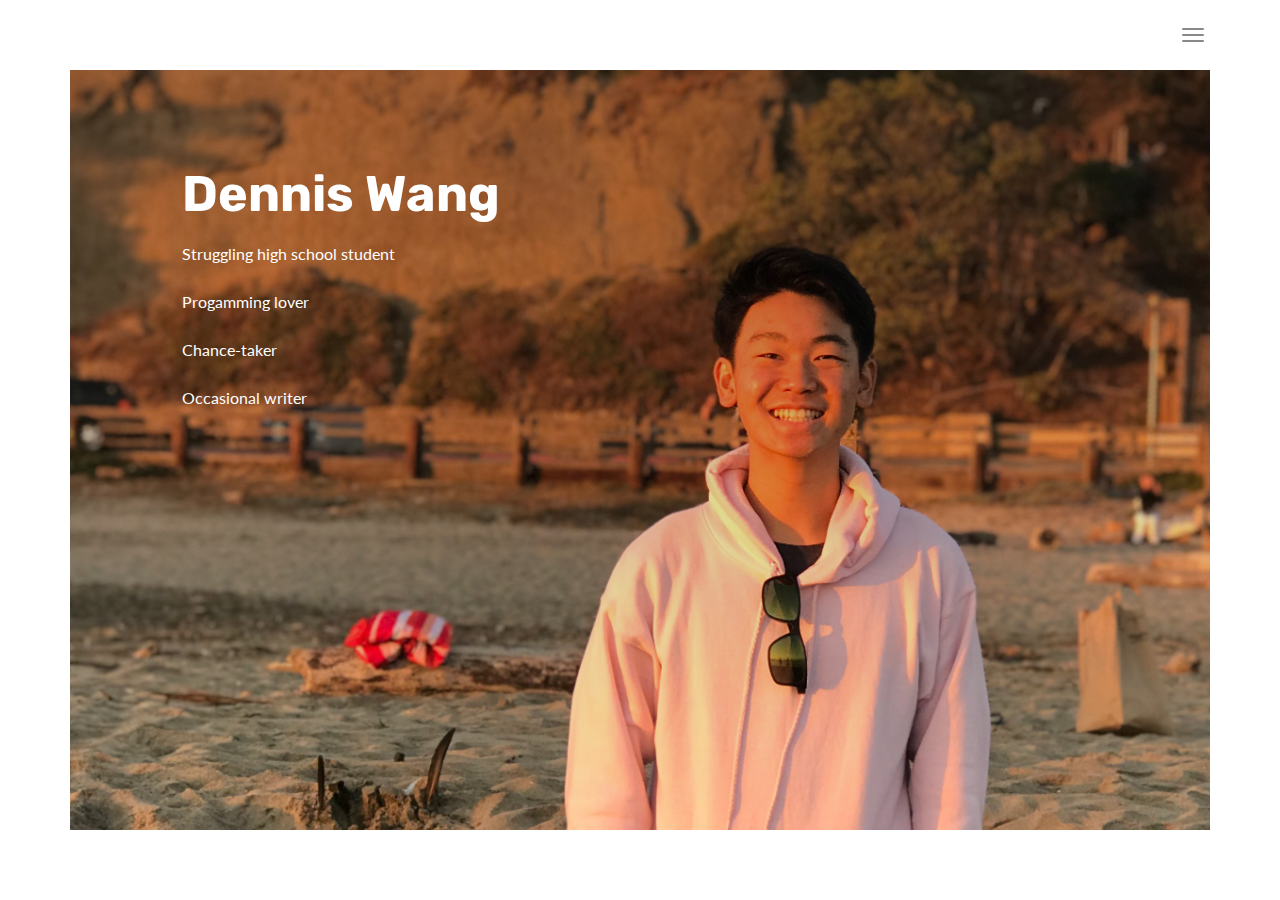
<file: index.html>
<!DOCTYPE html>
<html lang="en">

<head>
  <meta charset="UTF-8">
  <meta content="IE=edge" http-equiv="X-UA-Compatible">
  <meta content="width=device-width,initial-scale=1" name="viewport">
  <meta content="description" name="description">
  <meta name="google" content="notranslate" />

  <!-- Disable tap highlight on IE -->
  <meta name="msapplication-tap-highlight" content="no">
  
  <title>Home</title>  

<link href="./orig/main.3da94fde.css" rel="stylesheet"></head>

<body>

 <!-- Add your content of header -->
<header>
  <nav class="navbar navbar-fixed-top navbar-default">
    <div class="container">
        <button type="button" class="navbar-toggle">
          <span class="sr-only">Toggle navigation</span>
          <span class="icon-bar"></span>
          <span class="icon-bar"></span>
          <span class="icon-bar"></span>
        </button>
        
      <nav class="navbar-fullscreen" id="navbar-middle">
        <button type="button" class="close" aria-label="Close"><span aria-hidden="true">&times;</span></button>
        <ul class="navbar-fullscreen-links">
          <li><a href="./index.html" title="">Home</a></li>
          <li><a href="./about.html" title="">About me</a></li>
          <li><a href="./project.html" title="">Projects</a></li>
          <li><a href="./pictures.html" title="">Pictures</a></li>
          <!--
          <li><a href="./blog.html" title="">Blog</a></li>
        -->
        </ul>

        <div class="footer-container">
           
          <p><small>© Dennis Wang</small></p>
          <p class="footer-share-icons">
              <a href="https://www.facebook.com/dennis.wang.1293" class="fa-icon" title="">
                  <i class="fa fa-facebook" aria-hidden="true"></i>
              </a>
              <a href="https://www.instagram.com/dwangman/" class="fa-icon" title="">
                  <i class="fa fa-instagram" aria-hidden="true"></i>
              </a>
              
              
              <a href="https://www.linkedin.com/in/denniswang123" class = "fa-icon" title="">
                  <i class="fa fa-linkedin" aria-hidden="true"></i>
              </a>
          </p>
                       
        </div>


      </nav> 
    
    </div>
  </nav>
</header>

  
<div class="hero-full-container background-image-container white-text-container" style="background-image:url('./assets/main/Dennis-home.jpg'); background-position: 0% 25%; background-size: 125%">
  <div class="overlay-gradient"></div>
  <div class="container">
    <div class="row">
      <div class="col-xs-12 col-md-7 col-md-offset-1">
        <div class="hero-full-wrapper">
          <div class="text-content">
            <h1>Dennis Wang</h1>
            <p>Struggling high school student</p>
            <p>Progamming lover</p>
            <p>Chance-taker</p>
            <p>Occasional writer</p>
          </div>
        </div>
      </div>
    </div>
  </div>
</div>

<script>
  document.addEventListener("DOMContentLoaded", function (event) {
    navbarFixedTopAnimation();
    closeMenuBeforeGoingToPage();
  });
</script>

<script>
    document.addEventListener("DOMContentLoaded", function (event) {
      navbarToggleSidebar();
      closeMenuBeforeGoingToPage();
      navActivePage();
    });
</script>
 <script type="text/javascript" src="./orig/main.4c6e144e.js"></script></body>

</html>
</file>
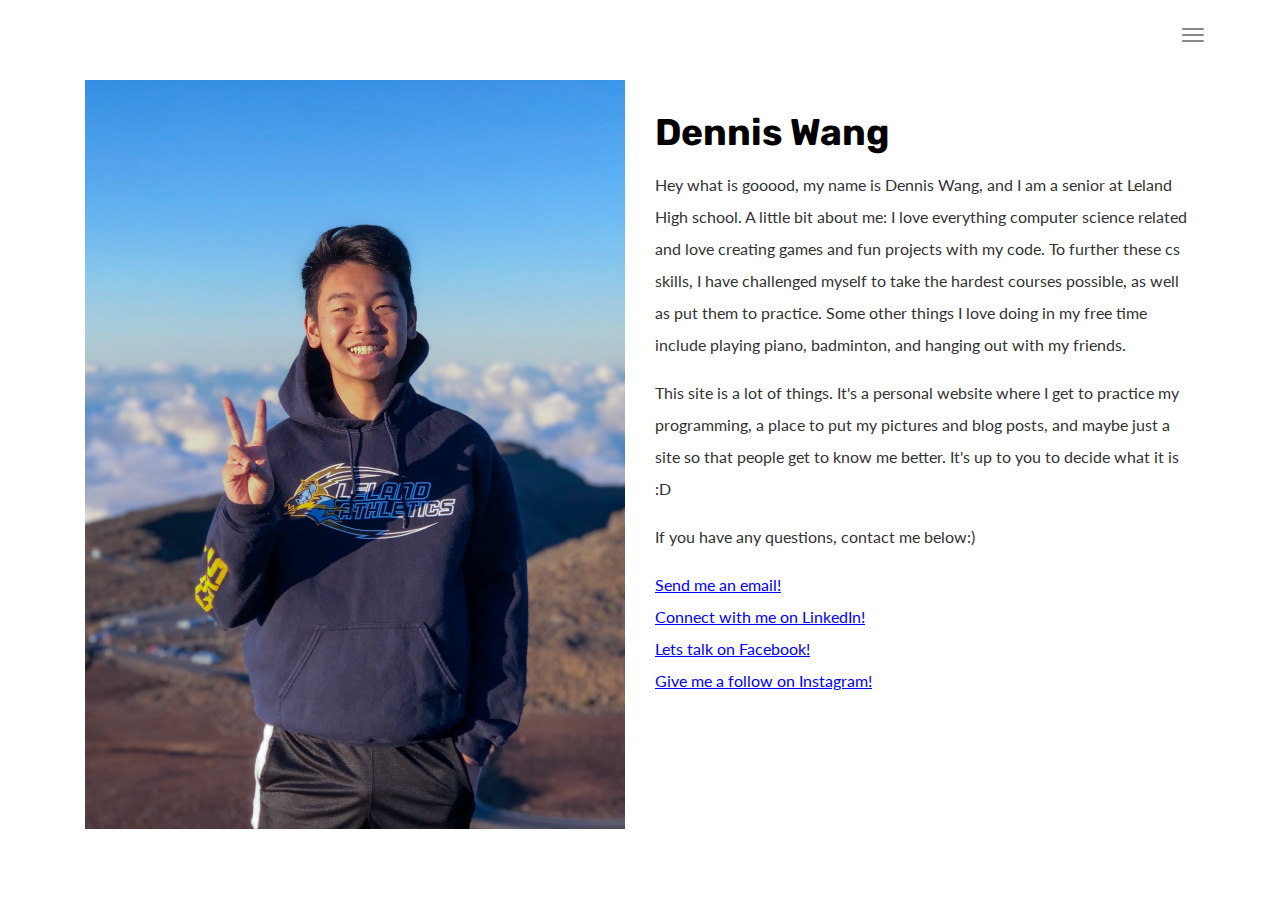
<file: about.html>
<!DOCTYPE html>
<html lang="en">

<head>
  <meta charset="UTF-8">
  <meta content="IE=edge" http-equiv="X-UA-Compatible">
  <meta content="width=device-width,initial-scale=1" name="viewport">
  <meta content="description" name="description">
  <meta name="google" content="notranslate" />

  <!-- Disable tap highlight on IE -->
  <meta name="msapplication-tap-highlight" content="no">
  

  
  <title>About me</title>  

<link href="./orig/main.3da94fde.css" rel="stylesheet"></head>

<body>

<!-- Add your content of header -->

<header>
  <nav class="navbar navbar-fixed-top navbar-default">
    <div class="container">
        <button type="button" class="navbar-toggle">
          <span class="sr-only">Toggle navigation</span>
          <span class="icon-bar"></span>
          <span class="icon-bar"></span>
          <span class="icon-bar"></span>
        </button>
        
      <nav class="navbar-fullscreen" id="navbar-middle">
        <button type="button" class="close" aria-label="Close"><span aria-hidden="true">&times;</span></button>
        <ul class="navbar-fullscreen-links">
          <li><a href="./index.html" title="">Home</a></li>
          <li><a href="./about.html" title="">About me</a></li>
          <li><a href="./project.html" title="">Projects</a></li>
          <li><a href="./pictures.html" title="">Pictures</a></li>
          <!--
          <li><a href="./blog.html" title="">Blog</a></li>
        -->
        </ul>

        <div class="footer-container">
           
          <p><small>© Dennis Wang</small></p>
          <p class="footer-share-icons">
              <a href="https://www.facebook.com/dennis.wang.1293" class="fa-icon" title="">
                  <i class="fa fa-facebook" aria-hidden="true"></i>
              </a>
              <a href="https://www.instagram.com/dwangman/" class="fa-icon" title="">
                  <i class="fa fa-instagram" aria-hidden="true"></i>
              </a>
              
              
              <a href="https://www.linkedin.com/in/denniswang123" class = "fa-icon" title="">
                  <i class="fa fa-linkedin" aria-hidden="true"></i>
              </a>
          </p>
          </p>
                       
        </div>


      </nav> 
    
    </div>
  </nav>
</header>
<div class="section-container content-container">
    <div class="container">
        <div class="row">
            <div class="col-xs-12">
                <div class="col-md-6">
                    <img src="./assets/main/DennisAbout2.jpg" class="img-responsive" alt=""> 
                </div>
                <div class="col-md-6">
                    <h1 class="h2">Dennis Wang</h1>
                    <p>Hey what is gooood, my name is Dennis Wang, and I am a senior at Leland High school. A little bit about me: I love everything computer science related and love creating games and fun projects with my code. To further these cs skills, I have challenged myself to take the hardest courses possible, as well as put them to practice. Some other things I love doing in my free time include playing piano, badminton, and hanging out with my friends.</p>
                     
                    <p>This site is a lot of things. It's a personal website where I get to practice my programming, a place to put my pictures and blog posts, and maybe just a site so that people get to know me better. It's up to you to decide what it is :D</p>
                    <p> If you have any questions, contact me below:)</p>
                    <ul class="list-unstyled">
                        <li>
                            <a href="mailto:dennis.wangdot@gmail.com" title="" class="link-like-text"><font color="blue"><u>Send me an email!</u></font></a>
                        </li>
                        <li>
                            <a href="https://www.linkedin.com/in/denniswang123"> <font color="blue"><u>Connect with me on LinkedIn!</u></font></a>
                        </li>
                        <li>
                            <a href="https://www.facebook.com/dennis.wang1293"><font color="blue"><u>Lets talk on Facebook!</u></font></a>
                        </li>
                        <li>
                            <a href="https://www.instagram.com/dwangman/"><font color="blue"><u>Give me a follow on Instagram!</u></font></a>
                        </li>
                    </ul>
                </div>
            </div>
        </div>
    </div>
</div>




<script>
    document.addEventListener("DOMContentLoaded", function (event) {
      navbarToggleSidebar();
      closeMenuBeforeGoingToPage();
      navActivePage();
    });
</script>
 <script type="text/javascript" src="./orig/main.4c6e144e.js"></script></body>

</html>
</file>
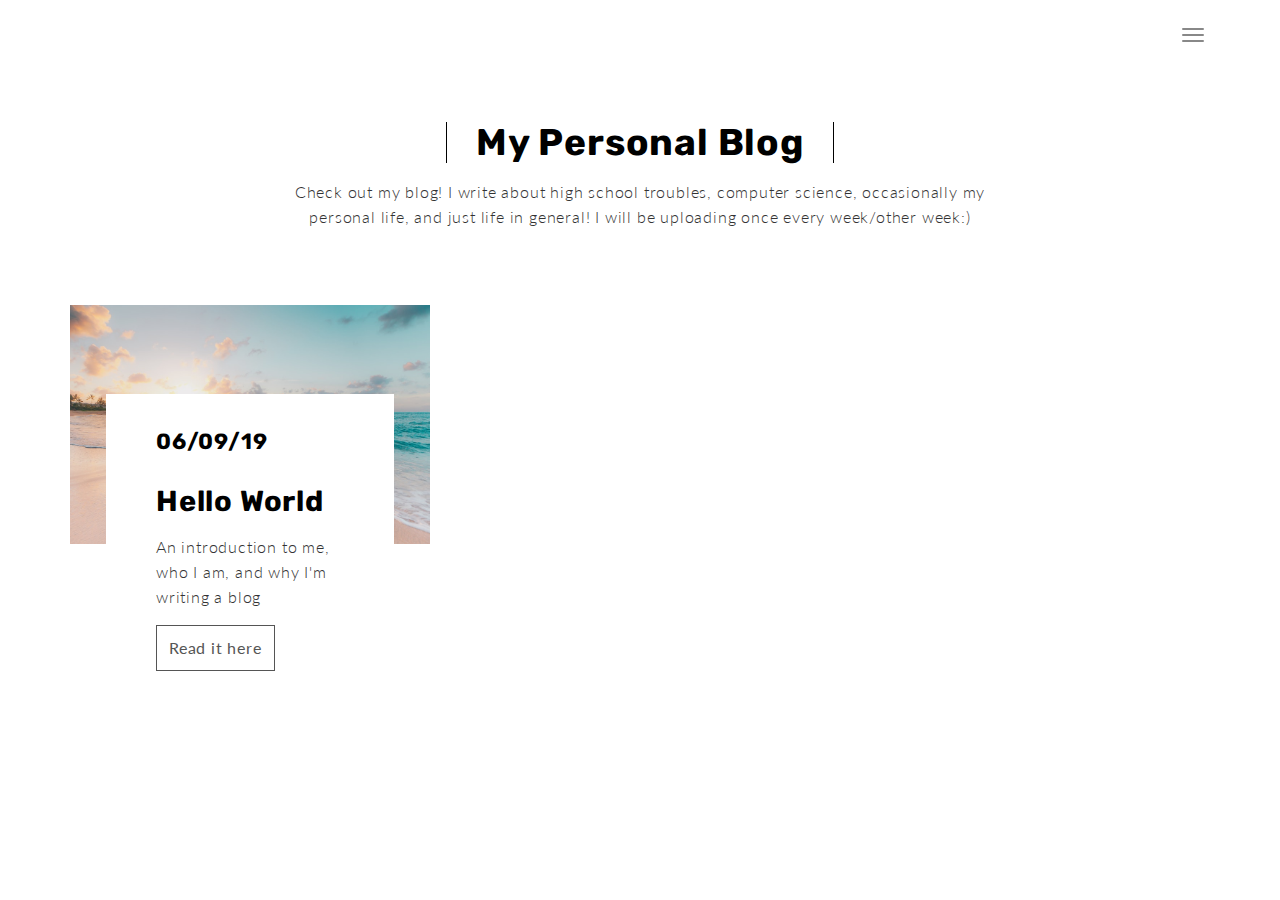
<file: blog.html>
<!DOCTYPE html>
<html lang="en">

<head>
  <meta charset="UTF-8">
  <meta content="IE=edge" http-equiv="X-UA-Compatible">
  <meta content="width=device-width,initial-scale=1" name="viewport">
  <meta content="description" name="description">
  <meta name="google" content="notranslate" />
  <meta content="Mashup templates have been developped by Orson.io team" name="author">

  <!-- Disable tap highlight on IE -->
  <meta name="msapplication-tap-highlight" content="no">
  <link rel="apple-touch-icon" sizes="180x180" href="./assets/apple-icon-180x180.png">
  <link href="./assets/favicon.ico" rel="icon">
  
  <title>Blog</title>  

<link href="./blogTemp/main.3f6952e4.css" rel="stylesheet">
<link href="./orig/main.3da94fde.css" rel="stylesheet"></head>

<body>

 <!-- Add your content of header -->
<header>
  <nav class="navbar navbar-fixed-top navbar-default">
    <div class="container">
        <button type="button" class="navbar-toggle">
          <span class="sr-only">Toggle navigation</span>
          <span class="icon-bar"></span>
          <span class="icon-bar"></span>
          <span class="icon-bar"></span>
        </button>
        
      <nav class="navbar-fullscreen" id="navbar-middle">
        <button type="button" class="close" aria-label="Close"><span aria-hidden="true">&times;</span></button>
        <ul class="navbar-fullscreen-links">
          <li><a href="./index.html" title="">Home</a></li>
          <li><a href="./about.html" title="">About me</a></li>
          <li><a href="./project.html" title="">Projects</a></li>
          <li><a href="./pictures.html" title="">Pictures</a></li>
          <li><a href="./blog.html" title="">Blog</a></li>
        </ul>

        <div class="footer-container">
           
          <p><small>© Dennis Wang</small></p>
          <p class="footer-share-icons">
              <a href="https://www.facebook.com/dennis.wang.1293" class="fa-icon" title="">
                  <i class="fa fa-facebook" aria-hidden="true"></i>
              </a>
              <a href="https://www.instagram.com/dwangman/" class="fa-icon" title="">
                  <i class="fa fa-instagram" aria-hidden="true"></i>
              </a>
              
             
              <a href="https://www.linkedin.com/in/denniswang123" class = "fa-icon" title="">
                  <i class="fa fa-linkedin" aria-hidden="true"></i>
              </a>
          </p>
                       
        </div>


      </nav> 
    
    </div>
  </nav>
</header>
  

<div class="section-container">
  <div class="container">
    <div class="row">
      
      <div class="col-sm-8 col-sm-offset-2 section-container-spacer">
        <div class="text-center">
          <h1 class="h2">My Personal Blog</h1>
          <p>Check out my blog! I write about high school troubles, computer science, occasionally my personal life, and just life in general! I will be uploading once every week/other week:)</p>
        </div>
      </div>

      <div class="col-md-12">
     
      <div id="myCarousel" class="carousel slide projects-carousel">
        <!-- Carousel items -->
        <div class="carousel-inner">
            <div class="item active">
                <div class="row">
              
                    <div class="col-sm-4">
                      <a href="https://medium.com/@dennis.wangdot/hello-world-9feaa4fb8f66" title="" >
                        <img src="./assets/blog/blog1.jpg" alt="" class="img-responsive">
                      </a>
                      <div class="card-container card-container-lg">
                        <h4>06/09/19</h4>
                        <h3>Hello World</h3>
                        <p>An introduction to me, who I am, and why I'm writing a blog</p>
                        <a href="https://medium.com/@dennis.wangdot/hello-world-9feaa4fb8f66" title="" class="btn btn-default">Read it here</a>
                      </div>
                    </div>
                    
                </div>
                <!--/row-->
            </div>
          </div>
            <!--/item-->
  



    <!--/myCarousel-->
    </div>



    </div>
  </div>
</div>



<script>
  document.addEventListener("DOMContentLoaded", function (event) {
     navActivePage();
  });
</script>
<script type="text/javascript" src="./blogTemp/main.70a66962.js"></script>

<script>
  document.addEventListener("DOMContentLoaded", function (event) {
    navbarFixedTopAnimation();
    closeMenuBeforeGoingToPage();
  });
</script>

<script>
    document.addEventListener("DOMContentLoaded", function (event) {
      navbarToggleSidebar();
      closeMenuBeforeGoingToPage();
      navActivePage();
    });
</script>
 <script type="text/javascript" src="./orig/main.4c6e144e.js"></script></body>

</html>
</file>
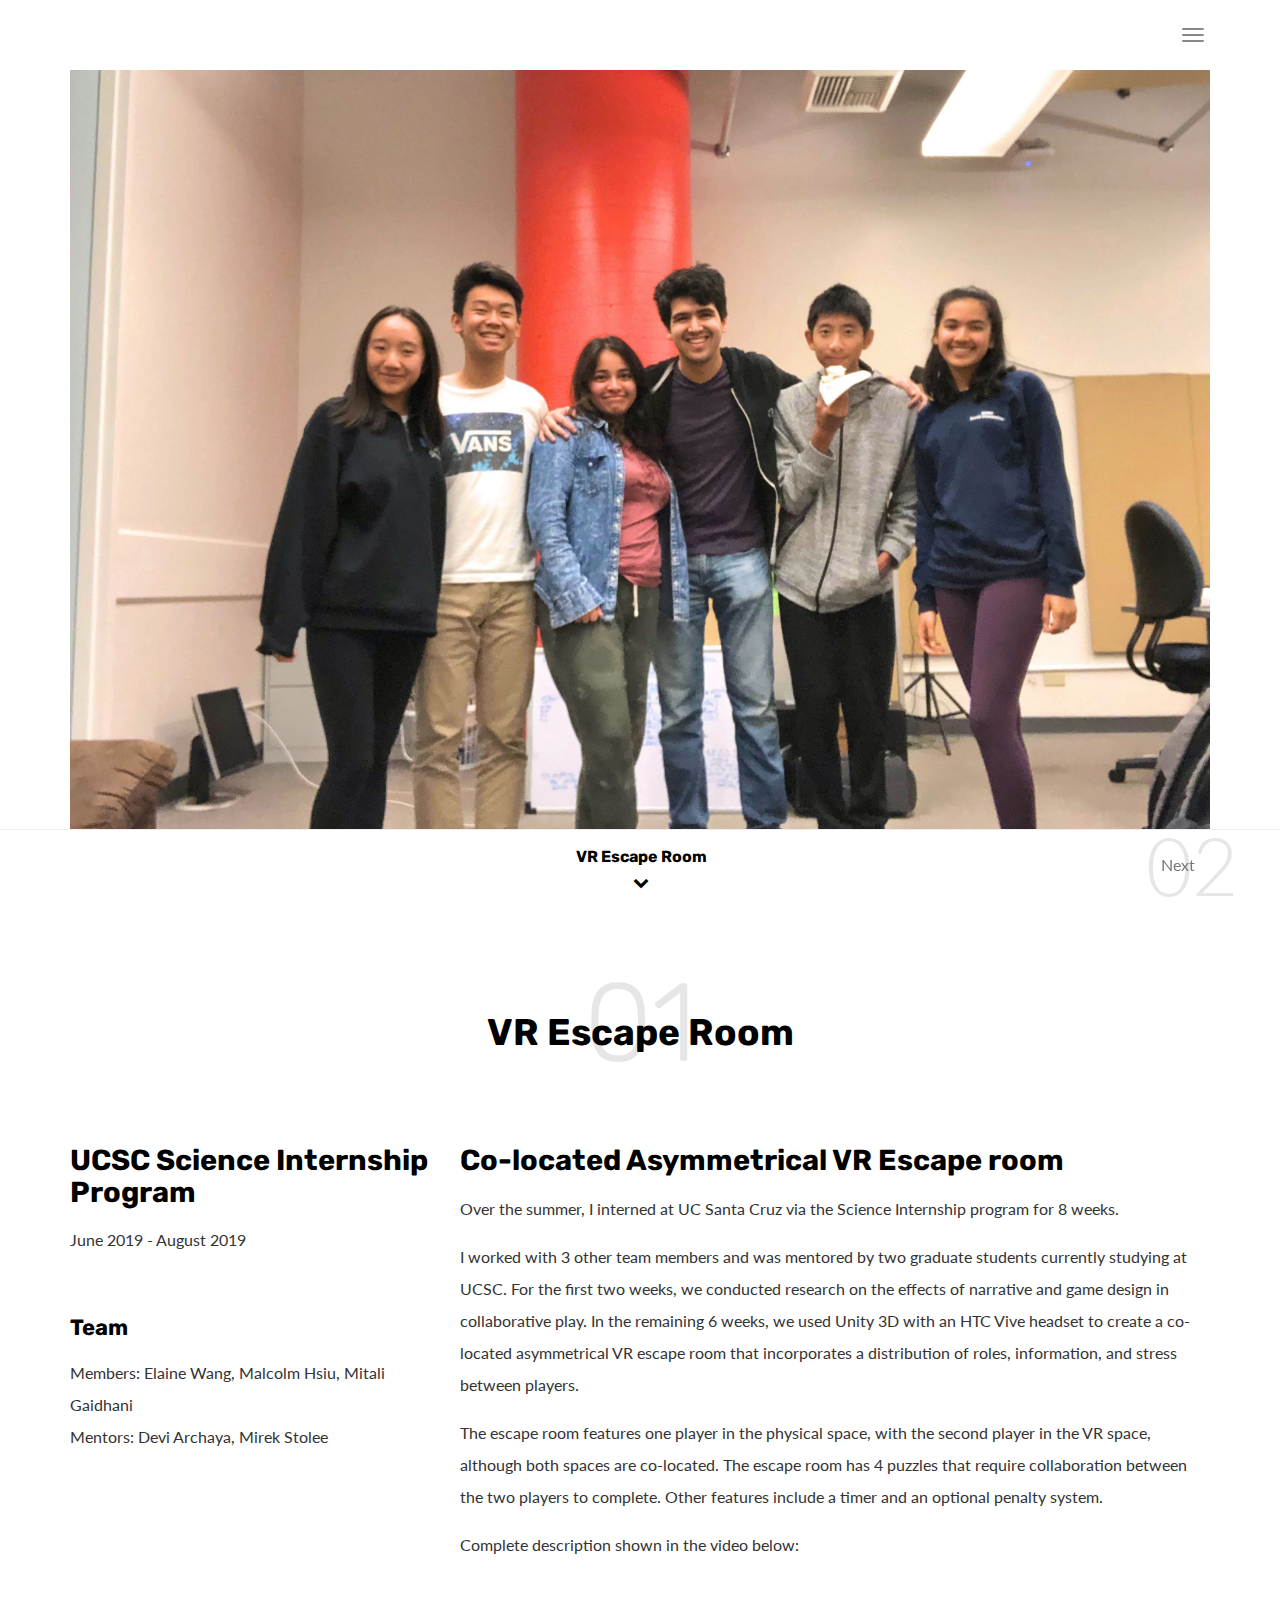
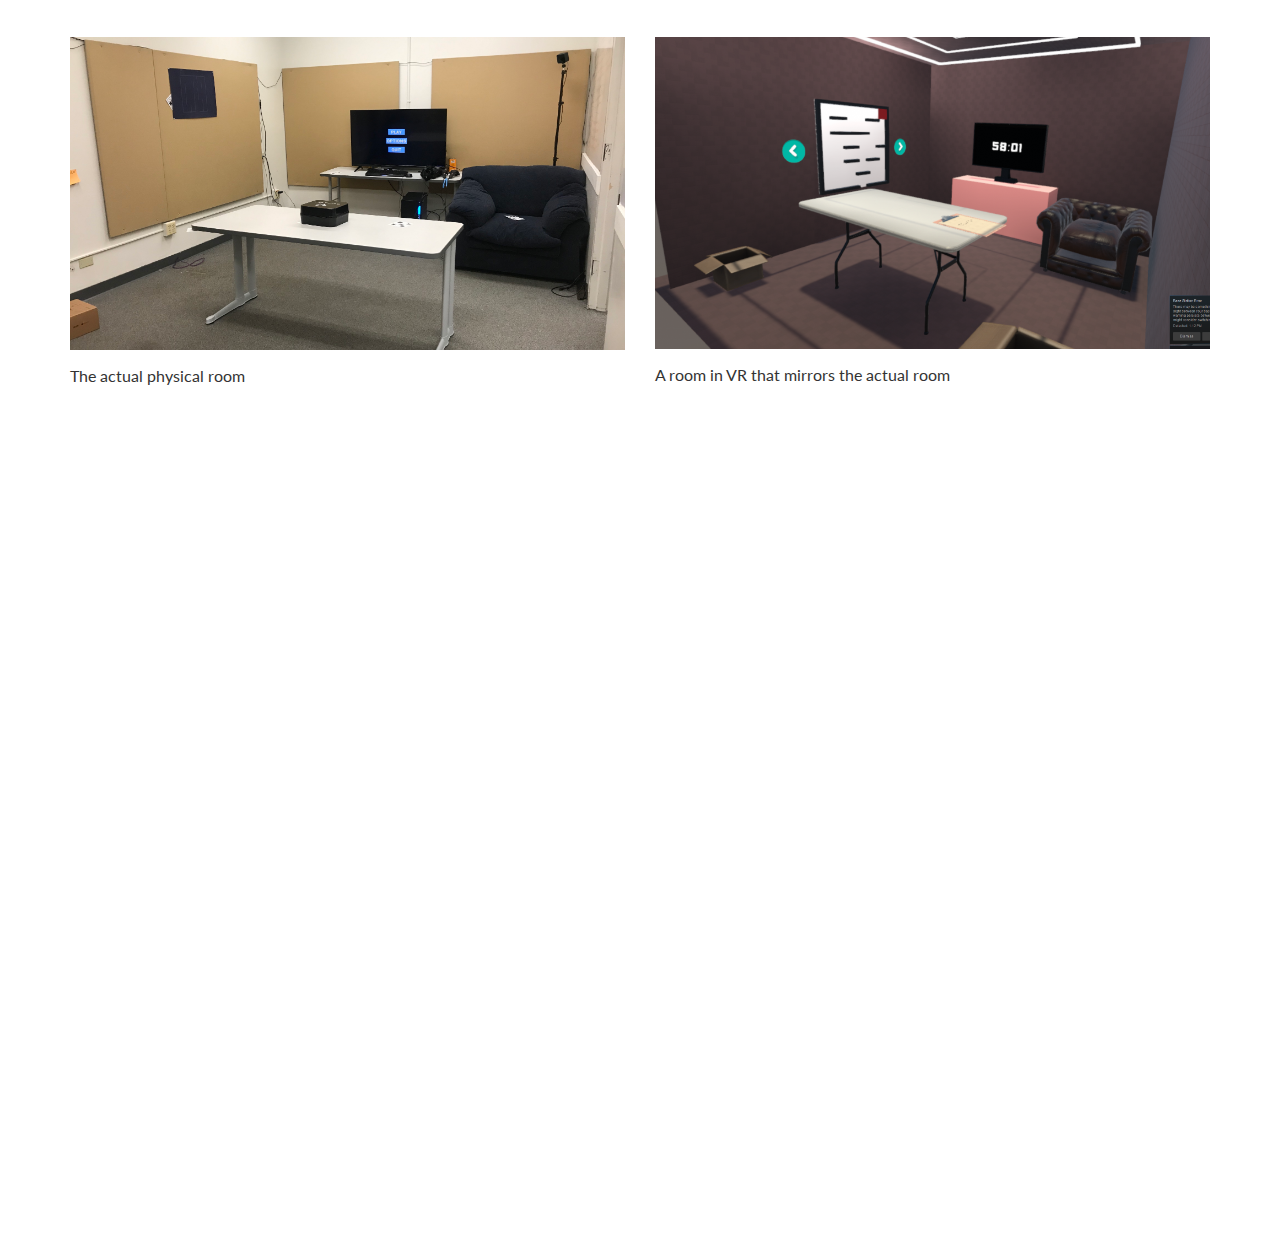
<file: project.html>
<!DOCTYPE html>
<html lang="en">

<head>
  <meta charset="UTF-8">
  <meta content="IE=edge" http-equiv="X-UA-Compatible">
  <meta content="width=device-width,initial-scale=1" name="viewport">
  <meta content="description" name="description">
  <meta name="google" content="notranslate" />
  <meta content="Mashup templates have been developped by Orson.io team" name="author">

  <!-- Disable tap highlight on IE -->
  <meta name="msapplication-tap-highlight" content="no">
  
  <link rel="apple-touch-icon" sizes="180x180" href="./assets/apple-icon-180x180.png">
  <link href="./assets/favicon.ico" rel="icon">
  
  <title>Projects</title>  

<link href="./orig/main.3da94fde.css" rel="stylesheet"></head>

<body>

 <!-- Add your content of header -->

<header>
  <nav class="navbar navbar-fixed-top navbar-default">
    <div class="container">
        <button type="button" class="navbar-toggle">
          <span class="sr-only">Toggle navigation</span>
          <span class="icon-bar"></span>
          <span class="icon-bar"></span>
          <span class="icon-bar"></span>
        </button>
        
      <nav class="navbar-fullscreen" id="navbar-middle">
        <button type="button" class="close" aria-label="Close"><span aria-hidden="true">&times;</span></button>
        <ul class="navbar-fullscreen-links">
          <li><a href="./index.html" title="">Home</a></li>
          <li><a href="./about.html" title="">About me</a></li>
          <li><a href="./project.html" title="">Projects</a></li>
          <li><a href="./pictures.html" title="">Pictures</a></li>
          <!--
          <li><a href="./blog.html" title="">Blog</a></li>
        -->
        </ul>

        <div class="footer-container">
           
          <p><small>© Dennis Wang</small></p>
          <p class="footer-share-icons">
              <a href="https://www.facebook.com/dennis.wang.1293" class="fa-icon" title="">
                  <i class="fa fa-facebook" aria-hidden="true"></i>
              </a>
              <a href="https://www.instagram.com/dwangman/" class="fa-icon" title="">
                  <i class="fa fa-instagram" aria-hidden="true"></i>
              </a>
              
              
              <a href="https://www.linkedin.com/in/denniswang123" class = "fa-icon" title="">
                  <i class="fa fa-linkedin" aria-hidden="true"></i>
              </a>
          </p>
                       
        </div>


      </nav> 
    
    </div>
  </nav>
</header>

<div class="hero-full-container background-image-container white-text-container" style="background-image:url('./assets/projects/team.jpg')">
  <div class="container">
    <div class="row">
      <div class="col-xs-12">
        <div class="hero-full-wrapper">
          <div class="text-content  text-center">
          </div>
        </div>
      </div>
    </div>
  </div></div>


<div class="section-container">
  <div class="container">
    <div class="row">
      <div class="col-xs-12">
        <div class="text-center section-container-spacer">
          <h2 class="with-project-number"><span class="project-number">01</span>VR Escape Room</h2>
        </div>
        <div class="row section-container-spacer">
          <div class="col-md-4">
              <div class="section-container-spacer">
                <h3>UCSC Science Internship Program</h3>
                <p>June 2019 - August 2019</p>
              </div>

              <h4>Team</h4>
              
              <ul class="list-unstyled">
                <li>Members: Elaine Wang, Malcolm Hsiu, Mitali Gaidhani</li>
                <li>Mentors: Devi Archaya, Mirek Stolee</li>
              </ul>
          </div>
          <div class="col-md-8">
            <h3>Co-located Asymmetrical VR Escape room</h3>
            <p>Over the summer, I interned at UC Santa Cruz via the Science Internship program for 8 weeks.</p>
            <p>I worked with 3 other team members and was mentored by two graduate students currently studying at UCSC. For the first two weeks, we conducted research on the effects of narrative and game design in collaborative play. In the remaining 6 weeks, we used Unity 3D with an HTC Vive headset to create a co-located asymmetrical VR escape room that incorporates a distribution of roles, information, and stress between players.</p>
            <p>
              The escape room features one player in the physical space, with the second player in the VR space, although both spaces are co-located. The escape room has 4 puzzles that require collaboration between the two players to complete. Other features include a timer and an optional penalty system. 
            </p>
              <p>
                Complete description shown in the video below:
            </p>
          </div>
        </div>


        
        <div class="row">
            <div class="col-md-6">
            <img src="./assets/projects/actualRoom.jpg" class="img-responsive" alt="" >
            <p>The actual physical room</p>
            </div>
            <div class="col-md-6">
            <img src="./assets/projects/vrRoom.jpg" class="img-responsive" alt="" >
            <p>A room in VR that mirrors the actual room</p>
            </div>
            
    </div>
    <blockquote class="text-center large-spacing">
            
<iframe width="1000" height="600" src="https://www.youtube.com/embed/KyJYw16atY4" frameborder="0" allow="accelerometer; autoplay; encrypted-media; gyroscope; picture-in-picture" allowfullscreen></iframe>

        </blockquote>
  </div>
</div>

<div class="navbar navbar-default navbar-fixed-bottom">
  <div class="container">
    <div class="row">
      <div class="col-xs-12 text-center">
        <ul class="navbar-nav nav">
          <li> 
            <a title="" class="project-nav left"><span class="project-number">&nbsp;&nbsp;</span>&emsp;&emsp;&emsp;</a>
          </li>
        </ul>
        <p class="h5 navbar-text">VR Escape Room<i class="fa fa-chevron-down arrow-down" aria-hidden="true"></i></p>

        <ul class="navbar-nav nav navbar-right">
          <li>
            <a href="./project2.html" title="" class="project-nav right"><span class="project-number">02</span>Next </a>
          </li>
        </ul>
      </div>
    </div>
  </div>
</div>





<script>
    document.addEventListener("DOMContentLoaded", function (event) {
      navbarToggleSidebar();
      closeMenuBeforeGoingToPage();
      navActivePage();
    });
</script>
 <script type="text/javascript" src="./orig/main.4c6e144e.js"></script></body>

</html>
</file>
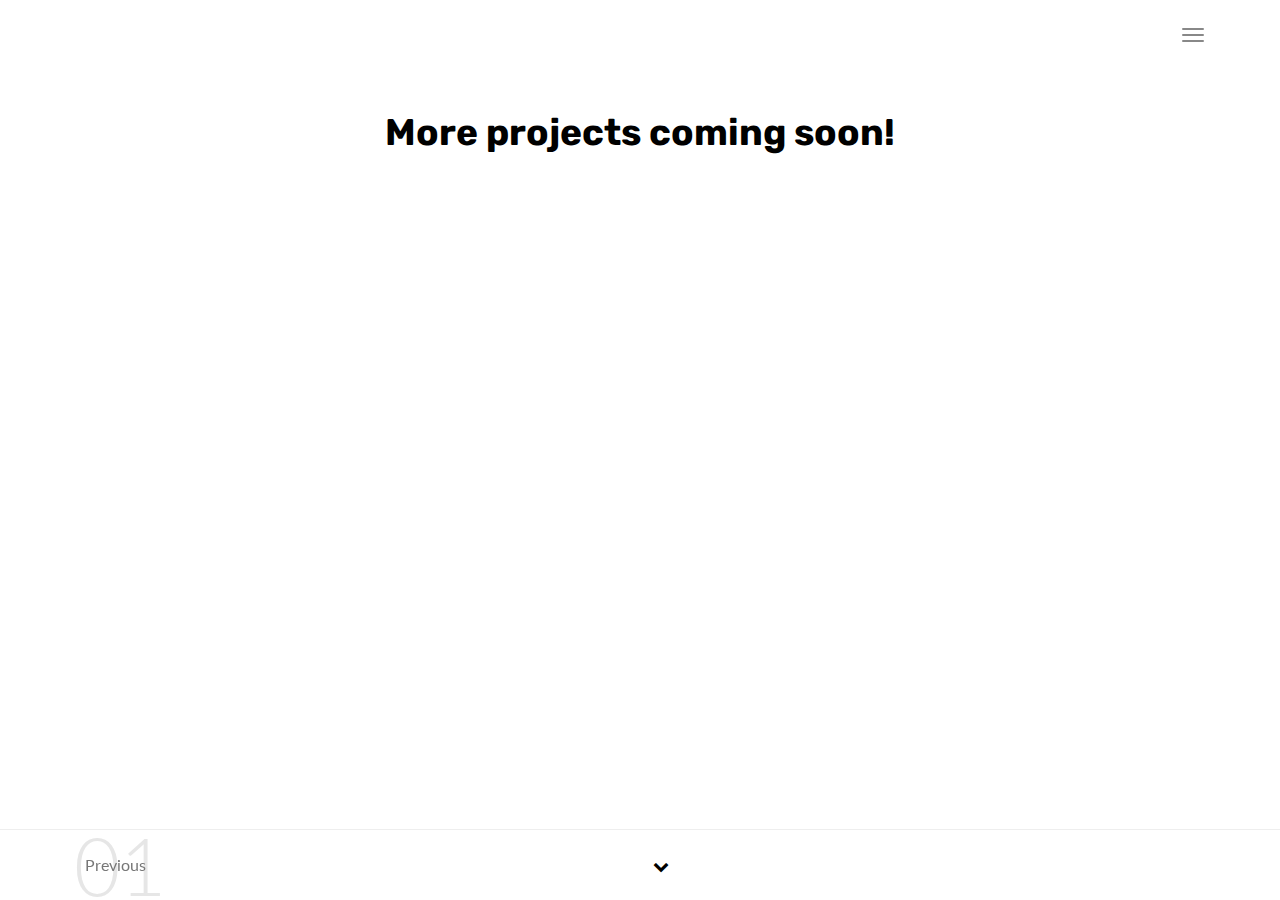
<file: project2.html>
<!DOCTYPE html>
<html lang="en">

<head>
  <meta charset="UTF-8">
  <meta content="IE=edge" http-equiv="X-UA-Compatible">
  <meta content="width=device-width,initial-scale=1" name="viewport">
  <meta content="description" name="description">
  <meta name="google" content="notranslate" />
  <meta content="Mashup templates have been developped by Orson.io team" name="author">

  <!-- Disable tap highlight on IE -->
  <meta name="msapplication-tap-highlight" content="no">
  
  <link rel="apple-touch-icon" sizes="180x180" href="./assets/apple-icon-180x180.png">
  <link href="./assets/favicon.ico" rel="icon">
  
  <title>Projects</title>  

<link href="./orig/main.3da94fde.css" rel="stylesheet"></head>

<body>

 <!-- Add your content of header -->

<header>
  <nav class="navbar navbar-fixed-top navbar-default">
    <div class="container">
        <button type="button" class="navbar-toggle">
          <span class="sr-only">Toggle navigation</span>
          <span class="icon-bar"></span>
          <span class="icon-bar"></span>
          <span class="icon-bar"></span>
        </button>
        
      <nav class="navbar-fullscreen" id="navbar-middle">
        <button type="button" class="close" aria-label="Close"><span aria-hidden="true">&times;</span></button>
        <ul class="navbar-fullscreen-links">
          <li><a href="./index.html" title="">Home</a></li>
          <li><a href="./project.html" title="">About me</a></li>
          <li><a href="./about.html" title="">Projects</a></li>
          <li><a href="./pictures.html" title="">Pictures</a></li>
          <!--
          <li><a href="./blog.html" title="">Blog</a></li>
        -->
        </ul>

        <div class="footer-container">
           
          <p><small>© Dennis Wang</small></p>
          <p class="footer-share-icons">
              <a href="https://www.facebook.com/dennis.wang.1293" class="fa-icon" title="">
                  <i class="fa fa-facebook" aria-hidden="true"></i>
              </a>
              <a href="https://www.instagram.com/dwangman/" class="fa-icon" title="">
                  <i class="fa fa-instagram" aria-hidden="true"></i>
              </a>
              
              
              <a href="https://www.linkedin.com/in/denniswang123" class = "fa-icon" title="">
                  <i class="fa fa-linkedin" aria-hidden="true"></i>
              </a>
          </p>
                       
        </div>


      </nav> 
    
    </div>
  </nav>

  
<!--
<div class="hero-full-container background-image-container white-text-container" style="background-image:url('./assets/images/img-08.jpg')">
  <div class="container">
    <div class="row">
      <div class="col-xs-12">
        <div class="hero-full-wrapper">
          <div class="text-content  text-center">

          </div>
        </div>
      </div>
    </div>
  </div>
</div>
</header>
-->
<div class="section-container">
  <div class="container">
    <div class="row">
      <div class="col-xs-12">
        <div class="text-center section-container-spacer">
          <h2 class="with-project-number"><span class="project-number"></span>More projects coming soon!</h2>
        </div>
        </div>
      </div>
    </div>

<div class="navbar navbar-default navbar-fixed-bottom">
  <div class="container">
    <div class="row">
      <div class="col-xs-12 text-center">
        <ul class="navbar-nav nav">
          <li>
            <a href="./project.html" title="" class="project-nav left"><span class="project-number">&nbsp;&nbsp;01</span>Previous</a>
          </li>
        </ul>
        <p class="h5 navbar-text"><i class="fa fa-chevron-down arrow-down" aria-hidden="true"></i></p>

        <ul class="navbar-nav nav navbar-right">
          <li>
            <a href="" title="" class="project-nav right"><span class="project-number">&nbsp;&nbsp;</span>&emsp;&emsp;&emsp;</a>
          </li>
        </ul>
      </div>
    </div>
  </div>
</div>

<!--
<div class="section-container">
  <div class="container">
    <div class="row">
      <div class="col-xs-12">
        <div class="text-center section-container-spacer">
          <h2 class="with-project-number"><span class="project-number">02</span>Night Photography 2</h2>
        </div>
        <div class="row section-container-spacer">
          <div class="col-md-4">
              <div class="section-container-spacer">
                <h3>Photographic Project 2</h3>
                <p>Menphis June, 2016</p>
              </div>

              <h4>Credits & Crew</h4>
              
              <ul class="list-unstyled">
                <li>Stanford</li> 
                <li>Pablo Malice</li>
                <li>Patricia Stano</li>
              </ul>
              

              <p>Cityzen circus Association</p>
              <p>Menphis City Hall</p>
          </div>
          <div class="col-md-8">
            <h3>How to exchange with the nocturnal light ?</h3>
            <p>Id eu nisl nunc mi ipsum faucibus vitae aliquet. Auctor urna nunc id cursus metus aliquam. A pellentesque sit amet
              porttitor eget dolor morbi. Interdum varius sit amet mattis. Tincidunt dui ut ornare lectus sit amet est placerat
              in. Diam volutpat commodo sed egestas. Praesent elementum facilisis leo vel fringilla est ullamcorper eget nulla.
              Non odio euismod lacinia at quis risus sed vulputate. Lacus sed turpis tincidunt id aliquet risus feugiat.</p>
              <p> Mieget mauris pharetra et ultrices neque ornare. Pellentesque elit ullamcorper dignissim cras tincidunt lobortis.
              Euismod in pellentesque massa placerat. Consectetur libero id faucibus nisl tincidunt eget. Pulvinar etiam non
              quam lacus suspendisse. Tincidunt nunc pulvinar sapien et ligula ullamcorper malesuada. Ante in nibh mauris cursus
              mattis molestie a iaculis. Gravida cum sociis natoque penatibus et magnis dis parturient montes. Ultrices gravida
              dictum fusce ut placerat orci. Id cursus metus aliquam eleifend mi in. Odio eu feugiat pretium nibh ipsum consequat.
            </p>
          </div>
        </div>


        <img src="./assets/images/img-03.jpg" alt="" class="img-responsive">
        <p>Menphis city center</p>

        <blockquote class="text-center large-spacing">
            <p>"Lorem ipsum dolor sit amet, consectetur adipiscing elit. Integer posuere erat a ante."</p>
            <small class="pull-right">Irina Martin</small>
        </blockquote>
        
        <div class="row">
            <div class="col-md-6">
            <img src="./assets/images/img-02.jpg" class="img-responsive" alt="">
            <p>Menphis skyline</p>
            </div>
            <div class="col-md-6">
            <img src="./assets/images/img-01.jpg" class="img-responsive" alt="">
            <p>Artefact Buildging</p>
            </div>
        </div>

        <img src="./assets/images/img-04.jpg" class="img-responsive" alt="">
        <p>Menphis skyline</p>

      </div>
    </div>
  </div>
</div>

<div class="navbar navbar-default navbar-fixed-bottom">
  <div class="container">
    <div class="row">
      <div class="col-xs-12 text-center">
        <ul class="navbar-nav nav">
          <li>
            <a href="./project.html" title="" class="project-nav left"><span class="project-number">&nbsp;&nbsp;01</span>Previous</a>
          </li>
        </ul>
        <p class="h5 navbar-text">Night Photography<i class="fa fa-chevron-down arrow-down" aria-hidden="true"></i></p>

        <ul class="navbar-nav nav navbar-right">
          <li>
            <a href="" title="" class="project-nav right"><span class="project-number">03</span>Next</a>
          </li>
        </ul>
      </div>
    </div>
  </div>
</div>
-->



<script>
    document.addEventListener("DOMContentLoaded", function (event) {
      navbarToggleSidebar();
      closeMenuBeforeGoingToPage();
      navActivePage();
    });
</script>
 <script type="text/javascript" src="./orig/main.4c6e144e.js"></script></body>

</html>
</file>
<file: orig/main.3da94fde.css>
@import url(https://fonts.googleapis.com/css?family=Lato:300,700|Rubik:400,700);@import url(https://maxcdn.bootstrapcdn.com/font-awesome/4.7.0/css/font-awesome.min.css);/*!
 * Bootstrap v3.3.7 (http://getbootstrap.com)
 * Copyright 2011-2016 Twitter, Inc.
 * Licensed under MIT (https://github.com/twbs/bootstrap/blob/master/LICENSE)
 */
/*! normalize.css v3.0.3 | MIT License | github.com/necolas/normalize.css */html{font-family:sans-serif;-ms-text-size-adjust:100%;-webkit-text-size-adjust:100%}body{margin:0}article,aside,details,figcaption,figure,footer,header,hgroup,main,menu,nav,section,summary{display:block}audio,canvas,progress,video{display:inline-block;vertical-align:baseline}audio:not([controls]){display:none;height:0}[hidden],template{display:none}a{background-color:transparent}a:active,a:hover{outline:0}abbr[title]{border-bottom:1px dotted}b,strong{font-weight:700}dfn{font-style:italic}h1{font-size:2em;margin:.67em 0}mark{background:#ff0;color:#000}small{font-size:80%}sub,sup{font-size:75%;line-height:0;position:relative;vertical-align:baseline}sup{top:-.5em}sub{bottom:-.25em}img{border:0}svg:not(:root){overflow:hidden}figure{margin:1em 40px}hr{box-sizing:content-box;height:0}pre{overflow:auto}code,kbd,pre,samp{font-family:monospace,monospace;font-size:1em}button,input,optgroup,select,textarea{color:inherit;font:inherit;margin:0}button{overflow:visible}button,select{text-transform:none}button,html input[type=button],input[type=reset],input[type=submit]{-webkit-appearance:button;cursor:pointer}button[disabled],html input[disabled]{cursor:default}button::-moz-focus-inner,input::-moz-focus-inner{border:0;padding:0}input{line-height:normal}input[type=checkbox],input[type=radio]{box-sizing:border-box;padding:0}input[type=number]::-webkit-inner-spin-button,input[type=number]::-webkit-outer-spin-button{height:auto}input[type=search]{-webkit-appearance:textfield;box-sizing:content-box}input[type=search]::-webkit-search-cancel-button,input[type=search]::-webkit-search-decoration{-webkit-appearance:none}fieldset{border:1px solid silver;margin:0 2px;padding:.35em .625em .75em}textarea{overflow:auto}optgroup{font-weight:700}table{border-collapse:collapse;border-spacing:0}td,th{padding:0}

/*! Source: https://github.com/h5bp/html5-boilerplate/blob/master/src/css/main.css */@media print{*,:after,:before{background:transparent!important;color:#000!important;box-shadow:none!important;text-shadow:none!important}a,a:visited{text-decoration:underline}a[href]:after{content:" (" attr(href) ")"}abbr[title]:after{content:" (" attr(title) ")"}a[href^="#"]:after,a[href^="javascript:"]:after{content:""}blockquote,pre{border:1px solid #999;page-break-inside:avoid}thead{display:table-header-group}img,tr{page-break-inside:avoid}img{max-width:100%!important}h2,h3,p{orphans:3;widows:3}h2,h3{page-break-after:avoid}.navbar{display:none}.btn>.caret,.dropup>.btn>.caret{border-top-color:#000!important}.label{border:1px solid #000}.table{border-collapse:collapse!important}.table td,.table th{background-color:#fff!important}.table-bordered td,.table-bordered th{border:1px solid #ddd!important}}*,:after,:before{-webkit-box-sizing:border-box;-moz-box-sizing:border-box;box-sizing:border-box}html{font-size:10px;-webkit-tap-highlight-color:transparent}body{font-family:Lato,Helvetica,Arial,sans-serif;font-size:16px;line-height:2;color:#333;background-color:#fff}button,input,select,textarea{font-family:inherit;font-size:inherit;line-height:inherit}a{color:#333;text-decoration:none}a:focus,a:hover{color:#0d0d0d;text-decoration:underline}a:focus{outline:5px auto -webkit-focus-ring-color;outline-offset:-2px}figure{margin:0}img{vertical-align:middle}.img-responsive{display:block;max-width:100%;height:auto}.img-rounded{border-radius:0}.img-thumbnail{padding:4px;line-height:2;background-color:#fff;border:1px solid #ddd;border-radius:0;-webkit-transition:all .2s ease-in-out;-o-transition:all .2s ease-in-out;transition:all .2s ease-in-out;display:inline-block;max-width:100%;height:auto}.img-circle{border-radius:50%}hr{margin-top:32px;margin-bottom:32px;border:0;border-top:1px solid #eee}.sr-only{position:absolute;width:1px;height:1px;margin:-1px;padding:0;overflow:hidden;clip:rect(0,0,0,0);border:0}.sr-only-focusable:active,.sr-only-focusable:focus{position:static;width:auto;height:auto;margin:0;overflow:visible;clip:auto}[role=button]{cursor:pointer}.h1,.h2,.h3,.h4,.h5,.h6,h1,h2,h3,h4,h5,h6{font-family:Rubik,Helvetica,Arial,sans-serif;font-weight:700;line-height:1.1;color:#000}.h1 .small,.h1 small,.h2 .small,.h2 small,.h3 .small,.h3 small,.h4 .small,.h4 small,.h5 .small,.h5 small,.h6 .small,.h6 small,h1 .small,h1 small,h2 .small,h2 small,h3 .small,h3 small,h4 .small,h4 small,h5 .small,h5 small,h6 .small,h6 small{font-weight:400;line-height:1;color:#777}.h1,.h2,.h3,h1,h2,h3{margin-top:32px;margin-bottom:16px}.h1 .small,.h1 small,.h2 .small,.h2 small,.h3 .small,.h3 small,h1 .small,h1 small,h2 .small,h2 small,h3 .small,h3 small{font-size:65%}.h4,.h5,.h6,h4,h5,h6{margin-top:16px;margin-bottom:16px}.h4 .small,.h4 small,.h5 .small,.h5 small,.h6 .small,.h6 small,h4 .small,h4 small,h5 .small,h5 small,h6 .small,h6 small{font-size:75%}.h1,h1{font-size:50px}.h2,h2{font-size:37px}.h3,h3{font-size:29px}.h4,h4{font-size:22px}.h5,h5{font-size:16px}.h6,h6{font-size:14px}p{margin:0 0 16px}.lead{margin-bottom:32px;font-size:18px;font-weight:300;line-height:1.4}@media (min-width:768px){.lead{font-size:24px}}.small,small{font-size:87%}.mark,mark{background-color:#fcf8e3;padding:.2em}.text-left{text-align:left}.text-right{text-align:right}.text-center{text-align:center}.text-justify{text-align:justify}.text-nowrap{white-space:nowrap}.text-lowercase{text-transform:lowercase}.initialism,.text-uppercase{text-transform:uppercase}.text-capitalize{text-transform:capitalize}.text-muted{color:#777}.text-primary{color:#333}a.text-primary:focus,a.text-primary:hover{color:#1a1a1a}.text-success{color:#fff}a.text-success:focus,a.text-success:hover{color:#e6e6e6}.text-info{color:#31708f}a.text-info:focus,a.text-info:hover{color:#245269}.text-warning{color:#8a6d3b}a.text-warning:focus,a.text-warning:hover{color:#66512c}.text-danger{color:#fff}a.text-danger:focus,a.text-danger:hover{color:#e6e6e6}.bg-primary{color:#fff;background-color:#333}a.bg-primary:focus,a.bg-primary:hover{background-color:#1a1a1a}.bg-success{background-color:#684ad7}a.bg-success:focus,a.bg-success:hover{background-color:#4b2bc3}.bg-info{background-color:#d9edf7}a.bg-info:focus,a.bg-info:hover{background-color:#afd9ee}.bg-warning{background-color:#fcf8e3}a.bg-warning:focus,a.bg-warning:hover{background-color:#f7ecb5}.bg-danger{background-color:#d9534f}a.bg-danger:focus,a.bg-danger:hover{background-color:#c9302c}.page-header{padding-bottom:15px;margin:64px 0 32px;border-bottom:1px solid #eee}ol,ul{margin-top:0;margin-bottom:16px}ol ol,ol ul,ul ol,ul ul{margin-bottom:0}.list-inline,.list-unstyled{padding-left:0;list-style:none}.list-inline{margin-left:-5px}.list-inline>li{display:inline-block;padding-left:5px;padding-right:5px}dl{margin-top:0;margin-bottom:32px}dd,dt{line-height:2}dt{font-weight:700}dd{margin-left:0}.dl-horizontal dd:after,.dl-horizontal dd:before{content:" ";display:table}.dl-horizontal dd:after{clear:both}@media (min-width:768px){.dl-horizontal dt{float:left;width:160px;clear:left;text-align:right;overflow:hidden;text-overflow:ellipsis;white-space:nowrap}.dl-horizontal dd{margin-left:180px}}abbr[data-original-title],abbr[title]{cursor:help;border-bottom:1px dotted #777}.initialism{font-size:90%}blockquote{padding:16px 32px;margin:0 0 32px;font-size:20px;border-left:5px solid #eee}blockquote ol:last-child,blockquote p:last-child,blockquote ul:last-child{margin-bottom:0}blockquote .small,blockquote footer,blockquote small{display:block;font-size:80%;line-height:2;color:#777}blockquote .small:before,blockquote footer:before,blockquote small:before{content:"\2014   \A0"}.blockquote-reverse,blockquote.pull-right{padding-right:15px;padding-left:0;border-right:5px solid #eee;border-left:0;text-align:right}.blockquote-reverse .small:before,.blockquote-reverse footer:before,.blockquote-reverse small:before,blockquote.pull-right .small:before,blockquote.pull-right footer:before,blockquote.pull-right small:before{content:""}.blockquote-reverse .small:after,.blockquote-reverse footer:after,.blockquote-reverse small:after,blockquote.pull-right .small:after,blockquote.pull-right footer:after,blockquote.pull-right small:after{content:"\A0   \2014"}address{margin-bottom:32px;font-style:normal;line-height:2}code,kbd,pre,samp{font-family:Menlo,Monaco,Consolas,Courier New,monospace}code{color:#c7254e;background-color:#f9f2f4}code,kbd{padding:2px 4px;font-size:90%;border-radius:0}kbd{color:#fff;background-color:#333;box-shadow:inset 0 -1px 0 rgba(0,0,0,.25)}kbd kbd{padding:0;font-size:100%;font-weight:700;box-shadow:none}pre{display:block;padding:15.5px;margin:0 0 16px;font-size:15px;line-height:2;word-break:break-all;word-wrap:break-word;color:#333;background-color:#f5f5f5;border:1px solid #ccc;border-radius:0}pre code{padding:0;font-size:inherit;color:inherit;white-space:pre-wrap;background-color:transparent;border-radius:0}.pre-scrollable{max-height:340px;overflow-y:scroll}.container{margin-right:auto;margin-left:auto;padding-left:15px;padding-right:15px}.container:after,.container:before{content:" ";display:table}.container:after{clear:both}@media (min-width:768px){.container{width:750px}}@media (min-width:992px){.container{width:970px}}@media (min-width:1200px){.container{width:1170px}}.container-fluid{margin-right:auto;margin-left:auto;padding-left:15px;padding-right:15px}.container-fluid:after,.container-fluid:before{content:" ";display:table}.container-fluid:after{clear:both}.row{margin-left:-15px;margin-right:-15px}.row:after,.row:before{content:" ";display:table}.row:after{clear:both}.col-lg-1,.col-lg-2,.col-lg-3,.col-lg-4,.col-lg-5,.col-lg-6,.col-lg-7,.col-lg-8,.col-lg-9,.col-lg-10,.col-lg-11,.col-lg-12,.col-md-1,.col-md-2,.col-md-3,.col-md-4,.col-md-5,.col-md-6,.col-md-7,.col-md-8,.col-md-9,.col-md-10,.col-md-11,.col-md-12,.col-sm-1,.col-sm-2,.col-sm-3,.col-sm-4,.col-sm-5,.col-sm-6,.col-sm-7,.col-sm-8,.col-sm-9,.col-sm-10,.col-sm-11,.col-sm-12,.col-xs-1,.col-xs-2,.col-xs-3,.col-xs-4,.col-xs-5,.col-xs-6,.col-xs-7,.col-xs-8,.col-xs-9,.col-xs-10,.col-xs-11,.col-xs-12{position:relative;min-height:1px;padding-left:15px;padding-right:15px}.col-xs-1,.col-xs-2,.col-xs-3,.col-xs-4,.col-xs-5,.col-xs-6,.col-xs-7,.col-xs-8,.col-xs-9,.col-xs-10,.col-xs-11,.col-xs-12{float:left}.col-xs-1{width:8.33333%}.col-xs-2{width:16.66667%}.col-xs-3{width:25%}.col-xs-4{width:33.33333%}.col-xs-5{width:41.66667%}.col-xs-6{width:50%}.col-xs-7{width:58.33333%}.col-xs-8{width:66.66667%}.col-xs-9{width:75%}.col-xs-10{width:83.33333%}.col-xs-11{width:91.66667%}.col-xs-12{width:100%}.col-xs-pull-0{right:auto}.col-xs-pull-1{right:8.33333%}.col-xs-pull-2{right:16.66667%}.col-xs-pull-3{right:25%}.col-xs-pull-4{right:33.33333%}.col-xs-pull-5{right:41.66667%}.col-xs-pull-6{right:50%}.col-xs-pull-7{right:58.33333%}.col-xs-pull-8{right:66.66667%}.col-xs-pull-9{right:75%}.col-xs-pull-10{right:83.33333%}.col-xs-pull-11{right:91.66667%}.col-xs-pull-12{right:100%}.col-xs-push-0{left:auto}.col-xs-push-1{left:8.33333%}.col-xs-push-2{left:16.66667%}.col-xs-push-3{left:25%}.col-xs-push-4{left:33.33333%}.col-xs-push-5{left:41.66667%}.col-xs-push-6{left:50%}.col-xs-push-7{left:58.33333%}.col-xs-push-8{left:66.66667%}.col-xs-push-9{left:75%}.col-xs-push-10{left:83.33333%}.col-xs-push-11{left:91.66667%}.col-xs-push-12{left:100%}.col-xs-offset-0{margin-left:0}.col-xs-offset-1{margin-left:8.33333%}.col-xs-offset-2{margin-left:16.66667%}.col-xs-offset-3{margin-left:25%}.col-xs-offset-4{margin-left:33.33333%}.col-xs-offset-5{margin-left:41.66667%}.col-xs-offset-6{margin-left:50%}.col-xs-offset-7{margin-left:58.33333%}.col-xs-offset-8{margin-left:66.66667%}.col-xs-offset-9{margin-left:75%}.col-xs-offset-10{margin-left:83.33333%}.col-xs-offset-11{margin-left:91.66667%}.col-xs-offset-12{margin-left:100%}@media (min-width:768px){.col-sm-1,.col-sm-2,.col-sm-3,.col-sm-4,.col-sm-5,.col-sm-6,.col-sm-7,.col-sm-8,.col-sm-9,.col-sm-10,.col-sm-11,.col-sm-12{float:left}.col-sm-1{width:8.33333%}.col-sm-2{width:16.66667%}.col-sm-3{width:25%}.col-sm-4{width:33.33333%}.col-sm-5{width:41.66667%}.col-sm-6{width:50%}.col-sm-7{width:58.33333%}.col-sm-8{width:66.66667%}.col-sm-9{width:75%}.col-sm-10{width:83.33333%}.col-sm-11{width:91.66667%}.col-sm-12{width:100%}.col-sm-pull-0{right:auto}.col-sm-pull-1{right:8.33333%}.col-sm-pull-2{right:16.66667%}.col-sm-pull-3{right:25%}.col-sm-pull-4{right:33.33333%}.col-sm-pull-5{right:41.66667%}.col-sm-pull-6{right:50%}.col-sm-pull-7{right:58.33333%}.col-sm-pull-8{right:66.66667%}.col-sm-pull-9{right:75%}.col-sm-pull-10{right:83.33333%}.col-sm-pull-11{right:91.66667%}.col-sm-pull-12{right:100%}.col-sm-push-0{left:auto}.col-sm-push-1{left:8.33333%}.col-sm-push-2{left:16.66667%}.col-sm-push-3{left:25%}.col-sm-push-4{left:33.33333%}.col-sm-push-5{left:41.66667%}.col-sm-push-6{left:50%}.col-sm-push-7{left:58.33333%}.col-sm-push-8{left:66.66667%}.col-sm-push-9{left:75%}.col-sm-push-10{left:83.33333%}.col-sm-push-11{left:91.66667%}.col-sm-push-12{left:100%}.col-sm-offset-0{margin-left:0}.col-sm-offset-1{margin-left:8.33333%}.col-sm-offset-2{margin-left:16.66667%}.col-sm-offset-3{margin-left:25%}.col-sm-offset-4{margin-left:33.33333%}.col-sm-offset-5{margin-left:41.66667%}.col-sm-offset-6{margin-left:50%}.col-sm-offset-7{margin-left:58.33333%}.col-sm-offset-8{margin-left:66.66667%}.col-sm-offset-9{margin-left:75%}.col-sm-offset-10{margin-left:83.33333%}.col-sm-offset-11{margin-left:91.66667%}.col-sm-offset-12{margin-left:100%}}@media (min-width:992px){.col-md-1,.col-md-2,.col-md-3,.col-md-4,.col-md-5,.col-md-6,.col-md-7,.col-md-8,.col-md-9,.col-md-10,.col-md-11,.col-md-12{float:left}.col-md-1{width:8.33333%}.col-md-2{width:16.66667%}.col-md-3{width:25%}.col-md-4{width:33.33333%}.col-md-5{width:41.66667%}.col-md-6{width:50%}.col-md-7{width:58.33333%}.col-md-8{width:66.66667%}.col-md-9{width:75%}.col-md-10{width:83.33333%}.col-md-11{width:91.66667%}.col-md-12{width:100%}.col-md-pull-0{right:auto}.col-md-pull-1{right:8.33333%}.col-md-pull-2{right:16.66667%}.col-md-pull-3{right:25%}.col-md-pull-4{right:33.33333%}.col-md-pull-5{right:41.66667%}.col-md-pull-6{right:50%}.col-md-pull-7{right:58.33333%}.col-md-pull-8{right:66.66667%}.col-md-pull-9{right:75%}.col-md-pull-10{right:83.33333%}.col-md-pull-11{right:91.66667%}.col-md-pull-12{right:100%}.col-md-push-0{left:auto}.col-md-push-1{left:8.33333%}.col-md-push-2{left:16.66667%}.col-md-push-3{left:25%}.col-md-push-4{left:33.33333%}.col-md-push-5{left:41.66667%}.col-md-push-6{left:50%}.col-md-push-7{left:58.33333%}.col-md-push-8{left:66.66667%}.col-md-push-9{left:75%}.col-md-push-10{left:83.33333%}.col-md-push-11{left:91.66667%}.col-md-push-12{left:100%}.col-md-offset-0{margin-left:0}.col-md-offset-1{margin-left:8.33333%}.col-md-offset-2{margin-left:16.66667%}.col-md-offset-3{margin-left:25%}.col-md-offset-4{margin-left:33.33333%}.col-md-offset-5{margin-left:41.66667%}.col-md-offset-6{margin-left:50%}.col-md-offset-7{margin-left:58.33333%}.col-md-offset-8{margin-left:66.66667%}.col-md-offset-9{margin-left:75%}.col-md-offset-10{margin-left:83.33333%}.col-md-offset-11{margin-left:91.66667%}.col-md-offset-12{margin-left:100%}}@media (min-width:1200px){.col-lg-1,.col-lg-2,.col-lg-3,.col-lg-4,.col-lg-5,.col-lg-6,.col-lg-7,.col-lg-8,.col-lg-9,.col-lg-10,.col-lg-11,.col-lg-12{float:left}.col-lg-1{width:8.33333%}.col-lg-2{width:16.66667%}.col-lg-3{width:25%}.col-lg-4{width:33.33333%}.col-lg-5{width:41.66667%}.col-lg-6{width:50%}.col-lg-7{width:58.33333%}.col-lg-8{width:66.66667%}.col-lg-9{width:75%}.col-lg-10{width:83.33333%}.col-lg-11{width:91.66667%}.col-lg-12{width:100%}.col-lg-pull-0{right:auto}.col-lg-pull-1{right:8.33333%}.col-lg-pull-2{right:16.66667%}.col-lg-pull-3{right:25%}.col-lg-pull-4{right:33.33333%}.col-lg-pull-5{right:41.66667%}.col-lg-pull-6{right:50%}.col-lg-pull-7{right:58.33333%}.col-lg-pull-8{right:66.66667%}.col-lg-pull-9{right:75%}.col-lg-pull-10{right:83.33333%}.col-lg-pull-11{right:91.66667%}.col-lg-pull-12{right:100%}.col-lg-push-0{left:auto}.col-lg-push-1{left:8.33333%}.col-lg-push-2{left:16.66667%}.col-lg-push-3{left:25%}.col-lg-push-4{left:33.33333%}.col-lg-push-5{left:41.66667%}.col-lg-push-6{left:50%}.col-lg-push-7{left:58.33333%}.col-lg-push-8{left:66.66667%}.col-lg-push-9{left:75%}.col-lg-push-10{left:83.33333%}.col-lg-push-11{left:91.66667%}.col-lg-push-12{left:100%}.col-lg-offset-0{margin-left:0}.col-lg-offset-1{margin-left:8.33333%}.col-lg-offset-2{margin-left:16.66667%}.col-lg-offset-3{margin-left:25%}.col-lg-offset-4{margin-left:33.33333%}.col-lg-offset-5{margin-left:41.66667%}.col-lg-offset-6{margin-left:50%}.col-lg-offset-7{margin-left:58.33333%}.col-lg-offset-8{margin-left:66.66667%}.col-lg-offset-9{margin-left:75%}.col-lg-offset-10{margin-left:83.33333%}.col-lg-offset-11{margin-left:91.66667%}.col-lg-offset-12{margin-left:100%}}table{background-color:transparent}caption{padding-top:8px;padding-bottom:8px;color:#777}caption,th{text-align:left}.table{width:100%;max-width:100%;margin-bottom:32px}.table>tbody>tr>td,.table>tbody>tr>th,.table>tfoot>tr>td,.table>tfoot>tr>th,.table>thead>tr>td,.table>thead>tr>th{padding:8px;line-height:2;vertical-align:top;border-top:1px solid #ddd}.table>thead>tr>th{vertical-align:bottom;border-bottom:2px solid #ddd}.table>caption+thead>tr:first-child>td,.table>caption+thead>tr:first-child>th,.table>colgroup+thead>tr:first-child>td,.table>colgroup+thead>tr:first-child>th,.table>thead:first-child>tr:first-child>td,.table>thead:first-child>tr:first-child>th{border-top:0}.table>tbody+tbody{border-top:2px solid #ddd}.table .table{background-color:#fff}.table-condensed>tbody>tr>td,.table-condensed>tbody>tr>th,.table-condensed>tfoot>tr>td,.table-condensed>tfoot>tr>th,.table-condensed>thead>tr>td,.table-condensed>thead>tr>th{padding:5px}.table-bordered,.table-bordered>tbody>tr>td,.table-bordered>tbody>tr>th,.table-bordered>tfoot>tr>td,.table-bordered>tfoot>tr>th,.table-bordered>thead>tr>td,.table-bordered>thead>tr>th{border:1px solid #ddd}.table-bordered>thead>tr>td,.table-bordered>thead>tr>th{border-bottom-width:2px}.table-striped>tbody>tr:nth-of-type(odd){background-color:#f9f9f9}.table-hover>tbody>tr:hover{background-color:#f5f5f5}table col[class*=col-]{position:static;float:none;display:table-column}table td[class*=col-],table th[class*=col-]{position:static;float:none;display:table-cell}.table>tbody>tr.active>td,.table>tbody>tr.active>th,.table>tbody>tr>td.active,.table>tbody>tr>th.active,.table>tfoot>tr.active>td,.table>tfoot>tr.active>th,.table>tfoot>tr>td.active,.table>tfoot>tr>th.active,.table>thead>tr.active>td,.table>thead>tr.active>th,.table>thead>tr>td.active,.table>thead>tr>th.active{background-color:#f5f5f5}.table-hover>tbody>tr.active:hover>td,.table-hover>tbody>tr.active:hover>th,.table-hover>tbody>tr:hover>.active,.table-hover>tbody>tr>td.active:hover,.table-hover>tbody>tr>th.active:hover{background-color:#e8e8e8}.table>tbody>tr.success>td,.table>tbody>tr.success>th,.table>tbody>tr>td.success,.table>tbody>tr>th.success,.table>tfoot>tr.success>td,.table>tfoot>tr.success>th,.table>tfoot>tr>td.success,.table>tfoot>tr>th.success,.table>thead>tr.success>td,.table>thead>tr.success>th,.table>thead>tr>td.success,.table>thead>tr>th.success{background-color:#684ad7}.table-hover>tbody>tr.success:hover>td,.table-hover>tbody>tr.success:hover>th,.table-hover>tbody>tr:hover>.success,.table-hover>tbody>tr>td.success:hover,.table-hover>tbody>tr>th.success:hover{background-color:#5735d2}.table>tbody>tr.info>td,.table>tbody>tr.info>th,.table>tbody>tr>td.info,.table>tbody>tr>th.info,.table>tfoot>tr.info>td,.table>tfoot>tr.info>th,.table>tfoot>tr>td.info,.table>tfoot>tr>th.info,.table>thead>tr.info>td,.table>thead>tr.info>th,.table>thead>tr>td.info,.table>thead>tr>th.info{background-color:#d9edf7}.table-hover>tbody>tr.info:hover>td,.table-hover>tbody>tr.info:hover>th,.table-hover>tbody>tr:hover>.info,.table-hover>tbody>tr>td.info:hover,.table-hover>tbody>tr>th.info:hover{background-color:#c4e3f3}.table>tbody>tr.warning>td,.table>tbody>tr.warning>th,.table>tbody>tr>td.warning,.table>tbody>tr>th.warning,.table>tfoot>tr.warning>td,.table>tfoot>tr.warning>th,.table>tfoot>tr>td.warning,.table>tfoot>tr>th.warning,.table>thead>tr.warning>td,.table>thead>tr.warning>th,.table>thead>tr>td.warning,.table>thead>tr>th.warning{background-color:#fcf8e3}.table-hover>tbody>tr.warning:hover>td,.table-hover>tbody>tr.warning:hover>th,.table-hover>tbody>tr:hover>.warning,.table-hover>tbody>tr>td.warning:hover,.table-hover>tbody>tr>th.warning:hover{background-color:#faf2cc}.table>tbody>tr.danger>td,.table>tbody>tr.danger>th,.table>tbody>tr>td.danger,.table>tbody>tr>th.danger,.table>tfoot>tr.danger>td,.table>tfoot>tr.danger>th,.table>tfoot>tr>td.danger,.table>tfoot>tr>th.danger,.table>thead>tr.danger>td,.table>thead>tr.danger>th,.table>thead>tr>td.danger,.table>thead>tr>th.danger{background-color:#d9534f}.table-hover>tbody>tr.danger:hover>td,.table-hover>tbody>tr.danger:hover>th,.table-hover>tbody>tr:hover>.danger,.table-hover>tbody>tr>td.danger:hover,.table-hover>tbody>tr>th.danger:hover{background-color:#d43f3a}.table-responsive{overflow-x:auto;min-height:.01%}@media screen and (max-width:767px){.table-responsive{width:100%;margin-bottom:24px;overflow-y:hidden;-ms-overflow-style:-ms-autohiding-scrollbar;border:1px solid #ddd}.table-responsive>.table{margin-bottom:0}.table-responsive>.table>tbody>tr>td,.table-responsive>.table>tbody>tr>th,.table-responsive>.table>tfoot>tr>td,.table-responsive>.table>tfoot>tr>th,.table-responsive>.table>thead>tr>td,.table-responsive>.table>thead>tr>th{white-space:nowrap}.table-responsive>.table-bordered{border:0}.table-responsive>.table-bordered>tbody>tr>td:first-child,.table-responsive>.table-bordered>tbody>tr>th:first-child,.table-responsive>.table-bordered>tfoot>tr>td:first-child,.table-responsive>.table-bordered>tfoot>tr>th:first-child,.table-responsive>.table-bordered>thead>tr>td:first-child,.table-responsive>.table-bordered>thead>tr>th:first-child{border-left:0}.table-responsive>.table-bordered>tbody>tr>td:last-child,.table-responsive>.table-bordered>tbody>tr>th:last-child,.table-responsive>.table-bordered>tfoot>tr>td:last-child,.table-responsive>.table-bordered>tfoot>tr>th:last-child,.table-responsive>.table-bordered>thead>tr>td:last-child,.table-responsive>.table-bordered>thead>tr>th:last-child{border-right:0}.table-responsive>.table-bordered>tbody>tr:last-child>td,.table-responsive>.table-bordered>tbody>tr:last-child>th,.table-responsive>.table-bordered>tfoot>tr:last-child>td,.table-responsive>.table-bordered>tfoot>tr:last-child>th{border-bottom:0}}fieldset{margin:0;min-width:0}fieldset,legend{padding:0;border:0}legend{display:block;width:100%;margin-bottom:32px;font-size:24px;line-height:inherit;color:#333;border-bottom:1px solid #e5e5e5}label{display:inline-block;max-width:100%;margin-bottom:5px;font-weight:700}input[type=search]{-webkit-box-sizing:border-box;-moz-box-sizing:border-box;box-sizing:border-box}input[type=checkbox],input[type=radio]{margin:4px 0 0;margin-top:1px\9;line-height:normal}input[type=file]{display:block}input[type=range]{display:block;width:100%}select[multiple],select[size]{height:auto}input[type=checkbox]:focus,input[type=file]:focus,input[type=radio]:focus{outline:5px auto -webkit-focus-ring-color;outline-offset:-2px}output{padding-top:7px}.form-control,output{display:block;font-size:16px;line-height:2;color:#555}.form-control{width:100%;height:46px;padding:6px 12px;background-color:#fff;background-image:none;border:1px solid #000;border-radius:0;-webkit-box-shadow:inset 0 1px 1px rgba(0,0,0,.075);box-shadow:inset 0 1px 1px rgba(0,0,0,.075);-webkit-transition:border-color .15s ease-in-out,box-shadow .15s ease-in-out;-o-transition:border-color ease-in-out .15s,box-shadow ease-in-out .15s;transition:border-color .15s ease-in-out,box-shadow .15s ease-in-out}.form-control:focus{border-color:#66afe9;outline:0;-webkit-box-shadow:inset 0 1px 1px rgba(0,0,0,.075),0 0 8px rgba(102,175,233,.6);box-shadow:inset 0 1px 1px rgba(0,0,0,.075),0 0 8px rgba(102,175,233,.6)}.form-control::-moz-placeholder{color:#999;opacity:1}.form-control:-ms-input-placeholder{color:#999}.form-control::-webkit-input-placeholder{color:#999}.form-control::-ms-expand{border:0;background-color:transparent}.form-control[disabled],.form-control[readonly],fieldset[disabled] .form-control{background-color:#eee;opacity:1}.form-control[disabled],fieldset[disabled] .form-control{cursor:not-allowed}textarea.form-control{height:auto}input[type=search]{-webkit-appearance:none}@media screen and (-webkit-min-device-pixel-ratio:0){input[type=date].form-control,input[type=datetime-local].form-control,input[type=month].form-control,input[type=time].form-control{line-height:46px}.input-group-sm>.input-group-btn>input[type=date].btn,.input-group-sm>.input-group-btn>input[type=datetime-local].btn,.input-group-sm>.input-group-btn>input[type=month].btn,.input-group-sm>.input-group-btn>input[type=time].btn,.input-group-sm>input[type=date].form-control,.input-group-sm>input[type=date].input-group-addon,.input-group-sm>input[type=datetime-local].form-control,.input-group-sm>input[type=datetime-local].input-group-addon,.input-group-sm>input[type=month].form-control,.input-group-sm>input[type=month].input-group-addon,.input-group-sm>input[type=time].form-control,.input-group-sm>input[type=time].input-group-addon,.input-group-sm input[type=date],.input-group-sm input[type=datetime-local],.input-group-sm input[type=month],.input-group-sm input[type=time],input[type=date].input-sm,input[type=datetime-local].input-sm,input[type=month].input-sm,input[type=time].input-sm{line-height:33px}.input-group-lg>.input-group-btn>input[type=date].btn,.input-group-lg>.input-group-btn>input[type=datetime-local].btn,.input-group-lg>.input-group-btn>input[type=month].btn,.input-group-lg>.input-group-btn>input[type=time].btn,.input-group-lg>input[type=date].form-control,.input-group-lg>input[type=date].input-group-addon,.input-group-lg>input[type=datetime-local].form-control,.input-group-lg>input[type=datetime-local].input-group-addon,.input-group-lg>input[type=month].form-control,.input-group-lg>input[type=month].input-group-addon,.input-group-lg>input[type=time].form-control,.input-group-lg>input[type=time].input-group-addon,.input-group-lg input[type=date],.input-group-lg input[type=datetime-local],.input-group-lg input[type=month],.input-group-lg input[type=time],input[type=date].input-lg,input[type=datetime-local].input-lg,input[type=month].input-lg,input[type=time].input-lg{line-height:49px}}.form-group{margin-bottom:15px}.checkbox,.radio{position:relative;display:block;margin-top:10px;margin-bottom:10px}.checkbox label,.radio label{min-height:32px;padding-left:20px;margin-bottom:0;font-weight:400;cursor:pointer}.checkbox-inline input[type=checkbox],.checkbox input[type=checkbox],.radio-inline input[type=radio],.radio input[type=radio]{position:absolute;margin-left:-20px;margin-top:4px\9}.checkbox+.checkbox,.radio+.radio{margin-top:-5px}.checkbox-inline,.radio-inline{position:relative;display:inline-block;padding-left:20px;margin-bottom:0;vertical-align:middle;font-weight:400;cursor:pointer}.checkbox-inline+.checkbox-inline,.radio-inline+.radio-inline{margin-top:0;margin-left:10px}.checkbox-inline.disabled,.checkbox.disabled label,.radio-inline.disabled,.radio.disabled label,fieldset[disabled] .checkbox-inline,fieldset[disabled] .checkbox label,fieldset[disabled] .radio-inline,fieldset[disabled] .radio label,fieldset[disabled] input[type=checkbox],fieldset[disabled] input[type=radio],input[type=checkbox].disabled,input[type=checkbox][disabled],input[type=radio].disabled,input[type=radio][disabled]{cursor:not-allowed}.form-control-static{padding-top:7px;padding-bottom:7px;margin-bottom:0;min-height:48px}.form-control-static.input-lg,.form-control-static.input-sm,.input-group-lg>.form-control-static.form-control,.input-group-lg>.form-control-static.input-group-addon,.input-group-lg>.input-group-btn>.form-control-static.btn,.input-group-sm>.form-control-static.form-control,.input-group-sm>.form-control-static.input-group-addon,.input-group-sm>.input-group-btn>.form-control-static.btn{padding-left:0;padding-right:0}.input-group-sm>.form-control,.input-group-sm>.input-group-addon,.input-group-sm>.input-group-btn>.btn,.input-sm{height:33px;padding:5px 10px;font-size:14px;line-height:1.5;border-radius:0}.input-group-sm>.input-group-btn>select.btn,.input-group-sm>select.form-control,.input-group-sm>select.input-group-addon,select.input-sm{height:33px;line-height:33px}.input-group-sm>.input-group-btn>select[multiple].btn,.input-group-sm>.input-group-btn>textarea.btn,.input-group-sm>select[multiple].form-control,.input-group-sm>select[multiple].input-group-addon,.input-group-sm>textarea.form-control,.input-group-sm>textarea.input-group-addon,select[multiple].input-sm,textarea.input-sm{height:auto}.form-group-sm .form-control{height:33px;padding:5px 10px;font-size:14px;line-height:1.5;border-radius:0}.form-group-sm select.form-control{height:33px;line-height:33px}.form-group-sm select[multiple].form-control,.form-group-sm textarea.form-control{height:auto}.form-group-sm .form-control-static{height:33px;min-height:46px;padding:6px 10px;font-size:14px;line-height:1.5}.input-group-lg>.form-control,.input-group-lg>.input-group-addon,.input-group-lg>.input-group-btn>.btn,.input-lg{height:49px;padding:10px 16px;font-size:20px;line-height:1.33333;border-radius:0}.input-group-lg>.input-group-btn>select.btn,.input-group-lg>select.form-control,.input-group-lg>select.input-group-addon,select.input-lg{height:49px;line-height:49px}.input-group-lg>.input-group-btn>select[multiple].btn,.input-group-lg>.input-group-btn>textarea.btn,.input-group-lg>select[multiple].form-control,.input-group-lg>select[multiple].input-group-addon,.input-group-lg>textarea.form-control,.input-group-lg>textarea.input-group-addon,select[multiple].input-lg,textarea.input-lg{height:auto}.form-group-lg .form-control{height:49px;padding:10px 16px;font-size:20px;line-height:1.33333;border-radius:0}.form-group-lg select.form-control{height:49px;line-height:49px}.form-group-lg select[multiple].form-control,.form-group-lg textarea.form-control{height:auto}.form-group-lg .form-control-static{height:49px;min-height:52px;padding:11px 16px;font-size:20px;line-height:1.33333}.has-feedback{position:relative}.has-feedback .form-control{padding-right:57.5px}.form-control-feedback{position:absolute;top:0;right:0;z-index:2;display:block;width:46px;height:46px;line-height:46px;text-align:center;pointer-events:none}.form-group-lg .form-control+.form-control-feedback,.input-group-lg+.form-control-feedback,.input-group-lg>.form-control+.form-control-feedback,.input-group-lg>.input-group-addon+.form-control-feedback,.input-group-lg>.input-group-btn>.btn+.form-control-feedback,.input-lg+.form-control-feedback{width:49px;height:49px;line-height:49px}.form-group-sm .form-control+.form-control-feedback,.input-group-sm+.form-control-feedback,.input-group-sm>.form-control+.form-control-feedback,.input-group-sm>.input-group-addon+.form-control-feedback,.input-group-sm>.input-group-btn>.btn+.form-control-feedback,.input-sm+.form-control-feedback{width:33px;height:33px;line-height:33px}.has-success .checkbox,.has-success .checkbox-inline,.has-success.checkbox-inline label,.has-success.checkbox label,.has-success .control-label,.has-success .help-block,.has-success .radio,.has-success .radio-inline,.has-success.radio-inline label,.has-success.radio label{color:#fff}.has-success .form-control{border-color:#fff;-webkit-box-shadow:inset 0 1px 1px rgba(0,0,0,.075);box-shadow:inset 0 1px 1px rgba(0,0,0,.075)}.has-success .form-control:focus{border-color:#e6e6e6;-webkit-box-shadow:inset 0 1px 1px rgba(0,0,0,.075),0 0 6px #fff;box-shadow:inset 0 1px 1px rgba(0,0,0,.075),0 0 6px #fff}.has-success .input-group-addon{color:#fff;border-color:#fff;background-color:#684ad7}.has-success .form-control-feedback{color:#fff}.has-warning .checkbox,.has-warning .checkbox-inline,.has-warning.checkbox-inline label,.has-warning.checkbox label,.has-warning .control-label,.has-warning .help-block,.has-warning .radio,.has-warning .radio-inline,.has-warning.radio-inline label,.has-warning.radio label{color:#8a6d3b}.has-warning .form-control{border-color:#8a6d3b;-webkit-box-shadow:inset 0 1px 1px rgba(0,0,0,.075);box-shadow:inset 0 1px 1px rgba(0,0,0,.075)}.has-warning .form-control:focus{border-color:#66512c;-webkit-box-shadow:inset 0 1px 1px rgba(0,0,0,.075),0 0 6px #c0a16b;box-shadow:inset 0 1px 1px rgba(0,0,0,.075),0 0 6px #c0a16b}.has-warning .input-group-addon{color:#8a6d3b;border-color:#8a6d3b;background-color:#fcf8e3}.has-warning .form-control-feedback{color:#8a6d3b}.has-error .checkbox,.has-error .checkbox-inline,.has-error.checkbox-inline label,.has-error.checkbox label,.has-error .control-label,.has-error .help-block,.has-error .radio,.has-error .radio-inline,.has-error.radio-inline label,.has-error.radio label{color:#fff}.has-error .form-control{border-color:#fff;-webkit-box-shadow:inset 0 1px 1px rgba(0,0,0,.075);box-shadow:inset 0 1px 1px rgba(0,0,0,.075)}.has-error .form-control:focus{border-color:#e6e6e6;-webkit-box-shadow:inset 0 1px 1px rgba(0,0,0,.075),0 0 6px #fff;box-shadow:inset 0 1px 1px rgba(0,0,0,.075),0 0 6px #fff}.has-error .input-group-addon{color:#fff;border-color:#fff;background-color:#d9534f}.has-error .form-control-feedback{color:#fff}.has-feedback label~.form-control-feedback{top:37px}.has-feedback label.sr-only~.form-control-feedback{top:0}.help-block{display:block;margin-top:5px;margin-bottom:10px;color:#737373}@media (min-width:768px){.form-inline .form-group{display:inline-block;margin-bottom:0;vertical-align:middle}.form-inline .form-control{display:inline-block;width:auto;vertical-align:middle}.form-inline .form-control-static{display:inline-block}.form-inline .input-group{display:inline-table;vertical-align:middle}.form-inline .input-group .form-control,.form-inline .input-group .input-group-addon,.form-inline .input-group .input-group-btn{width:auto}.form-inline .input-group>.form-control{width:100%}.form-inline .control-label{margin-bottom:0;vertical-align:middle}.form-inline .checkbox,.form-inline .radio{display:inline-block;margin-top:0;margin-bottom:0;vertical-align:middle}.form-inline .checkbox label,.form-inline .radio label{padding-left:0}.form-inline .checkbox input[type=checkbox],.form-inline .radio input[type=radio]{position:relative;margin-left:0}.form-inline .has-feedback .form-control-feedback{top:0}}.form-horizontal .checkbox,.form-horizontal .checkbox-inline,.form-horizontal .radio,.form-horizontal .radio-inline{margin-top:0;margin-bottom:0;padding-top:7px}.form-horizontal .checkbox,.form-horizontal .radio{min-height:39px}.form-horizontal .form-group{margin-left:-15px;margin-right:-15px}.form-horizontal .form-group:after,.form-horizontal .form-group:before{content:" ";display:table}.form-horizontal .form-group:after{clear:both}@media (min-width:768px){.form-horizontal .control-label{text-align:right;margin-bottom:0;padding-top:7px}}.form-horizontal .has-feedback .form-control-feedback{right:15px}@media (min-width:768px){.form-horizontal .form-group-lg .control-label{padding-top:11px;font-size:20px}}@media (min-width:768px){.form-horizontal .form-group-sm .control-label{padding-top:6px;font-size:14px}}.btn{display:inline-block;margin-bottom:0;font-weight:400;text-align:center;vertical-align:middle;touch-action:manipulation;cursor:pointer;background-image:none;border:1px solid transparent;white-space:nowrap;padding:6px 12px;font-size:16px;line-height:2;border-radius:0;-webkit-user-select:none;-moz-user-select:none;-ms-user-select:none;user-select:none}.btn.active.focus,.btn.active:focus,.btn.focus,.btn:active.focus,.btn:active:focus,.btn:focus{outline:5px auto -webkit-focus-ring-color;outline-offset:-2px}.btn.focus,.btn:focus,.btn:hover{color:#555;text-decoration:none}.btn.active,.btn:active{outline:0;background-image:none;-webkit-box-shadow:inset 0 3px 5px rgba(0,0,0,.125);box-shadow:inset 0 3px 5px rgba(0,0,0,.125)}.btn.disabled,.btn[disabled],fieldset[disabled] .btn{cursor:not-allowed;opacity:.65;filter:alpha(opacity=65);-webkit-box-shadow:none;box-shadow:none}a.btn.disabled,fieldset[disabled] a.btn{pointer-events:none}.btn-default{color:#555;background-color:transparent;border-color:#555}.btn-default.focus,.btn-default:focus{color:#555;background-color:transparent;border-color:#161616}.btn-default.active,.btn-default:active,.btn-default:hover,.open>.btn-default.dropdown-toggle{color:#555;background-color:transparent;border-color:#373737}.btn-default.active.focus,.btn-default.active:focus,.btn-default.active:hover,.btn-default:active.focus,.btn-default:active:focus,.btn-default:active:hover,.open>.btn-default.dropdown-toggle.focus,.open>.btn-default.dropdown-toggle:focus,.open>.btn-default.dropdown-toggle:hover{color:#555;background-color:transparent;border-color:#161616}.btn-default.active,.btn-default:active,.open>.btn-default.dropdown-toggle{background-image:none}.btn-default.disabled.focus,.btn-default.disabled:focus,.btn-default.disabled:hover,.btn-default[disabled].focus,.btn-default[disabled]:focus,.btn-default[disabled]:hover,fieldset[disabled] .btn-default.focus,fieldset[disabled] .btn-default:focus,fieldset[disabled] .btn-default:hover{background-color:transparent;border-color:#555}.btn-default .badge{color:transparent;background-color:#555}.btn-primary{color:#333;background-color:transparent;border-color:#333}.btn-primary.focus,.btn-primary:focus{color:#333;background-color:transparent;border-color:#000}.btn-primary.active,.btn-primary:active,.btn-primary:hover,.open>.btn-primary.dropdown-toggle{color:#333;background-color:transparent;border-color:#141414}.btn-primary.active.focus,.btn-primary.active:focus,.btn-primary.active:hover,.btn-primary:active.focus,.btn-primary:active:focus,.btn-primary:active:hover,.open>.btn-primary.dropdown-toggle.focus,.open>.btn-primary.dropdown-toggle:focus,.open>.btn-primary.dropdown-toggle:hover{color:#333;background-color:transparent;border-color:#000}.btn-primary.active,.btn-primary:active,.open>.btn-primary.dropdown-toggle{background-image:none}.btn-primary.disabled.focus,.btn-primary.disabled:focus,.btn-primary.disabled:hover,.btn-primary[disabled].focus,.btn-primary[disabled]:focus,.btn-primary[disabled]:hover,fieldset[disabled] .btn-primary.focus,fieldset[disabled] .btn-primary:focus,fieldset[disabled] .btn-primary:hover{background-color:transparent;border-color:#333}.btn-primary .badge{color:transparent;background-color:#333}.btn-success{color:#5cb85c;background-color:transparent;border-color:#5cb85c}.btn-success.focus,.btn-success:focus{color:#5cb85c;background-color:transparent;border-color:#2d672d}.btn-success.active,.btn-success:active,.btn-success:hover,.open>.btn-success.dropdown-toggle{color:#5cb85c;background-color:transparent;border-color:#419641}.btn-success.active.focus,.btn-success.active:focus,.btn-success.active:hover,.btn-success:active.focus,.btn-success:active:focus,.btn-success:active:hover,.open>.btn-success.dropdown-toggle.focus,.open>.btn-success.dropdown-toggle:focus,.open>.btn-success.dropdown-toggle:hover{color:#5cb85c;background-color:transparent;border-color:#2d672d}.btn-success.active,.btn-success:active,.open>.btn-success.dropdown-toggle{background-image:none}.btn-success.disabled.focus,.btn-success.disabled:focus,.btn-success.disabled:hover,.btn-success[disabled].focus,.btn-success[disabled]:focus,.btn-success[disabled]:hover,fieldset[disabled] .btn-success.focus,fieldset[disabled] .btn-success:focus,fieldset[disabled] .btn-success:hover{background-color:transparent;border-color:#5cb85c}.btn-success .badge{color:transparent;background-color:#5cb85c}.btn-info{border-color:#684ad7}.btn-info,.btn-info.focus,.btn-info:focus{color:#684ad7;background-color:transparent}.btn-info.focus,.btn-info:focus{border-color:#331d84}.btn-info.active,.btn-info:active,.btn-info:hover,.open>.btn-info.dropdown-toggle{color:#684ad7;background-color:transparent;border-color:#4829bb}.btn-info.active.focus,.btn-info.active:focus,.btn-info.active:hover,.btn-info:active.focus,.btn-info:active:focus,.btn-info:active:hover,.open>.btn-info.dropdown-toggle.focus,.open>.btn-info.dropdown-toggle:focus,.open>.btn-info.dropdown-toggle:hover{color:#684ad7;background-color:transparent;border-color:#331d84}.btn-info.active,.btn-info:active,.open>.btn-info.dropdown-toggle{background-image:none}.btn-info.disabled.focus,.btn-info.disabled:focus,.btn-info.disabled:hover,.btn-info[disabled].focus,.btn-info[disabled]:focus,.btn-info[disabled]:hover,fieldset[disabled] .btn-info.focus,fieldset[disabled] .btn-info:focus,fieldset[disabled] .btn-info:hover{background-color:transparent;border-color:#684ad7}.btn-info .badge{color:transparent;background-color:#684ad7}.btn-warning{color:#f0ad4e;background-color:transparent;border-color:#f0ad4e}.btn-warning.focus,.btn-warning:focus{color:#f0ad4e;background-color:transparent;border-color:#b06d0f}.btn-warning.active,.btn-warning:active,.btn-warning:hover,.open>.btn-warning.dropdown-toggle{color:#f0ad4e;background-color:transparent;border-color:#eb9316}.btn-warning.active.focus,.btn-warning.active:focus,.btn-warning.active:hover,.btn-warning:active.focus,.btn-warning:active:focus,.btn-warning:active:hover,.open>.btn-warning.dropdown-toggle.focus,.open>.btn-warning.dropdown-toggle:focus,.open>.btn-warning.dropdown-toggle:hover{color:#f0ad4e;background-color:transparent;border-color:#b06d0f}.btn-warning.active,.btn-warning:active,.open>.btn-warning.dropdown-toggle{background-image:none}.btn-warning.disabled.focus,.btn-warning.disabled:focus,.btn-warning.disabled:hover,.btn-warning[disabled].focus,.btn-warning[disabled]:focus,.btn-warning[disabled]:hover,fieldset[disabled] .btn-warning.focus,fieldset[disabled] .btn-warning:focus,fieldset[disabled] .btn-warning:hover{background-color:transparent;border-color:#f0ad4e}.btn-warning .badge{color:transparent;background-color:#f0ad4e}.btn-danger{color:#d9534f;background-color:transparent;border-color:#d9534f}.btn-danger.focus,.btn-danger:focus{color:#d9534f;background-color:transparent;border-color:#8b211e}.btn-danger.active,.btn-danger:active,.btn-danger:hover,.open>.btn-danger.dropdown-toggle{color:#d9534f;background-color:transparent;border-color:#c12e2a}.btn-danger.active.focus,.btn-danger.active:focus,.btn-danger.active:hover,.btn-danger:active.focus,.btn-danger:active:focus,.btn-danger:active:hover,.open>.btn-danger.dropdown-toggle.focus,.open>.btn-danger.dropdown-toggle:focus,.open>.btn-danger.dropdown-toggle:hover{color:#d9534f;background-color:transparent;border-color:#8b211e}.btn-danger.active,.btn-danger:active,.open>.btn-danger.dropdown-toggle{background-image:none}.btn-danger.disabled.focus,.btn-danger.disabled:focus,.btn-danger.disabled:hover,.btn-danger[disabled].focus,.btn-danger[disabled]:focus,.btn-danger[disabled]:hover,fieldset[disabled] .btn-danger.focus,fieldset[disabled] .btn-danger:focus,fieldset[disabled] .btn-danger:hover{background-color:transparent;border-color:#d9534f}.btn-danger .badge{color:transparent;background-color:#d9534f}.btn-link{color:#333;font-weight:400;border-radius:0}.btn-link,.btn-link.active,.btn-link:active,.btn-link[disabled],fieldset[disabled] .btn-link{background-color:transparent;-webkit-box-shadow:none;box-shadow:none}.btn-link,.btn-link:active,.btn-link:focus,.btn-link:hover{border-color:transparent}.btn-link:focus,.btn-link:hover{color:#0d0d0d;text-decoration:underline;background-color:transparent}.btn-link[disabled]:focus,.btn-link[disabled]:hover,fieldset[disabled] .btn-link:focus,fieldset[disabled] .btn-link:hover{color:#777;text-decoration:none}.btn-group-lg>.btn,.btn-lg{padding:10px 16px;font-size:20px;line-height:1.33333;border-radius:0}.btn-group-sm>.btn,.btn-sm{padding:5px 10px;font-size:14px;line-height:1.5;border-radius:0}.btn-group-xs>.btn,.btn-xs{padding:1px 5px;font-size:14px;line-height:1.5;border-radius:0}.btn-block{display:block;width:100%}.btn-block+.btn-block{margin-top:5px}input[type=button].btn-block,input[type=reset].btn-block,input[type=submit].btn-block{width:100%}.fade{opacity:0;-webkit-transition:opacity .15s linear;-o-transition:opacity .15s linear;transition:opacity .15s linear}.fade.in{opacity:1}.collapse{display:none}.collapse.in{display:block}tr.collapse.in{display:table-row}tbody.collapse.in{display:table-row-group}.collapsing{position:relative;height:0;overflow:hidden;-webkit-transition-property:height,visibility;transition-property:height,visibility;-webkit-transition-duration:.35s;transition-duration:.35s;-webkit-transition-timing-function:ease;transition-timing-function:ease}.caret{display:inline-block;width:0;height:0;margin-left:2px;vertical-align:middle;border-top:4px dashed;border-top:4px solid\9;border-right:4px solid transparent;border-left:4px solid transparent}.dropdown,.dropup{position:relative}.dropdown-toggle:focus{outline:0}.dropdown-menu{position:absolute;top:100%;left:0;z-index:1000;display:none;float:left;min-width:160px;padding:5px 0;margin:2px 0 0;list-style:none;font-size:16px;text-align:left;background-color:#fff;border:1px solid #ccc;border:1px solid rgba(0,0,0,.15);border-radius:0;-webkit-box-shadow:0 6px 12px rgba(0,0,0,.175);box-shadow:0 6px 12px rgba(0,0,0,.175);background-clip:padding-box}.dropdown-menu.pull-right{right:0;left:auto}.dropdown-menu .divider{height:1px;margin:15px 0;overflow:hidden;background-color:#e5e5e5}.dropdown-menu>li>a{display:block;padding:3px 20px;clear:both;font-weight:400;line-height:2;color:#333;white-space:nowrap}.dropdown-menu>li>a:focus,.dropdown-menu>li>a:hover{text-decoration:none;color:#262626;background-color:#f5f5f5}.dropdown-menu>.active>a,.dropdown-menu>.active>a:focus,.dropdown-menu>.active>a:hover{color:#fff;text-decoration:none;outline:0;background-color:#333}.dropdown-menu>.disabled>a,.dropdown-menu>.disabled>a:focus,.dropdown-menu>.disabled>a:hover{color:#777}.dropdown-menu>.disabled>a:focus,.dropdown-menu>.disabled>a:hover{text-decoration:none;background-color:transparent;background-image:none;filter:progid:DXImageTransform.Microsoft.gradient(enabled = false);cursor:not-allowed}.open>.dropdown-menu{display:block}.open>a{outline:0}.dropdown-menu-right{left:auto;right:0}.dropdown-menu-left{left:0;right:auto}.dropdown-header{display:block;padding:3px 20px;font-size:14px;line-height:2;color:#777;white-space:nowrap}.dropdown-backdrop{position:fixed;left:0;right:0;bottom:0;top:0;z-index:990}.pull-right>.dropdown-menu{right:0;left:auto}.dropup .caret,.navbar-fixed-bottom .dropdown .caret{border-top:0;border-bottom:4px dashed;border-bottom:4px solid\9;content:""}.dropup .dropdown-menu,.navbar-fixed-bottom .dropdown .dropdown-menu{top:auto;bottom:100%;margin-bottom:2px}@media (min-width:768px){.navbar-right .dropdown-menu{right:0;left:auto}.navbar-right .dropdown-menu-left{left:0;right:auto}}.btn-group,.btn-group-vertical{position:relative;display:inline-block;vertical-align:middle}.btn-group-vertical>.btn,.btn-group>.btn{position:relative;float:left}.btn-group-vertical>.btn.active,.btn-group-vertical>.btn:active,.btn-group-vertical>.btn:focus,.btn-group-vertical>.btn:hover,.btn-group>.btn.active,.btn-group>.btn:active,.btn-group>.btn:focus,.btn-group>.btn:hover{z-index:2}.btn-group .btn+.btn,.btn-group .btn+.btn-group,.btn-group .btn-group+.btn,.btn-group .btn-group+.btn-group{margin-left:-1px}.btn-toolbar{margin-left:-5px}.btn-toolbar:after,.btn-toolbar:before{content:" ";display:table}.btn-toolbar:after{clear:both}.btn-toolbar .btn,.btn-toolbar .btn-group,.btn-toolbar .input-group{float:left}.btn-toolbar>.btn,.btn-toolbar>.btn-group,.btn-toolbar>.input-group{margin-left:5px}.btn-group>.btn:not(:first-child):not(:last-child):not(.dropdown-toggle){border-radius:0}.btn-group>.btn:first-child{margin-left:0}.btn-group>.btn:first-child:not(:last-child):not(.dropdown-toggle){border-bottom-right-radius:0;border-top-right-radius:0}.btn-group>.btn:last-child:not(:first-child),.btn-group>.dropdown-toggle:not(:first-child){border-bottom-left-radius:0;border-top-left-radius:0}.btn-group>.btn-group{float:left}.btn-group>.btn-group:not(:first-child):not(:last-child)>.btn{border-radius:0}.btn-group>.btn-group:first-child:not(:last-child)>.btn:last-child,.btn-group>.btn-group:first-child:not(:last-child)>.dropdown-toggle{border-bottom-right-radius:0;border-top-right-radius:0}.btn-group>.btn-group:last-child:not(:first-child)>.btn:first-child{border-bottom-left-radius:0;border-top-left-radius:0}.btn-group .dropdown-toggle:active,.btn-group.open .dropdown-toggle{outline:0}.btn-group>.btn+.dropdown-toggle{padding-left:8px;padding-right:8px}.btn-group-lg.btn-group>.btn+.dropdown-toggle,.btn-group>.btn-lg+.dropdown-toggle{padding-left:12px;padding-right:12px}.btn-group.open .dropdown-toggle{-webkit-box-shadow:inset 0 3px 5px rgba(0,0,0,.125);box-shadow:inset 0 3px 5px rgba(0,0,0,.125)}.btn-group.open .dropdown-toggle.btn-link{-webkit-box-shadow:none;box-shadow:none}.btn .caret{margin-left:0}.btn-group-lg>.btn .caret,.btn-lg .caret{border-width:5px 5px 0;border-bottom-width:0}.dropup .btn-group-lg>.btn .caret,.dropup .btn-lg .caret{border-width:0 5px 5px}.btn-group-vertical>.btn,.btn-group-vertical>.btn-group,.btn-group-vertical>.btn-group>.btn{display:block;float:none;width:100%;max-width:100%}.btn-group-vertical>.btn-group:after,.btn-group-vertical>.btn-group:before{content:" ";display:table}.btn-group-vertical>.btn-group:after{clear:both}.btn-group-vertical>.btn-group>.btn{float:none}.btn-group-vertical>.btn+.btn,.btn-group-vertical>.btn+.btn-group,.btn-group-vertical>.btn-group+.btn,.btn-group-vertical>.btn-group+.btn-group{margin-top:-1px;margin-left:0}.btn-group-vertical>.btn:not(:first-child):not(:last-child){border-radius:0}.btn-group-vertical>.btn:first-child:not(:last-child),.btn-group-vertical>.btn:last-child:not(:first-child){border-top-right-radius:0;border-top-left-radius:0;border-bottom-right-radius:0;border-bottom-left-radius:0}.btn-group-vertical>.btn-group:not(:first-child):not(:last-child)>.btn{border-radius:0}.btn-group-vertical>.btn-group:first-child:not(:last-child)>.btn:last-child,.btn-group-vertical>.btn-group:first-child:not(:last-child)>.dropdown-toggle{border-bottom-right-radius:0;border-bottom-left-radius:0}.btn-group-vertical>.btn-group:last-child:not(:first-child)>.btn:first-child{border-top-right-radius:0;border-top-left-radius:0}.btn-group-justified{display:table;width:100%;table-layout:fixed;border-collapse:separate}.btn-group-justified>.btn,.btn-group-justified>.btn-group{float:none;display:table-cell;width:1%}.btn-group-justified>.btn-group .btn{width:100%}.btn-group-justified>.btn-group .dropdown-menu{left:auto}[data-toggle=buttons]>.btn-group>.btn input[type=checkbox],[data-toggle=buttons]>.btn-group>.btn input[type=radio],[data-toggle=buttons]>.btn input[type=checkbox],[data-toggle=buttons]>.btn input[type=radio]{position:absolute;clip:rect(0,0,0,0);pointer-events:none}.input-group{position:relative;display:table;border-collapse:separate}.input-group[class*=col-]{float:none;padding-left:0;padding-right:0}.input-group .form-control{position:relative;z-index:2;float:left;width:100%;margin-bottom:0}.input-group .form-control:focus{z-index:3}.input-group-addon,.input-group-btn,.input-group .form-control{display:table-cell}.input-group-addon:not(:first-child):not(:last-child),.input-group-btn:not(:first-child):not(:last-child),.input-group .form-control:not(:first-child):not(:last-child){border-radius:0}.input-group-addon,.input-group-btn{width:1%;white-space:nowrap;vertical-align:middle}.input-group-addon{padding:6px 12px;font-size:16px;font-weight:400;line-height:1;color:#555;text-align:center;background-color:#eee;border:1px solid #000;border-radius:0}.input-group-addon.input-sm,.input-group-sm>.input-group-addon,.input-group-sm>.input-group-btn>.input-group-addon.btn{padding:5px 10px;font-size:14px;border-radius:0}.input-group-addon.input-lg,.input-group-lg>.input-group-addon,.input-group-lg>.input-group-btn>.input-group-addon.btn{padding:10px 16px;font-size:20px;border-radius:0}.input-group-addon input[type=checkbox],.input-group-addon input[type=radio]{margin-top:0}.input-group-addon:first-child,.input-group-btn:first-child>.btn,.input-group-btn:first-child>.btn-group>.btn,.input-group-btn:first-child>.dropdown-toggle,.input-group-btn:last-child>.btn-group:not(:last-child)>.btn,.input-group-btn:last-child>.btn:not(:last-child):not(.dropdown-toggle),.input-group .form-control:first-child{border-bottom-right-radius:0;border-top-right-radius:0}.input-group-addon:first-child{border-right:0}.input-group-addon:last-child,.input-group-btn:first-child>.btn-group:not(:first-child)>.btn,.input-group-btn:first-child>.btn:not(:first-child),.input-group-btn:last-child>.btn,.input-group-btn:last-child>.btn-group>.btn,.input-group-btn:last-child>.dropdown-toggle,.input-group .form-control:last-child{border-bottom-left-radius:0;border-top-left-radius:0}.input-group-addon:last-child{border-left:0}.input-group-btn{font-size:0;white-space:nowrap}.input-group-btn,.input-group-btn>.btn{position:relative}.input-group-btn>.btn+.btn{margin-left:-1px}.input-group-btn>.btn:active,.input-group-btn>.btn:focus,.input-group-btn>.btn:hover{z-index:2}.input-group-btn:first-child>.btn,.input-group-btn:first-child>.btn-group{margin-right:-1px}.input-group-btn:last-child>.btn,.input-group-btn:last-child>.btn-group{z-index:2;margin-left:-1px}.nav{margin-bottom:0;padding-left:0;list-style:none}.nav:after,.nav:before{content:" ";display:table}.nav:after{clear:both}.nav>li,.nav>li>a{position:relative;display:block}.nav>li>a{padding:10px 15px}.nav>li>a:focus,.nav>li>a:hover{text-decoration:none;background-color:#eee}.nav>li.disabled>a{color:#777}.nav>li.disabled>a:focus,.nav>li.disabled>a:hover{color:#777;text-decoration:none;background-color:transparent;cursor:not-allowed}.nav .open>a,.nav .open>a:focus,.nav .open>a:hover{background-color:#eee;border-color:#333}.nav .nav-divider{height:1px;margin:15px 0;overflow:hidden;background-color:#e5e5e5}.nav>li>a>img{max-width:none}.nav-tabs{border-bottom:1px solid #ddd}.nav-tabs>li{float:left;margin-bottom:-1px}.nav-tabs>li>a{margin-right:2px;line-height:2;border:1px solid transparent;border-radius:0 0 0 0}.nav-tabs>li>a:hover{border-color:#eee #eee #ddd}.nav-tabs>li.active>a,.nav-tabs>li.active>a:focus,.nav-tabs>li.active>a:hover{color:#555;background-color:#fff;border:1px solid #ddd;border-bottom-color:transparent;cursor:default}.nav-pills>li{float:left}.nav-pills>li>a{border-radius:0}.nav-pills>li+li{margin-left:2px}.nav-pills>li.active>a,.nav-pills>li.active>a:focus,.nav-pills>li.active>a:hover{color:#fff;background-color:#333}.nav-stacked>li{float:none}.nav-stacked>li+li{margin-top:2px;margin-left:0}.nav-justified,.nav-tabs.nav-justified{width:100%}.nav-justified>li,.nav-tabs.nav-justified>li{float:none}.nav-justified>li>a,.nav-tabs.nav-justified>li>a{text-align:center;margin-bottom:5px}.nav-justified>.dropdown .dropdown-menu{top:auto;left:auto}@media (min-width:768px){.nav-justified>li,.nav-tabs.nav-justified>li{display:table-cell;width:1%}.nav-justified>li>a,.nav-tabs.nav-justified>li>a{margin-bottom:0}}.nav-tabs-justified,.nav-tabs.nav-justified{border-bottom:0}.nav-tabs-justified>li>a,.nav-tabs.nav-justified>li>a{margin-right:0;border-radius:0}.nav-tabs-justified>.active>a,.nav-tabs-justified>.active>a:focus,.nav-tabs-justified>.active>a:hover,.nav-tabs.nav-justified>.active>a,.nav-tabs.nav-justified>.active>a:focus,.nav-tabs.nav-justified>.active>a:hover{border:1px solid #ddd}@media (min-width:768px){.nav-tabs-justified>li>a,.nav-tabs.nav-justified>li>a{border-bottom:1px solid #ddd;border-radius:0 0 0 0}.nav-tabs-justified>.active>a,.nav-tabs-justified>.active>a:focus,.nav-tabs-justified>.active>a:hover,.nav-tabs.nav-justified>.active>a,.nav-tabs.nav-justified>.active>a:focus,.nav-tabs.nav-justified>.active>a:hover{border-bottom-color:#fff}}.tab-content>.tab-pane{display:none}.tab-content>.active{display:block}.nav-tabs .dropdown-menu{margin-top:-1px;border-top-right-radius:0;border-top-left-radius:0}.navbar{position:relative;min-height:70px;margin-bottom:32px;border:1px solid transparent}.navbar:after,.navbar:before{content:" ";display:table}.navbar:after{clear:both}@media (min-width:768px){.navbar{border-radius:0}}.navbar-header:after,.navbar-header:before{content:" ";display:table}.navbar-header:after{clear:both}@media (min-width:768px){.navbar-header{float:left}}.navbar-collapse{overflow-x:visible;padding-right:15px;padding-left:15px;border-top:1px solid transparent;box-shadow:inset 0 1px 0 hsla(0,0%,100%,.1);-webkit-overflow-scrolling:touch}.navbar-collapse:after,.navbar-collapse:before{content:" ";display:table}.navbar-collapse:after{clear:both}.navbar-collapse.in{overflow-y:auto}@media (min-width:768px){.navbar-collapse{width:auto;border-top:0;box-shadow:none}.navbar-collapse.collapse{display:block!important;height:auto!important;padding-bottom:0;overflow:visible!important}.navbar-collapse.in{overflow-y:visible}.navbar-fixed-bottom .navbar-collapse,.navbar-fixed-top .navbar-collapse,.navbar-static-top .navbar-collapse{padding-left:0;padding-right:0}}.navbar-fixed-bottom .navbar-collapse,.navbar-fixed-top .navbar-collapse{max-height:340px}@media (max-device-width:480px) and (orientation:landscape){.navbar-fixed-bottom .navbar-collapse,.navbar-fixed-top .navbar-collapse{max-height:200px}}.container-fluid>.navbar-collapse,.container-fluid>.navbar-header,.container>.navbar-collapse,.container>.navbar-header{margin-right:-15px;margin-left:-15px}@media (min-width:768px){.container-fluid>.navbar-collapse,.container-fluid>.navbar-header,.container>.navbar-collapse,.container>.navbar-header{margin-right:0;margin-left:0}}.navbar-static-top{z-index:1000;border-width:0 0 1px}@media (min-width:768px){.navbar-static-top{border-radius:0}}.navbar-fixed-bottom,.navbar-fixed-top{position:fixed;right:0;left:0;z-index:1030}@media (min-width:768px){.navbar-fixed-bottom,.navbar-fixed-top{border-radius:0}}.navbar-fixed-top{top:0;border-width:0 0 1px}.navbar-fixed-bottom{bottom:0;margin-bottom:0;border-width:1px 0 0}.navbar-brand{float:left;padding:19px 15px;font-size:20px;line-height:32px;height:70px}.navbar-brand:focus,.navbar-brand:hover{text-decoration:none}.navbar-brand>img{display:block}@media (min-width:768px){.navbar>.container-fluid .navbar-brand,.navbar>.container .navbar-brand{margin-left:-15px}}.navbar-toggle{position:relative;float:right;margin-right:15px;padding:9px 10px;margin-top:18px;margin-bottom:18px;background-color:transparent;background-image:none;border:1px solid transparent;border-radius:0}.navbar-toggle:focus{outline:0}.navbar-toggle .icon-bar{display:block;width:22px;height:2px;border-radius:1px}.navbar-toggle .icon-bar+.icon-bar{margin-top:4px}@media (min-width:768px){.navbar-toggle{display:none}}.navbar-nav{margin:9.5px -15px}.navbar-nav>li>a{padding-top:10px;padding-bottom:10px;line-height:32px}@media (max-width:767px){.navbar-nav .open .dropdown-menu{position:static;float:none;width:auto;margin-top:0;background-color:transparent;border:0;box-shadow:none}.navbar-nav .open .dropdown-menu .dropdown-header,.navbar-nav .open .dropdown-menu>li>a{padding:5px 15px 5px 25px}.navbar-nav .open .dropdown-menu>li>a{line-height:32px}.navbar-nav .open .dropdown-menu>li>a:focus,.navbar-nav .open .dropdown-menu>li>a:hover{background-image:none}}@media (min-width:768px){.navbar-nav{float:left;margin:0}.navbar-nav>li{float:left}.navbar-nav>li>a{padding-top:19px;padding-bottom:19px}}.navbar-form{margin:12px -15px;padding:10px 15px;border-top:1px solid transparent;border-bottom:1px solid transparent;-webkit-box-shadow:inset 0 1px 0 hsla(0,0%,100%,.1),0 1px 0 hsla(0,0%,100%,.1);box-shadow:inset 0 1px 0 hsla(0,0%,100%,.1),0 1px 0 hsla(0,0%,100%,.1)}@media (min-width:768px){.navbar-form .form-group{display:inline-block;margin-bottom:0;vertical-align:middle}.navbar-form .form-control{display:inline-block;width:auto;vertical-align:middle}.navbar-form .form-control-static{display:inline-block}.navbar-form .input-group{display:inline-table;vertical-align:middle}.navbar-form .input-group .form-control,.navbar-form .input-group .input-group-addon,.navbar-form .input-group .input-group-btn{width:auto}.navbar-form .input-group>.form-control{width:100%}.navbar-form .control-label{margin-bottom:0;vertical-align:middle}.navbar-form .checkbox,.navbar-form .radio{display:inline-block;margin-top:0;margin-bottom:0;vertical-align:middle}.navbar-form .checkbox label,.navbar-form .radio label{padding-left:0}.navbar-form .checkbox input[type=checkbox],.navbar-form .radio input[type=radio]{position:relative;margin-left:0}.navbar-form .has-feedback .form-control-feedback{top:0}}@media (max-width:767px){.navbar-form .form-group{margin-bottom:5px}.navbar-form .form-group:last-child{margin-bottom:0}}@media (min-width:768px){.navbar-form{width:auto;border:0;margin-left:0;margin-right:0;padding-top:0;padding-bottom:0;-webkit-box-shadow:none;box-shadow:none}}.navbar-nav>li>.dropdown-menu{margin-top:0;border-top-right-radius:0;border-top-left-radius:0}.navbar-fixed-bottom .navbar-nav>li>.dropdown-menu{margin-bottom:0;border-top-right-radius:0;border-top-left-radius:0;border-bottom-right-radius:0;border-bottom-left-radius:0}.navbar-btn{margin-top:12px;margin-bottom:12px}.btn-group-sm>.navbar-btn.btn,.navbar-btn.btn-sm{margin-top:18.5px;margin-bottom:18.5px}.btn-group-xs>.navbar-btn.btn,.navbar-btn.btn-xs{margin-top:24px;margin-bottom:24px}.navbar-text{margin-top:19px;margin-bottom:19px}@media (min-width:768px){.navbar-text{float:left;margin-left:15px;margin-right:15px}}@media (min-width:768px){.navbar-left{float:left!important}.navbar-right{float:right!important;margin-right:-15px}.navbar-right~.navbar-right{margin-right:0}}.navbar-default{background-color:#fff;border-color:#eee}.navbar-default .navbar-brand{color:#777}.navbar-default .navbar-brand:focus,.navbar-default .navbar-brand:hover{color:#5e5e5e;background-color:transparent}.navbar-default .navbar-nav>li>a,.navbar-default .navbar-text{color:#777}.navbar-default .navbar-nav>li>a:focus,.navbar-default .navbar-nav>li>a:hover{color:#333;background-color:transparent}.navbar-default .navbar-nav>.active>a,.navbar-default .navbar-nav>.active>a:focus,.navbar-default .navbar-nav>.active>a:hover{color:#555;background-color:#eee}.navbar-default .navbar-nav>.disabled>a,.navbar-default .navbar-nav>.disabled>a:focus,.navbar-default .navbar-nav>.disabled>a:hover{color:#ccc;background-color:transparent}.navbar-default .navbar-toggle{border-color:transparent}.navbar-default .navbar-toggle:focus,.navbar-default .navbar-toggle:hover{background-color:transparent}.navbar-default .navbar-toggle .icon-bar{background-color:#888}.navbar-default .navbar-collapse,.navbar-default .navbar-form{border-color:#eee}.navbar-default .navbar-nav>.open>a,.navbar-default .navbar-nav>.open>a:focus,.navbar-default .navbar-nav>.open>a:hover{background-color:#eee;color:#555}@media (max-width:767px){.navbar-default .navbar-nav .open .dropdown-menu>li>a{color:#777}.navbar-default .navbar-nav .open .dropdown-menu>li>a:focus,.navbar-default .navbar-nav .open .dropdown-menu>li>a:hover{color:#333;background-color:transparent}.navbar-default .navbar-nav .open .dropdown-menu>.active>a,.navbar-default .navbar-nav .open .dropdown-menu>.active>a:focus,.navbar-default .navbar-nav .open .dropdown-menu>.active>a:hover{color:#555;background-color:#eee}.navbar-default .navbar-nav .open .dropdown-menu>.disabled>a,.navbar-default .navbar-nav .open .dropdown-menu>.disabled>a:focus,.navbar-default .navbar-nav .open .dropdown-menu>.disabled>a:hover{color:#ccc;background-color:transparent}}.navbar-default .navbar-link{color:#777}.navbar-default .navbar-link:hover{color:#333}.navbar-default .btn-link{color:#777}.navbar-default .btn-link:focus,.navbar-default .btn-link:hover{color:#333}.navbar-default .btn-link[disabled]:focus,.navbar-default .btn-link[disabled]:hover,fieldset[disabled] .navbar-default .btn-link:focus,fieldset[disabled] .navbar-default .btn-link:hover{color:#ccc}.navbar-inverse{background-color:#222;border-color:#090909}.navbar-inverse .navbar-brand{color:#9d9d9d}.navbar-inverse .navbar-brand:focus,.navbar-inverse .navbar-brand:hover{color:#fff;background-color:transparent}.navbar-inverse .navbar-nav>li>a,.navbar-inverse .navbar-text{color:#9d9d9d}.navbar-inverse .navbar-nav>li>a:focus,.navbar-inverse .navbar-nav>li>a:hover{color:#fff;background-color:transparent}.navbar-inverse .navbar-nav>.active>a,.navbar-inverse .navbar-nav>.active>a:focus,.navbar-inverse .navbar-nav>.active>a:hover{color:#fff;background-color:#090909}.navbar-inverse .navbar-nav>.disabled>a,.navbar-inverse .navbar-nav>.disabled>a:focus,.navbar-inverse .navbar-nav>.disabled>a:hover{color:#444;background-color:transparent}.navbar-inverse .navbar-toggle{border-color:#333}.navbar-inverse .navbar-toggle:focus,.navbar-inverse .navbar-toggle:hover{background-color:#333}.navbar-inverse .navbar-toggle .icon-bar{background-color:#fff}.navbar-inverse .navbar-collapse,.navbar-inverse .navbar-form{border-color:#101010}.navbar-inverse .navbar-nav>.open>a,.navbar-inverse .navbar-nav>.open>a:focus,.navbar-inverse .navbar-nav>.open>a:hover{background-color:#090909;color:#fff}@media (max-width:767px){.navbar-inverse .navbar-nav .open .dropdown-menu>.dropdown-header{border-color:#090909}.navbar-inverse .navbar-nav .open .dropdown-menu .divider{background-color:#090909}.navbar-inverse .navbar-nav .open .dropdown-menu>li>a{color:#9d9d9d}.navbar-inverse .navbar-nav .open .dropdown-menu>li>a:focus,.navbar-inverse .navbar-nav .open .dropdown-menu>li>a:hover{color:#fff;background-color:transparent}.navbar-inverse .navbar-nav .open .dropdown-menu>.active>a,.navbar-inverse .navbar-nav .open .dropdown-menu>.active>a:focus,.navbar-inverse .navbar-nav .open .dropdown-menu>.active>a:hover{color:#fff;background-color:#090909}.navbar-inverse .navbar-nav .open .dropdown-menu>.disabled>a,.navbar-inverse .navbar-nav .open .dropdown-menu>.disabled>a:focus,.navbar-inverse .navbar-nav .open .dropdown-menu>.disabled>a:hover{color:#444;background-color:transparent}}.navbar-inverse .navbar-link{color:#9d9d9d}.navbar-inverse .navbar-link:hover{color:#fff}.navbar-inverse .btn-link{color:#9d9d9d}.navbar-inverse .btn-link:focus,.navbar-inverse .btn-link:hover{color:#fff}.navbar-inverse .btn-link[disabled]:focus,.navbar-inverse .btn-link[disabled]:hover,fieldset[disabled] .navbar-inverse .btn-link:focus,fieldset[disabled] .navbar-inverse .btn-link:hover{color:#444}.label{display:inline;padding:.2em .6em .3em;font-size:75%;font-weight:700;line-height:1;color:#fff;text-align:center;white-space:nowrap;vertical-align:baseline;border-radius:.25em}.label:empty{display:none}.btn .label{position:relative;top:-1px}a.label:focus,a.label:hover{color:#fff;text-decoration:none;cursor:pointer}.label-default{background-color:#777}.label-default[href]:focus,.label-default[href]:hover{background-color:#5e5e5e}.label-primary{background-color:#333}.label-primary[href]:focus,.label-primary[href]:hover{background-color:#1a1a1a}.label-success{background-color:#5cb85c}.label-success[href]:focus,.label-success[href]:hover{background-color:#449d44}.label-info{background-color:#684ad7}.label-info[href]:focus,.label-info[href]:hover{background-color:#4b2bc3}.label-warning{background-color:#f0ad4e}.label-warning[href]:focus,.label-warning[href]:hover{background-color:#ec971f}.label-danger{background-color:#d9534f}.label-danger[href]:focus,.label-danger[href]:hover{background-color:#c9302c}.badge{display:inline-block;min-width:10px;padding:3px 7px;font-size:14px;font-weight:700;color:#fff;line-height:1;vertical-align:middle;white-space:nowrap;text-align:center;background-color:#777;border-radius:10px}.badge:empty{display:none}.btn .badge{position:relative;top:-1px}.btn-group-xs>.btn .badge,.btn-xs .badge{top:0;padding:1px 5px}.list-group-item.active>.badge,.nav-pills>.active>a>.badge{color:#333;background-color:#fff}.list-group-item>.badge{float:right}.list-group-item>.badge+.badge{margin-right:5px}.nav-pills>li>a>.badge{margin-left:3px}a.badge:focus,a.badge:hover{color:#fff;text-decoration:none;cursor:pointer}.alert{padding:15px;margin-bottom:32px;border:1px solid transparent;border-radius:0}.alert h4{margin-top:0;color:inherit}.alert .alert-link{font-weight:700}.alert>p,.alert>ul{margin-bottom:0}.alert>p+p{margin-top:5px}.alert-dismissable,.alert-dismissible{padding-right:35px}.alert-dismissable .close,.alert-dismissible .close{position:relative;top:-2px;right:-21px;color:inherit}.alert-success{background-color:#684ad7;border-color:#684ad7;color:#fff}.alert-success hr{border-top-color:#5735d2}.alert-success .alert-link{color:#e6e6e6}.alert-info{background-color:#d9edf7;border-color:#bce8f1;color:#31708f}.alert-info hr{border-top-color:#a6e1ec}.alert-info .alert-link{color:#245269}.alert-warning{background-color:#fcf8e3;border-color:#faebcc;color:#8a6d3b}.alert-warning hr{border-top-color:#f7e1b5}.alert-warning .alert-link{color:#66512c}.alert-danger{background-color:#d9534f;border-color:#d9534f;color:#fff}.alert-danger hr{border-top-color:#d43f3a}.alert-danger .alert-link{color:#e6e6e6}.embed-responsive{position:relative;display:block;height:0;padding:0;overflow:hidden}.embed-responsive .embed-responsive-item,.embed-responsive embed,.embed-responsive iframe,.embed-responsive object,.embed-responsive video{position:absolute;top:0;left:0;bottom:0;height:100%;width:100%;border:0}.embed-responsive-16by9{padding-bottom:56.25%}.embed-responsive-4by3{padding-bottom:75%}.close{float:right;font-size:24px;font-weight:700;line-height:1;color:#000;text-shadow:0 1px 0 #fff;opacity:.2;filter:alpha(opacity=20)}.close:focus,.close:hover{color:#000;text-decoration:none;cursor:pointer;opacity:.5;filter:alpha(opacity=50)}button.close{padding:0;cursor:pointer;background:transparent;border:0;-webkit-appearance:none}
.clearfix:after,.clearfix:before{content:" ";display:table}.clearfix:after{clear:both}.center-block{display:block;margin-left:auto;margin-right:auto}.pull-right{float:right!important}.pull-left{float:left!important}.hide{display:none!important}.show{display:block!important}.invisible{visibility:hidden}.text-hide{font:0/0 a;color:transparent;text-shadow:none;background-color:transparent;border:0}.hidden{display:none!important}.affix{position:fixed}@-ms-viewport{width:device-width}.visible-lg,.visible-lg-block,.visible-lg-inline,.visible-lg-inline-block,.visible-md,.visible-md-block,.visible-md-inline,.visible-md-inline-block,.visible-sm,.visible-sm-block,.visible-sm-inline,.visible-sm-inline-block,.visible-xs,.visible-xs-block,.visible-xs-inline,.visible-xs-inline-block{display:none!important}@media (max-width:767px){.visible-xs{display:block!important}table.visible-xs{display:table!important}tr.visible-xs{display:table-row!important}td.visible-xs,th.visible-xs{display:table-cell!important}}@media (max-width:767px){.visible-xs-block{display:block!important}}@media (max-width:767px){.visible-xs-inline{display:inline!important}}@media (max-width:767px){.visible-xs-inline-block{display:inline-block!important}}@media (min-width:768px) and (max-width:991px){.visible-sm{display:block!important}table.visible-sm{display:table!important}tr.visible-sm{display:table-row!important}td.visible-sm,th.visible-sm{display:table-cell!important}}@media (min-width:768px) and (max-width:991px){.visible-sm-block{display:block!important}}@media (min-width:768px) and (max-width:991px){.visible-sm-inline{display:inline!important}}@media (min-width:768px) and (max-width:991px){.visible-sm-inline-block{display:inline-block!important}}@media (min-width:992px) and (max-width:1199px){.visible-md{display:block!important}table.visible-md{display:table!important}tr.visible-md{display:table-row!important}td.visible-md,th.visible-md{display:table-cell!important}}@media (min-width:992px) and (max-width:1199px){.visible-md-block{display:block!important}}@media (min-width:992px) and (max-width:1199px){.visible-md-inline{display:inline!important}}@media (min-width:992px) and (max-width:1199px){.visible-md-inline-block{display:inline-block!important}}@media (min-width:1200px){.visible-lg{display:block!important}table.visible-lg{display:table!important}tr.visible-lg{display:table-row!important}td.visible-lg,th.visible-lg{display:table-cell!important}}@media (min-width:1200px){.visible-lg-block{display:block!important}}@media (min-width:1200px){.visible-lg-inline{display:inline!important}}@media (min-width:1200px){.visible-lg-inline-block{display:inline-block!important}}@media (max-width:767px){.hidden-xs{display:none!important}}@media (min-width:768px) and (max-width:991px){.hidden-sm{display:none!important}}@media (min-width:992px) and (max-width:1199px){.hidden-md{display:none!important}}@media (min-width:1200px){.hidden-lg{display:none!important}}.visible-print{display:none!important}@media print{.visible-print{display:block!important}table.visible-print{display:table!important}tr.visible-print{display:table-row!important}td.visible-print,th.visible-print{display:table-cell!important}}.visible-print-block{display:none!important}@media print{.visible-print-block{display:block!important}}.visible-print-inline{display:none!important}@media print{.visible-print-inline{display:inline!important}}.visible-print-inline-block{display:none!important}@media print{.visible-print-inline-block{display:inline-block!important}}@media print{.hidden-print{display:none!important}}.navbar{margin-bottom:0}.navbar-toggle{display:block;position:absolute;right:0}@media (min-width:992px){.navbar-toggle{right:50px}}.navbar-fixed-top{z-index:1040;border-bottom:none}.navbar-text{display:inline-block;float:none}.navbar-fixed-bottom .navbar-nav{float:left}.navbar-fixed-bottom .navbar-right{float:right;margin-right:15px}@media (min-width:768px){.navbar-fixed-bottom .navbar-right{margin-right:0}}.navbar-fullscreen{background:#1a1a1a;position:fixed;top:-100%;height:100%;left:0;right:0;display:flex;align-items:center;transition:all 1s cubic-bezier(.55,.085,0,.99);-webkit-transition-timing-function:cubic-bezier(.55,.085,0,.99);-moz-transition-timing-function:cubic-bezier(.55,.085,0,.99);-o-transition-timing-function:cubic-bezier(.55,.085,0,.99);transition-timing-function:cubic-bezier(.55,.085,0,.99)}.navbar-fullscreen .footer-container{text-align:center;padding:10px 0;position:absolute;left:0;right:0;bottom:0;color:#555}.navbar-fullscreen .footer-container a{color:#555}.navbar-fullscreen .footer-container a:hover{color:#fff}.navbar-fullscreen .footer-container .fa-icon{border-color:#555}.navbar-fullscreen .footer-container .fa-icon:hover{background-color:#555}.navbar-fullscreen .footer-container .email-container{padding:30px 0}.navbar-fullscreen .footer-container .footer-icon{margin-bottom:7px}.navbar-fullscreen .close{color:#fff;text-shadow:none;opacity:1;position:absolute;top:25px;right:25px;font-size:30px;font-weight:400}@media (min-width:992px){.navbar-fullscreen .close{right:75px}}.navbar-fullscreen.active{top:0}.navbar-fullscreen .navbar-fullscreen-links{padding:0;margin:0;text-align:center;font-size:30px;width:100%;list-style:none}.navbar-fullscreen .navbar-fullscreen-links li{padding:5px 0 6px}.navbar-fullscreen .navbar-fullscreen-links a{color:#555}.navbar-fullscreen .navbar-fullscreen-links a.active,.navbar-fullscreen .navbar-fullscreen-links a:focus,.navbar-fullscreen .navbar-fullscreen-links a:hover{color:#fff;text-decoration:none;-webkit-transition:all .2s linear;-o-transition:all .2s linear;transition:all .2s linear}.navbar-default .navbar-text{color:#000;line-height:1;position:relative}.navbar-default .navbar-text .arrow-down{position:absolute;text-align:center;width:100%;left:0;bottom:-25px;animation:MoveUpDown 1.5s linear infinite}.navbar-default .navbar-text.bottom .arrow-down{display:none}@keyframes MoveUpDown{0%{bottom:-25px}50%{bottom:-15px}to{bottom:-25px}}.white-text-container h1,.white-text-container h2,.white-text-container h3,.white-text-container h4,.white-text-container h5,.white-text-container p{color:#fff}.section-container{padding:80px 0}.section-container-spacer{margin-bottom:60px}.background-image-container{background-size:cover;background-repeat:no-repeat;background-position:50%}.img-responsive{margin-bottom:10px}.hero-full-container{height:100vh;position:relative}@media (min-width:992px){.hero-full-container{border:70px solid #fff}}.hero-full-container .hero-full-wrapper .text-content{padding-top:30%}@media (min-width:992px){.hero-full-container .hero-full-wrapper .text-content{padding-top:10%}}.overlay-gradient{position:absolute;top:0;left:0;right:0;bottom:0;background-image:-webkit-linear-gradient(top,rgba(0,0,0,.3),transparent);background-image:-o-linear-gradient(top,rgba(0,0,0,.3) 0,transparent 100%);background-image:linear-gradient(180deg,rgba(0,0,0,.3) 0,transparent);background-repeat:repeat-x;filter:progid:DXImageTransform.Microsoft.gradient(startColorstr="#4D000000",endColorstr="#00000000",GradientType=0)}blockquote{font-weight:700;border-left:none}blockquote small{font-weight:300}blockquote.large-spacing{padding:60px 0}.fa-icon{color:#000;width:32px;height:32px;line-height:29px;font-size:15px;text-align:center;display:inline-block;border-radius:60px;border:1px solid #000}.fa-icon:hover{background-color:#000;color:#fff}.fa-icon .fa{border:none}.footer-share-icons .fa-icon{margin-right:8px}.footer-share-icons .fa-icon:last-of-type{margin-right:0}.project-number{color:#e6e6e6;font-size:3em;position:absolute;width:100%;text-align:center;left:0;z-index:-1;font-weight:300}.h2.with-project-number,h2.with-project-number{position:relative;z-index:1}.h2.with-project-number .project-number,h2.with-project-number .project-number{top:-5rem}.project-nav{position:relative;z-index:1}.project-nav,.project-nav .project-number{-webkit-transition:all .2s linear;-o-transition:all .2s linear;transition:all .2s linear}.project-nav .project-number{font-size:5em}.project-nav:hover .project-number{color:#ccc}@media (min-width:768px){.project-nav.left .project-number{margin-left:-4rem}}.link-like-text,.link-like-text:hover{color:#333}.btn{-webkit-transition:all .2s linear;-o-transition:all .2s linear;transition:all .2s linear}.btn-default:focus,.btn-default:hover{color:#fff;background-color:#555;border-color:#555}.btn-primary:focus,.btn-primary:hover{color:#fff;border-color:#333;background-color:#333}.btn-info:focus,.btn-info:hover{color:#fff;border-color:#684ad7;background-color:#684ad7}.btn-success:focus,.btn-success:hover{color:#fff;border-color:#5cb85c;background-color:#5cb85c}.btn-danger:focus,.btn-danger:hover{color:#fff;border-color:#d9534f;background-color:#d9534f}.btn-warning:focus,.btn-warning:hover{color:#fff;border-color:#f0ad4e;background-color:#f0ad4e}.template-example{margin-bottom:30px}.template-example .template-title-example{font-weight:400;color:#34495e}.template-example .template-title-example:after{display:none}.template-example h2{font-size:32px}.template-example h3{font-size:20px}.template-example .table>tbody>tr>td,.template-example .table>tbody>tr>th,.template-example .table>tfoot>tr>td,.template-example .table>tfoot>tr>th,.template-example .table>thead>tr>td,.template-example .table>thead>tr>th{padding:0 15px}.list-icons{list-style:none;margin:0;padding:0;overflow:hidden}.list-icons li{float:left;margin-right:5px}
/*# sourceMappingURL=main.4c6e144e.map*/
</file>
<file: blogTemp/main.3f6952e4.css>
@import url(https://fonts.googleapis.com/css?family=Roboto:900|Roboto+Mono:300,400,700);@import url(https://maxcdn.bootstrapcdn.com/font-awesome/4.7.0/css/font-awesome.min.css);/*!
 * Bootstrap v3.3.7 (http://getbootstrap.com)
 * Copyright 2011-2016 Twitter, Inc.
 * Licensed under MIT (https://github.com/twbs/bootstrap/blob/master/LICENSE)
 */
/*! normalize.css v3.0.3 | MIT License | github.com/necolas/normalize.css */html{font-family:sans-serif;-ms-text-size-adjust:100%;-webkit-text-size-adjust:100%}body{margin:0}article,aside,details,figcaption,figure,footer,header,hgroup,main,menu,nav,section,summary{display:block}audio,canvas,progress,video{display:inline-block;vertical-align:baseline}audio:not([controls]){display:none;height:0}[hidden],template{display:none}a{background-color:transparent}a:active,a:hover{outline:0}abbr[title]{border-bottom:1px dotted}b,strong{font-weight:700}dfn{font-style:italic}h1{font-size:2em;margin:.67em 0}mark{background:#ff0;color:#000}small{font-size:80%}sub,sup{font-size:75%;line-height:0;position:relative;vertical-align:baseline}sup{top:-.5em}sub{bottom:-.25em}img{border:0}svg:not(:root){overflow:hidden}figure{margin:1em 40px}hr{box-sizing:content-box;height:0}pre{overflow:auto}code,kbd,pre,samp{font-family:monospace,monospace;font-size:1em}button,input,optgroup,select,textarea{color:inherit;font:inherit;margin:0}button{overflow:visible}button,select{text-transform:none}button,html input[type=button],input[type=reset],input[type=submit]{-webkit-appearance:button;cursor:pointer}button[disabled],html input[disabled]{cursor:default}button::-moz-focus-inner,input::-moz-focus-inner{border:0;padding:0}input{line-height:normal}input[type=checkbox],input[type=radio]{box-sizing:border-box;padding:0}input[type=number]::-webkit-inner-spin-button,input[type=number]::-webkit-outer-spin-button{height:auto}input[type=search]{-webkit-appearance:textfield;box-sizing:content-box}input[type=search]::-webkit-search-cancel-button,input[type=search]::-webkit-search-decoration{-webkit-appearance:none}fieldset{border:1px solid silver;margin:0 2px;padding:.35em .625em .75em}textarea{overflow:auto}optgroup{font-weight:700}table{border-collapse:collapse;border-spacing:0}td,th{padding:0}

/*! Source: https://github.com/h5bp/html5-boilerplate/blob/master/src/css/main.css */@media print{*,:after,:before{background:transparent!important;color:#000!important;box-shadow:none!important;text-shadow:none!important}a,a:visited{text-decoration:underline}a[href]:after{content:" (" attr(href) ")"}abbr[title]:after{content:" (" attr(title) ")"}a[href^="#"]:after,a[href^="javascript:"]:after{content:""}blockquote,pre{border:1px solid #999;page-break-inside:avoid}thead{display:table-header-group}img,tr{page-break-inside:avoid}img{max-width:100%!important}h2,h3,p{orphans:3;widows:3}h2,h3{page-break-after:avoid}.{display:none}.btn>.caret,.dropup>.btn>.caret{border-top-color:#000!important}.label{border:1px solid #000}.table{border-collapse:collapse!important}.table td,.table th{background-color:#fff!important}.table-bordered td,.table-bordered th{border:1px solid #ddd!important}}*,:after,:before{-webkit-box-sizing:border-box;-moz-box-sizing:border-box;box-sizing:border-box}html{font-size:10px;-webkit-tap-highlight-color:transparent}body{font-family:Roboto Mono,Helvetica,Arial,sans-serif;font-size:11px;line-height:1.78;color:#000;background-color:#fff}button,input,select,textarea{font-family:inherit;font-size:inherit;line-height:inherit}a{color:#001aff;text-decoration:none}a:focus,a:hover{color:#0012b3;text-decoration:underline}a:focus{outline:5px auto -webkit-focus-ring-color;outline-offset:-2px}figure{margin:0}img{vertical-align:middle}.img-responsive{display:block;max-width:100%;height:auto}.img-rounded{border-radius:0}.img-thumbnail{padding:4px;line-height:1.78;background-color:#fff;border:1px solid #ddd;border-radius:0;-webkit-transition:all .2s ease-in-out;-o-transition:all .2s ease-in-out;transition:all .2s ease-in-out;display:inline-block;max-width:100%;height:auto}.img-circle{border-radius:50%}hr{margin-top:19px;margin-bottom:19px;border:0;border-top:1px solid #eee}.sr-only{position:absolute;width:1px;height:1px;margin:-1px;padding:0;overflow:hidden;clip:rect(0,0,0,0);border:0}.sr-only-focusable:active,.sr-only-focusable:focus{position:static;width:auto;height:auto;margin:0;overflow:visible;clip:auto}[role=button]{cursor:pointer}.h1,.h2,.h3,.h4,.h5,.h6,h1,h2,h3,h4,h5,h6{font-family:Roboto Mono,Helvetica,Arial,sans-serif;font-weight:700;line-height:1.1;color:#000}.h1 .small,.h1 small,.h2 .small,.h2 small,.h3 .small,.h3 small,.h4 .small,.h4 small,.h5 .small,.h5 small,.h6 .small,.h6 small,h1 .small,h1 small,h2 .small,h2 small,h3 .small,h3 small,h4 .small,h4 small,h5 .small,h5 small,h6 .small,h6 small{font-weight:400;line-height:1;color:#777}.h1,.h2,.h3,h1,h2,h3{margin-top:19px;margin-bottom:9.5px}.h1 .small,.h1 small,.h2 .small,.h2 small,.h3 .small,.h3 small,h1 .small,h1 small,h2 .small,h2 small,h3 .small,h3 small{font-size:65%}.h4,.h5,.h6,h4,h5,h6{margin-top:9.5px;margin-bottom:9.5px}.h4 .small,.h4 small,.h5 .small,.h5 small,.h6 .small,.h6 small,h4 .small,h4 small,h5 .small,h5 small,h6 .small,h6 small{font-size:75%}.h1,h1{font-size:70px}.h2,h2{font-size:30px}.h3,h3{font-size:20px}.h4,.h5,h4,h5{font-size:11px}.h6,h6{font-size:10px}p{margin:0 0 9.5px}.lead{margin-bottom:19px;font-size:12px;font-weight:300;line-height:1.4}@media (min-width:768px){.lead{font-size:16.5px}}.small,small{font-size:90%}.mark,mark{background-color:#fcf8e3;padding:.2em}.text-left{text-align:left}.text-right{text-align:right}.text-center{text-align:center}.text-justify{text-align:justify}.text-nowrap{white-space:nowrap}.text-lowercase{text-transform:lowercase}.initialism,.text-uppercase{text-transform:uppercase}.text-capitalize{text-transform:capitalize}.text-muted{color:#777}.text-primary{color:#001aff}a.text-primary:focus,a.text-primary:hover{color:#0015cc}.text-success{color:#fff}a.text-success:focus,a.text-success:hover{color:#e6e6e6}.text-info{color:#31708f}a.text-info:focus,a.text-info:hover{color:#245269}.text-warning{color:#8a6d3b}a.text-warning:focus,a.text-warning:hover{color:#66512c}.text-danger{color:#fff}a.text-danger:focus,a.text-danger:hover{color:#e6e6e6}.bg-primary{color:#fff;background-color:#001aff}a.bg-primary:focus,a.bg-primary:hover{background-color:#0015cc}.bg-success,a.bg-success:focus,a.bg-success:hover{background-color:#000}.bg-info{background-color:#d9edf7}a.bg-info:focus,a.bg-info:hover{background-color:#afd9ee}.bg-warning{background-color:#fcf8e3}a.bg-warning:focus,a.bg-warning:hover{background-color:#f7ecb5}.bg-danger{background-color:red}a.bg-danger:focus,a.bg-danger:hover{background-color:#c00}.page-header{padding-bottom:8.5px;margin:38px 0 19px;border-bottom:1px solid #eee}ol,ul{margin-top:0;margin-bottom:9.5px}ol ol,ol ul,ul ol,ul ul{margin-bottom:0}.list-inline,.list-unstyled{padding-left:0;list-style:none}.list-inline{margin-left:-5px}.list-inline>li{display:inline-block;padding-left:5px;padding-right:5px}dl{margin-top:0;margin-bottom:19px}dd,dt{line-height:1.78}dt{font-weight:700}dd{margin-left:0}.dl-horizontal dd:after,.dl-horizontal dd:before{content:" ";display:table}.dl-horizontal dd:after{clear:both}@media (min-width:768px){.dl-horizontal dt{float:left;width:160px;clear:left;text-align:right;overflow:hidden;text-overflow:ellipsis;white-space:nowrap}.dl-horizontal dd{margin-left:180px}}abbr[data-original-title],abbr[title]{cursor:help;border-bottom:1px dotted #777}.initialism{font-size:90%}blockquote{padding:9.5px 19px;margin:0 0 19px;font-size:13.75px;border-left:5px solid #eee}blockquote ol:last-child,blockquote p:last-child,blockquote ul:last-child{margin-bottom:0}blockquote .small,blockquote footer,blockquote small{display:block;font-size:80%;line-height:1.78;color:#777}blockquote .small:before,blockquote footer:before,blockquote small:before{content:"\2014   \A0"}.blockquote-reverse,blockquote.pull-right{padding-right:15px;padding-left:0;border-right:5px solid #eee;border-left:0;text-align:right}.blockquote-reverse .small:before,.blockquote-reverse footer:before,.blockquote-reverse small:before,blockquote.pull-right .small:before,blockquote.pull-right footer:before,blockquote.pull-right small:before{content:""}.blockquote-reverse .small:after,.blockquote-reverse footer:after,.blockquote-reverse small:after,blockquote.pull-right .small:after,blockquote.pull-right footer:after,blockquote.pull-right small:after{content:"\A0   \2014"}address{margin-bottom:19px;font-style:normal;line-height:1.78}code,kbd,pre,samp{font-family:Menlo,Monaco,Consolas,Courier New,monospace}code{color:#c7254e;background-color:#f9f2f4}code,kbd{padding:2px 4px;font-size:90%;border-radius:0}kbd{color:#fff;background-color:#333;box-shadow:inset 0 -1px 0 rgba(0,0,0,.25)}kbd kbd{padding:0;font-size:100%;font-weight:700;box-shadow:none}pre{display:block;padding:9px;margin:0 0 9.5px;font-size:10px;line-height:1.78;word-break:break-all;word-wrap:break-word;color:#333;background-color:#f5f5f5;border:1px solid #ccc;border-radius:0}pre code{padding:0;font-size:inherit;color:inherit;white-space:pre-wrap;background-color:transparent;border-radius:0}.pre-scrollable{max-height:340px;overflow-y:scroll}.container{margin-right:auto;margin-left:auto;padding-left:15px;padding-right:15px}.container:after,.container:before{content:" ";display:table}.container:after{clear:both}@media (min-width:768px){.container{width:750px}}@media (min-width:992px){.container{width:970px}}@media (min-width:1200px){.container{width:1170px}}.container-fluid{margin-right:auto;margin-left:auto;padding-left:15px;padding-right:15px}.container-fluid:after,.container-fluid:before{content:" ";display:table}.container-fluid:after{clear:both}.row{margin-left:-15px;margin-right:-15px}.row:after,.row:before{content:" ";display:table}.row:after{clear:both}.col-lg-1,.col-lg-2,.col-lg-3,.col-lg-4,.col-lg-5,.col-lg-6,.col-lg-7,.col-lg-8,.col-lg-9,.col-lg-10,.col-lg-11,.col-lg-12,.col-md-1,.col-md-2,.col-md-3,.col-md-4,.col-md-5,.col-md-6,.col-md-7,.col-md-8,.col-md-9,.col-md-10,.col-md-11,.col-md-12,.col-sm-1,.col-sm-2,.col-sm-3,.col-sm-4,.col-sm-5,.col-sm-6,.col-sm-7,.col-sm-8,.col-sm-9,.col-sm-10,.col-sm-11,.col-sm-12,.col-xs-1,.col-xs-2,.col-xs-3,.col-xs-4,.col-xs-5,.col-xs-6,.col-xs-7,.col-xs-8,.col-xs-9,.col-xs-10,.col-xs-11,.col-xs-12{position:relative;min-height:1px;padding-left:15px;padding-right:15px}.col-xs-1,.col-xs-2,.col-xs-3,.col-xs-4,.col-xs-5,.col-xs-6,.col-xs-7,.col-xs-8,.col-xs-9,.col-xs-10,.col-xs-11,.col-xs-12{float:left}.col-xs-1{width:8.33333%}.col-xs-2{width:16.66667%}.col-xs-3{width:25%}.col-xs-4{width:33.33333%}.col-xs-5{width:41.66667%}.col-xs-6{width:50%}.col-xs-7{width:58.33333%}.col-xs-8{width:66.66667%}.col-xs-9{width:75%}.col-xs-10{width:83.33333%}.col-xs-11{width:91.66667%}.col-xs-12{width:100%}.col-xs-pull-0{right:auto}.col-xs-pull-1{right:8.33333%}.col-xs-pull-2{right:16.66667%}.col-xs-pull-3{right:25%}.col-xs-pull-4{right:33.33333%}.col-xs-pull-5{right:41.66667%}.col-xs-pull-6{right:50%}.col-xs-pull-7{right:58.33333%}.col-xs-pull-8{right:66.66667%}.col-xs-pull-9{right:75%}.col-xs-pull-10{right:83.33333%}.col-xs-pull-11{right:91.66667%}.col-xs-pull-12{right:100%}.col-xs-push-0{left:auto}.col-xs-push-1{left:8.33333%}.col-xs-push-2{left:16.66667%}.col-xs-push-3{left:25%}.col-xs-push-4{left:33.33333%}.col-xs-push-5{left:41.66667%}.col-xs-push-6{left:50%}.col-xs-push-7{left:58.33333%}.col-xs-push-8{left:66.66667%}.col-xs-push-9{left:75%}.col-xs-push-10{left:83.33333%}.col-xs-push-11{left:91.66667%}.col-xs-push-12{left:100%}.col-xs-offset-0{margin-left:0}.col-xs-offset-1{margin-left:8.33333%}.col-xs-offset-2{margin-left:16.66667%}.col-xs-offset-3{margin-left:25%}.col-xs-offset-4{margin-left:33.33333%}.col-xs-offset-5{margin-left:41.66667%}.col-xs-offset-6{margin-left:50%}.col-xs-offset-7{margin-left:58.33333%}.col-xs-offset-8{margin-left:66.66667%}.col-xs-offset-9{margin-left:75%}.col-xs-offset-10{margin-left:83.33333%}.col-xs-offset-11{margin-left:91.66667%}.col-xs-offset-12{margin-left:100%}@media (min-width:768px){.col-sm-1,.col-sm-2,.col-sm-3,.col-sm-4,.col-sm-5,.col-sm-6,.col-sm-7,.col-sm-8,.col-sm-9,.col-sm-10,.col-sm-11,.col-sm-12{float:left}.col-sm-1{width:8.33333%}.col-sm-2{width:16.66667%}.col-sm-3{width:25%}.col-sm-4{width:33.33333%}.col-sm-5{width:41.66667%}.col-sm-6{width:50%}.col-sm-7{width:58.33333%}.col-sm-8{width:66.66667%}.col-sm-9{width:75%}.col-sm-10{width:83.33333%}.col-sm-11{width:91.66667%}.col-sm-12{width:100%}.col-sm-pull-0{right:auto}.col-sm-pull-1{right:8.33333%}.col-sm-pull-2{right:16.66667%}.col-sm-pull-3{right:25%}.col-sm-pull-4{right:33.33333%}.col-sm-pull-5{right:41.66667%}.col-sm-pull-6{right:50%}.col-sm-pull-7{right:58.33333%}.col-sm-pull-8{right:66.66667%}.col-sm-pull-9{right:75%}.col-sm-pull-10{right:83.33333%}.col-sm-pull-11{right:91.66667%}.col-sm-pull-12{right:100%}.col-sm-push-0{left:auto}.col-sm-push-1{left:8.33333%}.col-sm-push-2{left:16.66667%}.col-sm-push-3{left:25%}.col-sm-push-4{left:33.33333%}.col-sm-push-5{left:41.66667%}.col-sm-push-6{left:50%}.col-sm-push-7{left:58.33333%}.col-sm-push-8{left:66.66667%}.col-sm-push-9{left:75%}.col-sm-push-10{left:83.33333%}.col-sm-push-11{left:91.66667%}.col-sm-push-12{left:100%}.col-sm-offset-0{margin-left:0}.col-sm-offset-1{margin-left:8.33333%}.col-sm-offset-2{margin-left:16.66667%}.col-sm-offset-3{margin-left:25%}.col-sm-offset-4{margin-left:33.33333%}.col-sm-offset-5{margin-left:41.66667%}.col-sm-offset-6{margin-left:50%}.col-sm-offset-7{margin-left:58.33333%}.col-sm-offset-8{margin-left:66.66667%}.col-sm-offset-9{margin-left:75%}.col-sm-offset-10{margin-left:83.33333%}.col-sm-offset-11{margin-left:91.66667%}.col-sm-offset-12{margin-left:100%}}@media (min-width:992px){.col-md-1,.col-md-2,.col-md-3,.col-md-4,.col-md-5,.col-md-6,.col-md-7,.col-md-8,.col-md-9,.col-md-10,.col-md-11,.col-md-12{float:left}.col-md-1{width:8.33333%}.col-md-2{width:16.66667%}.col-md-3{width:25%}.col-md-4{width:33.33333%}.col-md-5{width:41.66667%}.col-md-6{width:50%}.col-md-7{width:58.33333%}.col-md-8{width:66.66667%}.col-md-9{width:75%}.col-md-10{width:83.33333%}.col-md-11{width:91.66667%}.col-md-12{width:100%}.col-md-pull-0{right:auto}.col-md-pull-1{right:8.33333%}.col-md-pull-2{right:16.66667%}.col-md-pull-3{right:25%}.col-md-pull-4{right:33.33333%}.col-md-pull-5{right:41.66667%}.col-md-pull-6{right:50%}.col-md-pull-7{right:58.33333%}.col-md-pull-8{right:66.66667%}.col-md-pull-9{right:75%}.col-md-pull-10{right:83.33333%}.col-md-pull-11{right:91.66667%}.col-md-pull-12{right:100%}.col-md-push-0{left:auto}.col-md-push-1{left:8.33333%}.col-md-push-2{left:16.66667%}.col-md-push-3{left:25%}.col-md-push-4{left:33.33333%}.col-md-push-5{left:41.66667%}.col-md-push-6{left:50%}.col-md-push-7{left:58.33333%}.col-md-push-8{left:66.66667%}.col-md-push-9{left:75%}.col-md-push-10{left:83.33333%}.col-md-push-11{left:91.66667%}.col-md-push-12{left:100%}.col-md-offset-0{margin-left:0}.col-md-offset-1{margin-left:8.33333%}.col-md-offset-2{margin-left:16.66667%}.col-md-offset-3{margin-left:25%}.col-md-offset-4{margin-left:33.33333%}.col-md-offset-5{margin-left:41.66667%}.col-md-offset-6{margin-left:50%}.col-md-offset-7{margin-left:58.33333%}.col-md-offset-8{margin-left:66.66667%}.col-md-offset-9{margin-left:75%}.col-md-offset-10{margin-left:83.33333%}.col-md-offset-11{margin-left:91.66667%}.col-md-offset-12{margin-left:100%}}@media (min-width:1200px){.col-lg-1,.col-lg-2,.col-lg-3,.col-lg-4,.col-lg-5,.col-lg-6,.col-lg-7,.col-lg-8,.col-lg-9,.col-lg-10,.col-lg-11,.col-lg-12{float:left}.col-lg-1{width:8.33333%}.col-lg-2{width:16.66667%}.col-lg-3{width:25%}.col-lg-4{width:33.33333%}.col-lg-5{width:41.66667%}.col-lg-6{width:50%}.col-lg-7{width:58.33333%}.col-lg-8{width:66.66667%}.col-lg-9{width:75%}.col-lg-10{width:83.33333%}.col-lg-11{width:91.66667%}.col-lg-12{width:100%}.col-lg-pull-0{right:auto}.col-lg-pull-1{right:8.33333%}.col-lg-pull-2{right:16.66667%}.col-lg-pull-3{right:25%}.col-lg-pull-4{right:33.33333%}.col-lg-pull-5{right:41.66667%}.col-lg-pull-6{right:50%}.col-lg-pull-7{right:58.33333%}.col-lg-pull-8{right:66.66667%}.col-lg-pull-9{right:75%}.col-lg-pull-10{right:83.33333%}.col-lg-pull-11{right:91.66667%}.col-lg-pull-12{right:100%}.col-lg-push-0{left:auto}.col-lg-push-1{left:8.33333%}.col-lg-push-2{left:16.66667%}.col-lg-push-3{left:25%}.col-lg-push-4{left:33.33333%}.col-lg-push-5{left:41.66667%}.col-lg-push-6{left:50%}.col-lg-push-7{left:58.33333%}.col-lg-push-8{left:66.66667%}.col-lg-push-9{left:75%}.col-lg-push-10{left:83.33333%}.col-lg-push-11{left:91.66667%}.col-lg-push-12{left:100%}.col-lg-offset-0{margin-left:0}.col-lg-offset-1{margin-left:8.33333%}.col-lg-offset-2{margin-left:16.66667%}.col-lg-offset-3{margin-left:25%}.col-lg-offset-4{margin-left:33.33333%}.col-lg-offset-5{margin-left:41.66667%}.col-lg-offset-6{margin-left:50%}.col-lg-offset-7{margin-left:58.33333%}.col-lg-offset-8{margin-left:66.66667%}.col-lg-offset-9{margin-left:75%}.col-lg-offset-10{margin-left:83.33333%}.col-lg-offset-11{margin-left:91.66667%}.col-lg-offset-12{margin-left:100%}}table{background-color:transparent}caption{padding-top:8px;padding-bottom:8px;color:#777}caption,th{text-align:left}.table{width:100%;max-width:100%;margin-bottom:19px}.table>tbody>tr>td,.table>tbody>tr>th,.table>tfoot>tr>td,.table>tfoot>tr>th,.table>thead>tr>td,.table>thead>tr>th{padding:8px;line-height:1.78;vertical-align:top;border-top:1px solid #ddd}.table>thead>tr>th{vertical-align:bottom;border-bottom:2px solid #ddd}.table>caption+thead>tr:first-child>td,.table>caption+thead>tr:first-child>th,.table>colgroup+thead>tr:first-child>td,.table>colgroup+thead>tr:first-child>th,.table>thead:first-child>tr:first-child>td,.table>thead:first-child>tr:first-child>th{border-top:0}.table>tbody+tbody{border-top:2px solid #ddd}.table .table{background-color:#fff}.table-condensed>tbody>tr>td,.table-condensed>tbody>tr>th,.table-condensed>tfoot>tr>td,.table-condensed>tfoot>tr>th,.table-condensed>thead>tr>td,.table-condensed>thead>tr>th{padding:5px}.table-bordered,.table-bordered>tbody>tr>td,.table-bordered>tbody>tr>th,.table-bordered>tfoot>tr>td,.table-bordered>tfoot>tr>th,.table-bordered>thead>tr>td,.table-bordered>thead>tr>th{border:1px solid #ddd}.table-bordered>thead>tr>td,.table-bordered>thead>tr>th{border-bottom-width:2px}.table-striped>tbody>tr:nth-of-type(odd){background-color:#f9f9f9}.table-hover>tbody>tr:hover{background-color:#f5f5f5}table col[class*=col-]{position:static;float:none;display:table-column}table td[class*=col-],table th[class*=col-]{position:static;float:none;display:table-cell}.table>tbody>tr.active>td,.table>tbody>tr.active>th,.table>tbody>tr>td.active,.table>tbody>tr>th.active,.table>tfoot>tr.active>td,.table>tfoot>tr.active>th,.table>tfoot>tr>td.active,.table>tfoot>tr>th.active,.table>thead>tr.active>td,.table>thead>tr.active>th,.table>thead>tr>td.active,.table>thead>tr>th.active{background-color:#f5f5f5}.table-hover>tbody>tr.active:hover>td,.table-hover>tbody>tr.active:hover>th,.table-hover>tbody>tr:hover>.active,.table-hover>tbody>tr>td.active:hover,.table-hover>tbody>tr>th.active:hover{background-color:#e8e8e8}.table-hover>tbody>tr.success:hover>td,.table-hover>tbody>tr.success:hover>th,.table-hover>tbody>tr:hover>.success,.table-hover>tbody>tr>td.success:hover,.table-hover>tbody>tr>th.success:hover,.table>tbody>tr.success>td,.table>tbody>tr.success>th,.table>tbody>tr>td.success,.table>tbody>tr>th.success,.table>tfoot>tr.success>td,.table>tfoot>tr.success>th,.table>tfoot>tr>td.success,.table>tfoot>tr>th.success,.table>thead>tr.success>td,.table>thead>tr.success>th,.table>thead>tr>td.success,.table>thead>tr>th.success{background-color:#000}.table>tbody>tr.info>td,.table>tbody>tr.info>th,.table>tbody>tr>td.info,.table>tbody>tr>th.info,.table>tfoot>tr.info>td,.table>tfoot>tr.info>th,.table>tfoot>tr>td.info,.table>tfoot>tr>th.info,.table>thead>tr.info>td,.table>thead>tr.info>th,.table>thead>tr>td.info,.table>thead>tr>th.info{background-color:#d9edf7}.table-hover>tbody>tr.info:hover>td,.table-hover>tbody>tr.info:hover>th,.table-hover>tbody>tr:hover>.info,.table-hover>tbody>tr>td.info:hover,.table-hover>tbody>tr>th.info:hover{background-color:#c4e3f3}.table>tbody>tr.warning>td,.table>tbody>tr.warning>th,.table>tbody>tr>td.warning,.table>tbody>tr>th.warning,.table>tfoot>tr.warning>td,.table>tfoot>tr.warning>th,.table>tfoot>tr>td.warning,.table>tfoot>tr>th.warning,.table>thead>tr.warning>td,.table>thead>tr.warning>th,.table>thead>tr>td.warning,.table>thead>tr>th.warning{background-color:#fcf8e3}.table-hover>tbody>tr.warning:hover>td,.table-hover>tbody>tr.warning:hover>th,.table-hover>tbody>tr:hover>.warning,.table-hover>tbody>tr>td.warning:hover,.table-hover>tbody>tr>th.warning:hover{background-color:#faf2cc}.table>tbody>tr.danger>td,.table>tbody>tr.danger>th,.table>tbody>tr>td.danger,.table>tbody>tr>th.danger,.table>tfoot>tr.danger>td,.table>tfoot>tr.danger>th,.table>tfoot>tr>td.danger,.table>tfoot>tr>th.danger,.table>thead>tr.danger>td,.table>thead>tr.danger>th,.table>thead>tr>td.danger,.table>thead>tr>th.danger{background-color:red}.table-hover>tbody>tr.danger:hover>td,.table-hover>tbody>tr.danger:hover>th,.table-hover>tbody>tr:hover>.danger,.table-hover>tbody>tr>td.danger:hover,.table-hover>tbody>tr>th.danger:hover{background-color:#e60000}.table-responsive{overflow-x:auto;min-height:.01%}@media screen and (max-width:767px){.table-responsive{width:100%;margin-bottom:14.25px;overflow-y:hidden;-ms-overflow-style:-ms-autohiding-scrollbar;border:1px solid #ddd}.table-responsive>.table{margin-bottom:0}.table-responsive>.table>tbody>tr>td,.table-responsive>.table>tbody>tr>th,.table-responsive>.table>tfoot>tr>td,.table-responsive>.table>tfoot>tr>th,.table-responsive>.table>thead>tr>td,.table-responsive>.table>thead>tr>th{white-space:nowrap}.table-responsive>.table-bordered{border:0}.table-responsive>.table-bordered>tbody>tr>td:first-child,.table-responsive>.table-bordered>tbody>tr>th:first-child,.table-responsive>.table-bordered>tfoot>tr>td:first-child,.table-responsive>.table-bordered>tfoot>tr>th:first-child,.table-responsive>.table-bordered>thead>tr>td:first-child,.table-responsive>.table-bordered>thead>tr>th:first-child{border-left:0}.table-responsive>.table-bordered>tbody>tr>td:last-child,.table-responsive>.table-bordered>tbody>tr>th:last-child,.table-responsive>.table-bordered>tfoot>tr>td:last-child,.table-responsive>.table-bordered>tfoot>tr>th:last-child,.table-responsive>.table-bordered>thead>tr>td:last-child,.table-responsive>.table-bordered>thead>tr>th:last-child{border-right:0}.table-responsive>.table-bordered>tbody>tr:last-child>td,.table-responsive>.table-bordered>tbody>tr:last-child>th,.table-responsive>.table-bordered>tfoot>tr:last-child>td,.table-responsive>.table-bordered>tfoot>tr:last-child>th{border-bottom:0}}fieldset{margin:0;min-width:0}fieldset,legend{padding:0;border:0}legend{display:block;width:100%;margin-bottom:19px;font-size:16.5px;line-height:inherit;color:#333;border-bottom:1px solid #e5e5e5}label{display:inline-block;max-width:100%;margin-bottom:5px;font-weight:700}input[type=search]{-webkit-box-sizing:border-box;-moz-box-sizing:border-box;box-sizing:border-box}input[type=checkbox],input[type=radio]{margin:4px 0 0;margin-top:1px\9;line-height:normal}input[type=file]{display:block}input[type=range]{display:block;width:100%}select[multiple],select[size]{height:auto}input[type=checkbox]:focus,input[type=file]:focus,input[type=radio]:focus{outline:5px auto -webkit-focus-ring-color;outline-offset:-2px}output{padding-top:9px}.form-control,output{display:block;font-size:11px;line-height:1.78;color:#555}.form-control{width:100%;height:40px;padding:8px 14px;background-color:#fff;background-image:none;border:1px solid #000;border-radius:0;-webkit-box-shadow:inset 0 1px 1px rgba(0,0,0,.075);box-shadow:inset 0 1px 1px rgba(0,0,0,.075);-webkit-transition:border-color .15s ease-in-out,box-shadow .15s ease-in-out;-o-transition:border-color ease-in-out .15s,box-shadow ease-in-out .15s;transition:border-color .15s ease-in-out,box-shadow .15s ease-in-out}.form-control:focus{border-color:#66afe9;-webkit-box-shadow:inset 0 1px 1px rgba(0,0,0,.075),0 0 8px rgba(102,175,233,.6);box-shadow:inset 0 1px 1px rgba(0,0,0,.075),0 0 8px rgba(102,175,233,.6)}.form-control::-moz-placeholder{color:#999;opacity:1}.form-control:-ms-input-placeholder{color:#999}.form-control::-webkit-input-placeholder{color:#999}.form-control::-ms-expand{border:0;background-color:transparent}.form-control[disabled],.form-control[readonly],fieldset[disabled] .form-control{background-color:#eee;opacity:1}.form-control[disabled],fieldset[disabled] .form-control{cursor:not-allowed}textarea.form-control{height:auto}input[type=search]{-webkit-appearance:none}@media screen and (-webkit-min-device-pixel-ratio:0){input[type=date].form-control,input[type=datetime-local].form-control,input[type=month].form-control,input[type=time].form-control{line-height:40px}.input-group-sm>.input-group-btn>input[type=date].btn,.input-group-sm>.input-group-btn>input[type=datetime-local].btn,.input-group-sm>.input-group-btn>input[type=month].btn,.input-group-sm>.input-group-btn>input[type=time].btn,.input-group-sm>input[type=date].form-control,.input-group-sm>input[type=date].input-group-addon,.input-group-sm>input[type=datetime-local].form-control,.input-group-sm>input[type=datetime-local].input-group-addon,.input-group-sm>input[type=month].form-control,.input-group-sm>input[type=month].input-group-addon,.input-group-sm>input[type=time].form-control,.input-group-sm>input[type=time].input-group-addon,.input-group-sm input[type=date],.input-group-sm input[type=datetime-local],.input-group-sm input[type=month],.input-group-sm input[type=time],input[type=date].input-sm,input[type=datetime-local].input-sm,input[type=month].input-sm,input[type=time].input-sm{line-height:27px}.input-group-lg>.input-group-btn>input[type=date].btn,.input-group-lg>.input-group-btn>input[type=datetime-local].btn,.input-group-lg>.input-group-btn>input[type=month].btn,.input-group-lg>.input-group-btn>input[type=time].btn,.input-group-lg>input[type=date].form-control,.input-group-lg>input[type=date].input-group-addon,.input-group-lg>input[type=datetime-local].form-control,.input-group-lg>input[type=datetime-local].input-group-addon,.input-group-lg>input[type=month].form-control,.input-group-lg>input[type=month].input-group-addon,.input-group-lg>input[type=time].form-control,.input-group-lg>input[type=time].input-group-addon,.input-group-lg input[type=date],.input-group-lg input[type=datetime-local],.input-group-lg input[type=month],.input-group-lg input[type=time],input[type=date].input-lg,input[type=datetime-local].input-lg,input[type=month].input-lg,input[type=time].input-lg{line-height:41px}}.form-group{margin-bottom:15px}.checkbox,.radio{position:relative;display:block;margin-top:10px;margin-bottom:10px}.checkbox label,.radio label{min-height:19px;padding-left:20px;margin-bottom:0;font-weight:400;cursor:pointer}.checkbox-inline input[type=checkbox],.checkbox input[type=checkbox],.radio-inline input[type=radio],.radio input[type=radio]{position:absolute;margin-left:-20px;margin-top:4px\9}.checkbox+.checkbox,.radio+.radio{margin-top:-5px}.checkbox-inline,.radio-inline{position:relative;display:inline-block;padding-left:20px;margin-bottom:0;vertical-align:middle;font-weight:400;cursor:pointer}.checkbox-inline+.checkbox-inline,.radio-inline+.radio-inline{margin-top:0;margin-left:10px}.checkbox-inline.disabled,.checkbox.disabled label,.radio-inline.disabled,.radio.disabled label,fieldset[disabled] .checkbox-inline,fieldset[disabled] .checkbox label,fieldset[disabled] .radio-inline,fieldset[disabled] .radio label,fieldset[disabled] input[type=checkbox],fieldset[disabled] input[type=radio],input[type=checkbox].disabled,input[type=checkbox][disabled],input[type=radio].disabled,input[type=radio][disabled]{cursor:not-allowed}.form-control-static{padding-top:9px;padding-bottom:9px;margin-bottom:0;min-height:30px}.form-control-static.input-lg,.form-control-static.input-sm,.input-group-lg>.form-control-static.form-control,.input-group-lg>.form-control-static.input-group-addon,.input-group-lg>.input-group-btn>.form-control-static.btn,.input-group-sm>.form-control-static.form-control,.input-group-sm>.form-control-static.input-group-addon,.input-group-sm>.input-group-btn>.form-control-static.btn{padding-left:0;padding-right:0}.input-group-sm>.form-control,.input-group-sm>.input-group-addon,.input-group-sm>.input-group-btn>.btn,.input-sm{height:27px;padding:5px 10px;font-size:10px;line-height:1.5;border-radius:0}.input-group-sm>.input-group-btn>select.btn,.input-group-sm>select.form-control,.input-group-sm>select.input-group-addon,select.input-sm{height:27px;line-height:27px}.input-group-sm>.input-group-btn>select[multiple].btn,.input-group-sm>.input-group-btn>textarea.btn,.input-group-sm>select[multiple].form-control,.input-group-sm>select[multiple].input-group-addon,.input-group-sm>textarea.form-control,.input-group-sm>textarea.input-group-addon,select[multiple].input-sm,textarea.input-sm{height:auto}.form-group-sm .form-control{height:27px;padding:5px 10px;font-size:10px;line-height:1.5;border-radius:0}.form-group-sm select.form-control{height:27px;line-height:27px}.form-group-sm select[multiple].form-control,.form-group-sm textarea.form-control{height:auto}.form-group-sm .form-control-static{height:27px;min-height:29px;padding:6px 10px;font-size:10px;line-height:1.5}.input-group-lg>.form-control,.input-group-lg>.input-group-addon,.input-group-lg>.input-group-btn>.btn,.input-lg{height:41px;padding:10px 16px;font-size:14px;line-height:1.33333;border-radius:0}.input-group-lg>.input-group-btn>select.btn,.input-group-lg>select.form-control,.input-group-lg>select.input-group-addon,select.input-lg{height:41px;line-height:41px}.input-group-lg>.input-group-btn>select[multiple].btn,.input-group-lg>.input-group-btn>textarea.btn,.input-group-lg>select[multiple].form-control,.input-group-lg>select[multiple].input-group-addon,.input-group-lg>textarea.form-control,.input-group-lg>textarea.input-group-addon,select[multiple].input-lg,textarea.input-lg{height:auto}.form-group-lg .form-control{height:41px;padding:10px 16px;font-size:14px;line-height:1.33333;border-radius:0}.form-group-lg select.form-control{height:41px;line-height:41px}.form-group-lg select[multiple].form-control,.form-group-lg textarea.form-control{height:auto}.form-group-lg .form-control-static{height:41px;min-height:33px;padding:11px 16px;font-size:14px;line-height:1.33333}.has-feedback{position:relative}.has-feedback .form-control{padding-right:50px}.form-control-feedback{position:absolute;top:0;right:0;z-index:2;display:block;width:40px;height:40px;line-height:40px;text-align:center;pointer-events:none}.form-group-lg .form-control+.form-control-feedback,.input-group-lg+.form-control-feedback,.input-group-lg>.form-control+.form-control-feedback,.input-group-lg>.input-group-addon+.form-control-feedback,.input-group-lg>.input-group-btn>.btn+.form-control-feedback,.input-lg+.form-control-feedback{width:41px;height:41px;line-height:41px}.form-group-sm .form-control+.form-control-feedback,.input-group-sm+.form-control-feedback,.input-group-sm>.form-control+.form-control-feedback,.input-group-sm>.input-group-addon+.form-control-feedback,.input-group-sm>.input-group-btn>.btn+.form-control-feedback,.input-sm+.form-control-feedback{width:27px;height:27px;line-height:27px}.has-success .checkbox,.has-success .checkbox-inline,.has-success.checkbox-inline label,.has-success.checkbox label,.has-success .control-label,.has-success .help-block,.has-success .radio,.has-success .radio-inline,.has-success.radio-inline label,.has-success.radio label{color:#fff}.has-success .form-control{border-color:#fff;-webkit-box-shadow:inset 0 1px 1px rgba(0,0,0,.075);box-shadow:inset 0 1px 1px rgba(0,0,0,.075)}.has-success .form-control:focus{border-color:#e6e6e6;-webkit-box-shadow:inset 0 1px 1px rgba(0,0,0,.075),0 0 6px #fff;box-shadow:inset 0 1px 1px rgba(0,0,0,.075),0 0 6px #fff}.has-success .input-group-addon{color:#fff;border-color:#fff;background-color:#000}.has-success .form-control-feedback{color:#fff}.has-warning .checkbox,.has-warning .checkbox-inline,.has-warning.checkbox-inline label,.has-warning.checkbox label,.has-warning .control-label,.has-warning .help-block,.has-warning .radio,.has-warning .radio-inline,.has-warning.radio-inline label,.has-warning.radio label{color:#8a6d3b}.has-warning .form-control{border-color:#8a6d3b;-webkit-box-shadow:inset 0 1px 1px rgba(0,0,0,.075);box-shadow:inset 0 1px 1px rgba(0,0,0,.075)}.has-warning .form-control:focus{border-color:#66512c;-webkit-box-shadow:inset 0 1px 1px rgba(0,0,0,.075),0 0 6px #c0a16b;box-shadow:inset 0 1px 1px rgba(0,0,0,.075),0 0 6px #c0a16b}.has-warning .input-group-addon{color:#8a6d3b;border-color:#8a6d3b;background-color:#fcf8e3}.has-warning .form-control-feedback{color:#8a6d3b}.has-error .checkbox,.has-error .checkbox-inline,.has-error.checkbox-inline label,.has-error.checkbox label,.has-error .control-label,.has-error .help-block,.has-error .radio,.has-error .radio-inline,.has-error.radio-inline label,.has-error.radio label{color:#fff}.has-error .form-control{border-color:#fff;-webkit-box-shadow:inset 0 1px 1px rgba(0,0,0,.075);box-shadow:inset 0 1px 1px rgba(0,0,0,.075)}.has-error .form-control:focus{border-color:#e6e6e6;-webkit-box-shadow:inset 0 1px 1px rgba(0,0,0,.075),0 0 6px #fff;box-shadow:inset 0 1px 1px rgba(0,0,0,.075),0 0 6px #fff}.has-error .input-group-addon{color:#fff;border-color:#fff;background-color:red}.has-error .form-control-feedback{color:#fff}.has-feedback label~.form-control-feedback{top:24px}.has-feedback label.sr-only~.form-control-feedback{top:0}.help-block{display:block;margin-top:5px;margin-bottom:10px;color:#404040}@media (min-width:768px){.form-inline .form-group{display:inline-block;margin-bottom:0;vertical-align:middle}.form-inline .form-control{display:inline-block;width:auto;vertical-align:middle}.form-inline .form-control-static{display:inline-block}.form-inline .input-group{display:inline-table;vertical-align:middle}.form-inline .input-group .form-control,.form-inline .input-group .input-group-addon,.form-inline .input-group .input-group-btn{width:auto}.form-inline .input-group>.form-control{width:100%}.form-inline .control-label{margin-bottom:0;vertical-align:middle}.form-inline .checkbox,.form-inline .radio{display:inline-block;margin-top:0;margin-bottom:0;vertical-align:middle}.form-inline .checkbox label,.form-inline .radio label{padding-left:0}.form-inline .checkbox input[type=checkbox],.form-inline .radio input[type=radio]{position:relative;margin-left:0}.form-inline .has-feedback .form-control-feedback{top:0}}.form-horizontal .checkbox,.form-horizontal .checkbox-inline,.form-horizontal .radio,.form-horizontal .radio-inline{margin-top:0;margin-bottom:0;padding-top:9px}.form-horizontal .checkbox,.form-horizontal .radio{min-height:28px}.form-horizontal .form-group{margin-left:-15px;margin-right:-15px}.form-horizontal .form-group:after,.form-horizontal .form-group:before{content:" ";display:table}.form-horizontal .form-group:after{clear:both}@media (min-width:768px){.form-horizontal .control-label{text-align:right;margin-bottom:0;padding-top:9px}}.form-horizontal .has-feedback .form-control-feedback{right:15px}@media (min-width:768px){.form-horizontal .form-group-lg .control-label{padding-top:11px;font-size:14px}}@media (min-width:768px){.form-horizontal .form-group-sm .control-label{padding-top:6px;font-size:10px}}.btn{display:inline-block;margin-bottom:0;font-weight:400;text-align:center;vertical-align:middle;touch-action:manipulation;cursor:pointer;background-image:none;border:1px solid transparent;white-space:nowrap;padding:8px 14px;font-size:11px;line-height:1.78;border-radius:0;-webkit-user-select:none;-moz-user-select:none;-ms-user-select:none;user-select:none}.btn.active.focus,.btn.active:focus,.btn.focus,.btn:active.focus,.btn:active:focus,.btn:focus{outline:5px auto -webkit-focus-ring-color;outline-offset:-2px}.btn.focus,.btn:focus,.btn:hover{color:#000;text-decoration:none}.btn.active,.btn:active{outline:0;background-image:none;-webkit-box-shadow:inset 0 3px 5px rgba(0,0,0,.125);box-shadow:inset 0 3px 5px rgba(0,0,0,.125)}.btn.disabled,.btn[disabled],fieldset[disabled] .btn{cursor:not-allowed;opacity:.65;filter:alpha(opacity=65);-webkit-box-shadow:none;box-shadow:none}a.btn.disabled,fieldset[disabled] a.btn{pointer-events:none}.btn-default,.btn-default.active,.btn-default.active.focus,.btn-default.active:focus,.btn-default.active:hover,.btn-default.focus,.btn-default:active,.btn-default:active.focus,.btn-default:active:focus,.btn-default:active:hover,.btn-default:focus,.btn-default:hover,.open>.btn-default.dropdown-toggle,.open>.btn-default.dropdown-toggle.focus,.open>.btn-default.dropdown-toggle:focus,.open>.btn-default.dropdown-toggle:hover{color:#000;background-color:transparent;border-color:#000}.btn-default.active,.btn-default:active,.open>.btn-default.dropdown-toggle{background-image:none}.btn-default.disabled.focus,.btn-default.disabled:focus,.btn-default.disabled:hover,.btn-default[disabled].focus,.btn-default[disabled]:focus,.btn-default[disabled]:hover,fieldset[disabled] .btn-default.focus,fieldset[disabled] .btn-default:focus,fieldset[disabled] .btn-default:hover{background-color:transparent;border-color:#000}.btn-default .badge{color:transparent;background-color:#000}.btn-primary{color:#001aff;background-color:transparent;border-color:#001aff}.btn-primary.focus,.btn-primary:focus{color:#001aff;background-color:transparent;border-color:#000d80}.btn-primary.active,.btn-primary:active,.btn-primary:hover,.open>.btn-primary.dropdown-toggle{color:#001aff;background-color:transparent;border-color:#0014c2}.btn-primary.active.focus,.btn-primary.active:focus,.btn-primary.active:hover,.btn-primary:active.focus,.btn-primary:active:focus,.btn-primary:active:hover,.open>.btn-primary.dropdown-toggle.focus,.open>.btn-primary.dropdown-toggle:focus,.open>.btn-primary.dropdown-toggle:hover{color:#001aff;background-color:transparent;border-color:#000d80}.btn-primary.active,.btn-primary:active,.open>.btn-primary.dropdown-toggle{background-image:none}.btn-primary.disabled.focus,.btn-primary.disabled:focus,.btn-primary.disabled:hover,.btn-primary[disabled].focus,.btn-primary[disabled]:focus,.btn-primary[disabled]:hover,fieldset[disabled] .btn-primary.focus,fieldset[disabled] .btn-primary:focus,fieldset[disabled] .btn-primary:hover{background-color:transparent;border-color:#001aff}.btn-primary .badge{color:transparent;background-color:#001aff}.btn-success{color:#5cb85c;background-color:transparent;border-color:#5cb85c}.btn-success.focus,.btn-success:focus{color:#5cb85c;background-color:transparent;border-color:#2d672d}.btn-success.active,.btn-success:active,.btn-success:hover,.open>.btn-success.dropdown-toggle{color:#5cb85c;background-color:transparent;border-color:#419641}.btn-success.active.focus,.btn-success.active:focus,.btn-success.active:hover,.btn-success:active.focus,.btn-success:active:focus,.btn-success:active:hover,.open>.btn-success.dropdown-toggle.focus,.open>.btn-success.dropdown-toggle:focus,.open>.btn-success.dropdown-toggle:hover{color:#5cb85c;background-color:transparent;border-color:#2d672d}.btn-success.active,.btn-success:active,.open>.btn-success.dropdown-toggle{background-image:none}.btn-success.disabled.focus,.btn-success.disabled:focus,.btn-success.disabled:hover,.btn-success[disabled].focus,.btn-success[disabled]:focus,.btn-success[disabled]:hover,fieldset[disabled] .btn-success.focus,fieldset[disabled] .btn-success:focus,fieldset[disabled] .btn-success:hover{background-color:transparent;border-color:#5cb85c}.btn-success .badge{color:transparent;background-color:#5cb85c}.btn-info{border-color:#5bc0de}.btn-info,.btn-info.focus,.btn-info:focus{color:#5bc0de;background-color:transparent}.btn-info.focus,.btn-info:focus{border-color:#1f7e9a}.btn-info.active,.btn-info:active,.btn-info:hover,.open>.btn-info.dropdown-toggle{color:#5bc0de;background-color:transparent;border-color:#2aabd2}.btn-info.active.focus,.btn-info.active:focus,.btn-info.active:hover,.btn-info:active.focus,.btn-info:active:focus,.btn-info:active:hover,.open>.btn-info.dropdown-toggle.focus,.open>.btn-info.dropdown-toggle:focus,.open>.btn-info.dropdown-toggle:hover{color:#5bc0de;background-color:transparent;border-color:#1f7e9a}.btn-info.active,.btn-info:active,.open>.btn-info.dropdown-toggle{background-image:none}.btn-info.disabled.focus,.btn-info.disabled:focus,.btn-info.disabled:hover,.btn-info[disabled].focus,.btn-info[disabled]:focus,.btn-info[disabled]:hover,fieldset[disabled] .btn-info.focus,fieldset[disabled] .btn-info:focus,fieldset[disabled] .btn-info:hover{background-color:transparent;border-color:#5bc0de}.btn-info .badge{color:transparent;background-color:#5bc0de}.btn-warning{color:#f0ad4e;background-color:transparent;border-color:#f0ad4e}.btn-warning.focus,.btn-warning:focus{color:#f0ad4e;background-color:transparent;border-color:#b06d0f}.btn-warning.active,.btn-warning:active,.btn-warning:hover,.open>.btn-warning.dropdown-toggle{color:#f0ad4e;background-color:transparent;border-color:#eb9316}.btn-warning.active.focus,.btn-warning.active:focus,.btn-warning.active:hover,.btn-warning:active.focus,.btn-warning:active:focus,.btn-warning:active:hover,.open>.btn-warning.dropdown-toggle.focus,.open>.btn-warning.dropdown-toggle:focus,.open>.btn-warning.dropdown-toggle:hover{color:#f0ad4e;background-color:transparent;border-color:#b06d0f}.btn-warning.active,.btn-warning:active,.open>.btn-warning.dropdown-toggle{background-image:none}.btn-warning.disabled.focus,.btn-warning.disabled:focus,.btn-warning.disabled:hover,.btn-warning[disabled].focus,.btn-warning[disabled]:focus,.btn-warning[disabled]:hover,fieldset[disabled] .btn-warning.focus,fieldset[disabled] .btn-warning:focus,fieldset[disabled] .btn-warning:hover{background-color:transparent;border-color:#f0ad4e}.btn-warning .badge{color:transparent;background-color:#f0ad4e}.btn-danger{color:#d9534f;background-color:transparent;border-color:#d9534f}.btn-danger.focus,.btn-danger:focus{color:#d9534f;background-color:transparent;border-color:#8b211e}.btn-danger.active,.btn-danger:active,.btn-danger:hover,.open>.btn-danger.dropdown-toggle{color:#d9534f;background-color:transparent;border-color:#c12e2a}.btn-danger.active.focus,.btn-danger.active:focus,.btn-danger.active:hover,.btn-danger:active.focus,.btn-danger:active:focus,.btn-danger:active:hover,.open>.btn-danger.dropdown-toggle.focus,.open>.btn-danger.dropdown-toggle:focus,.open>.btn-danger.dropdown-toggle:hover{color:#d9534f;background-color:transparent;border-color:#8b211e}.btn-danger.active,.btn-danger:active,.open>.btn-danger.dropdown-toggle{background-image:none}.btn-danger.disabled.focus,.btn-danger.disabled:focus,.btn-danger.disabled:hover,.btn-danger[disabled].focus,.btn-danger[disabled]:focus,.btn-danger[disabled]:hover,fieldset[disabled] .btn-danger.focus,fieldset[disabled] .btn-danger:focus,fieldset[disabled] .btn-danger:hover{background-color:transparent;border-color:#d9534f}.btn-danger .badge{color:transparent;background-color:#d9534f}.btn-link{color:#001aff;font-weight:400;border-radius:0}.btn-link,.btn-link.active,.btn-link:active,.btn-link[disabled],fieldset[disabled] .btn-link{background-color:transparent;-webkit-box-shadow:none;box-shadow:none}.btn-link,.btn-link:active,.btn-link:focus,.btn-link:hover{border-color:transparent}.btn-link:focus,.btn-link:hover{color:#0012b3;text-decoration:underline;background-color:transparent}.btn-link[disabled]:focus,.btn-link[disabled]:hover,fieldset[disabled] .btn-link:focus,fieldset[disabled] .btn-link:hover{color:#777;text-decoration:none}.btn-group-lg>.btn,.btn-lg{padding:10px 16px;font-size:14px;line-height:1.33333;border-radius:0}.btn-group-sm>.btn,.btn-sm{padding:5px 10px;font-size:10px;line-height:1.5;border-radius:0}.btn-group-xs>.btn,.btn-xs{padding:1px 5px;font-size:10px;line-height:1.5;border-radius:0}.btn-block{display:block;width:100%}.btn-block+.btn-block{margin-top:5px}input[type=button].btn-block,input[type=reset].btn-block,input[type=submit].btn-block{width:100%}.fade{opacity:0;-webkit-transition:opacity .15s linear;-o-transition:opacity .15s linear;transition:opacity .15s linear}.fade.in{opacity:1}.collapse{display:none}.collapse.in{display:block}tr.collapse.in{display:table-row}tbody.collapse.in{display:table-row-group}.collapsing{position:relative;height:0;overflow:hidden;-webkit-transition-property:height,visibility;transition-property:height,visibility;-webkit-transition-duration:.35s;transition-duration:.35s;-webkit-transition-timing-function:ease;transition-timing-function:ease}.caret{display:inline-block;width:0;height:0;margin-left:2px;vertical-align:middle;border-top:4px dashed;border-top:4px solid\9;border-right:4px solid transparent;border-left:4px solid transparent}.dropdown,.dropup{position:relative}.dropdown-toggle:focus{outline:0}.dropdown-menu{position:absolute;top:100%;left:0;z-index:1000;display:none;float:left;min-width:160px;padding:5px 0;margin:2px 0 0;list-style:none;font-size:11px;text-align:left;background-color:#fff;border:1px solid #ccc;border:1px solid rgba(0,0,0,.15);border-radius:0;-webkit-box-shadow:0 6px 12px rgba(0,0,0,.175);box-shadow:0 6px 12px rgba(0,0,0,.175);background-clip:padding-box}.dropdown-menu.pull-right{right:0;left:auto}.dropdown-menu .divider{height:1px;margin:8.5px 0;overflow:hidden;background-color:#e5e5e5}.dropdown-menu>li>a{display:block;padding:3px 20px;clear:both;font-weight:400;line-height:1.78;color:#333;white-space:nowrap}.dropdown-menu>li>a:focus,.dropdown-menu>li>a:hover{text-decoration:none;color:#262626;background-color:#f5f5f5}.dropdown-menu>.active>a,.dropdown-menu>.active>a:focus,.dropdown-menu>.active>a:hover{color:#fff;text-decoration:none;outline:0;background-color:#001aff}.dropdown-menu>.disabled>a,.dropdown-menu>.disabled>a:focus,.dropdown-menu>.disabled>a:hover{color:#777}.dropdown-menu>.disabled>a:focus,.dropdown-menu>.disabled>a:hover{text-decoration:none;background-color:transparent;background-image:none;filter:progid:DXImageTransform.Microsoft.gradient(enabled = false);cursor:not-allowed}.open>.dropdown-menu{display:block}.open>a{outline:0}.dropdown-menu-right{left:auto;right:0}.dropdown-menu-left{left:0;right:auto}.dropdown-header{display:block;padding:3px 20px;font-size:10px;line-height:1.78;color:#777;white-space:nowrap}.dropdown-backdrop{position:fixed;left:0;right:0;bottom:0;top:0;z-index:990}.pull-right>.dropdown-menu{right:0;left:auto}.dropup .caret,.-fixed-bottom .dropdown .caret{border-top:0;border-bottom:4px dashed;border-bottom:4px solid\9;content:""}.dropup .dropdown-menu,.-fixed-bottom .dropdown .dropdown-menu{top:auto;bottom:100%;margin-bottom:2px}@media (min-width:768px){.-right .dropdown-menu{right:0;left:auto}.-right .dropdown-menu-left{left:0;right:auto}}.btn-group,.btn-group-vertical{position:relative;display:inline-block;vertical-align:middle}.btn-group-vertical>.btn,.btn-group>.btn{position:relative;float:left}.btn-group-vertical>.btn.active,.btn-group-vertical>.btn:active,.btn-group-vertical>.btn:focus,.btn-group-vertical>.btn:hover,.btn-group>.btn.active,.btn-group>.btn:active,.btn-group>.btn:focus,.btn-group>.btn:hover{z-index:2}.btn-group .btn+.btn,.btn-group .btn+.btn-group,.btn-group .btn-group+.btn,.btn-group .btn-group+.btn-group{margin-left:-1px}.btn-toolbar{margin-left:-5px}.btn-toolbar:after,.btn-toolbar:before{content:" ";display:table}.btn-toolbar:after{clear:both}.btn-toolbar .btn,.btn-toolbar .btn-group,.btn-toolbar .input-group{float:left}.btn-toolbar>.btn,.btn-toolbar>.btn-group,.btn-toolbar>.input-group{margin-left:5px}.btn-group>.btn:not(:first-child):not(:last-child):not(.dropdown-toggle){border-radius:0}.btn-group>.btn:first-child{margin-left:0}.btn-group>.btn:first-child:not(:last-child):not(.dropdown-toggle){border-bottom-right-radius:0;border-top-right-radius:0}.btn-group>.btn:last-child:not(:first-child),.btn-group>.dropdown-toggle:not(:first-child){border-bottom-left-radius:0;border-top-left-radius:0}.btn-group>.btn-group{float:left}.btn-group>.btn-group:not(:first-child):not(:last-child)>.btn{border-radius:0}.btn-group>.btn-group:first-child:not(:last-child)>.btn:last-child,.btn-group>.btn-group:first-child:not(:last-child)>.dropdown-toggle{border-bottom-right-radius:0;border-top-right-radius:0}.btn-group>.btn-group:last-child:not(:first-child)>.btn:first-child{border-bottom-left-radius:0;border-top-left-radius:0}.btn-group .dropdown-toggle:active,.btn-group.open .dropdown-toggle{outline:0}.btn-group>.btn+.dropdown-toggle{padding-left:8px;padding-right:8px}.btn-group-lg.btn-group>.btn+.dropdown-toggle,.btn-group>.btn-lg+.dropdown-toggle{padding-left:12px;padding-right:12px}.btn-group.open .dropdown-toggle{-webkit-box-shadow:inset 0 3px 5px rgba(0,0,0,.125);box-shadow:inset 0 3px 5px rgba(0,0,0,.125)}.btn-group.open .dropdown-toggle.btn-link{-webkit-box-shadow:none;box-shadow:none}.btn .caret{margin-left:0}.btn-group-lg>.btn .caret,.btn-lg .caret{border-width:5px 5px 0;border-bottom-width:0}.dropup .btn-group-lg>.btn .caret,.dropup .btn-lg .caret{border-width:0 5px 5px}.btn-group-vertical>.btn,.btn-group-vertical>.btn-group,.btn-group-vertical>.btn-group>.btn{display:block;float:none;width:100%;max-width:100%}.btn-group-vertical>.btn-group:after,.btn-group-vertical>.btn-group:before{content:" ";display:table}.btn-group-vertical>.btn-group:after{clear:both}.btn-group-vertical>.btn-group>.btn{float:none}.btn-group-vertical>.btn+.btn,.btn-group-vertical>.btn+.btn-group,.btn-group-vertical>.btn-group+.btn,.btn-group-vertical>.btn-group+.btn-group{margin-top:-1px;margin-left:0}.btn-group-vertical>.btn:not(:first-child):not(:last-child){border-radius:0}.btn-group-vertical>.btn:first-child:not(:last-child),.btn-group-vertical>.btn:last-child:not(:first-child){border-top-right-radius:0;border-top-left-radius:0;border-bottom-right-radius:0;border-bottom-left-radius:0}.btn-group-vertical>.btn-group:not(:first-child):not(:last-child)>.btn{border-radius:0}.btn-group-vertical>.btn-group:first-child:not(:last-child)>.btn:last-child,.btn-group-vertical>.btn-group:first-child:not(:last-child)>.dropdown-toggle{border-bottom-right-radius:0;border-bottom-left-radius:0}.btn-group-vertical>.btn-group:last-child:not(:first-child)>.btn:first-child{border-top-right-radius:0;border-top-left-radius:0}.btn-group-justified{display:table;width:100%;table-layout:fixed;border-collapse:separate}.btn-group-justified>.btn,.btn-group-justified>.btn-group{float:none;display:table-cell;width:1%}.btn-group-justified>.btn-group .btn{width:100%}.btn-group-justified>.btn-group .dropdown-menu{left:auto}[data-toggle=buttons]>.btn-group>.btn input[type=checkbox],[data-toggle=buttons]>.btn-group>.btn input[type=radio],[data-toggle=buttons]>.btn input[type=checkbox],[data-toggle=buttons]>.btn input[type=radio]{position:absolute;clip:rect(0,0,0,0);pointer-events:none}.input-group{position:relative;display:table;border-collapse:separate}.input-group[class*=col-]{float:none;padding-left:0;padding-right:0}.input-group .form-control{position:relative;z-index:2;float:left;width:100%;margin-bottom:0}.input-group .form-control:focus{z-index:3}.input-group-addon,.input-group-btn,.input-group .form-control{display:table-cell}.input-group-addon:not(:first-child):not(:last-child),.input-group-btn:not(:first-child):not(:last-child),.input-group .form-control:not(:first-child):not(:last-child){border-radius:0}.input-group-addon,.input-group-btn{width:1%;white-space:nowrap;vertical-align:middle}.input-group-addon{padding:8px 14px;font-size:11px;font-weight:400;line-height:1;color:#555;text-align:center;background-color:#eee;border:1px solid #000;border-radius:0}.input-group-addon.input-sm,.input-group-sm>.input-group-addon,.input-group-sm>.input-group-btn>.input-group-addon.btn{padding:5px 10px;font-size:10px;border-radius:0}.input-group-addon.input-lg,.input-group-lg>.input-group-addon,.input-group-lg>.input-group-btn>.input-group-addon.btn{padding:10px 16px;font-size:14px;border-radius:0}.input-group-addon input[type=checkbox],.input-group-addon input[type=radio]{margin-top:0}.input-group-addon:first-child,.input-group-btn:first-child>.btn,.input-group-btn:first-child>.btn-group>.btn,.input-group-btn:first-child>.dropdown-toggle,.input-group-btn:last-child>.btn-group:not(:last-child)>.btn,.input-group-btn:last-child>.btn:not(:last-child):not(.dropdown-toggle),.input-group .form-control:first-child{border-bottom-right-radius:0;border-top-right-radius:0}.input-group-addon:first-child{border-right:0}.input-group-addon:last-child,.input-group-btn:first-child>.btn-group:not(:first-child)>.btn,.input-group-btn:first-child>.btn:not(:first-child),.input-group-btn:last-child>.btn,.input-group-btn:last-child>.btn-group>.btn,.input-group-btn:last-child>.dropdown-toggle,.input-group .form-control:last-child{border-bottom-left-radius:0;border-top-left-radius:0}.input-group-addon:last-child{border-left:0}.input-group-btn{font-size:0;white-space:nowrap}.input-group-btn,.input-group-btn>.btn{position:relative}.input-group-btn>.btn+.btn{margin-left:-1px}.input-group-btn>.btn:active,.input-group-btn>.btn:focus,.input-group-btn>.btn:hover{z-index:2}.input-group-btn:first-child>.btn,.input-group-btn:first-child>.btn-group{margin-right:-1px}.input-group-btn:last-child>.btn,.input-group-btn:last-child>.btn-group{z-index:2;margin-left:-1px}.nav{margin-bottom:0;padding-left:0;list-style:none}.nav:after,.nav:before{content:" ";display:table}.nav:after{clear:both}.nav>li,.nav>li>a{position:relative;display:block}.nav>li>a{padding:10px 15px}.nav>li>a:focus,.nav>li>a:hover{text-decoration:none;background-color:transparent}.nav>li.disabled>a{color:#777}.nav>li.disabled>a:focus,.nav>li.disabled>a:hover{color:#777;text-decoration:none;background-color:transparent;cursor:not-allowed}.nav .open>a,.nav .open>a:focus,.nav .open>a:hover{background-color:transparent;border-color:#001aff}.nav .nav-divider{height:1px;margin:8.5px 0;overflow:hidden;background-color:#e5e5e5}.nav>li>a>img{max-width:none}.nav-tabs{border-bottom:1px solid #ddd}.nav-tabs>li{float:left;margin-bottom:-1px}.nav-tabs>li>a{margin-right:2px;line-height:1.78;border:1px solid transparent;border-radius:0 0 0 0}.nav-tabs>li>a:hover{border-color:#eee #eee #ddd}.nav-tabs>li.active>a,.nav-tabs>li.active>a:focus,.nav-tabs>li.active>a:hover{color:#555;background-color:#fff;border:1px solid #ddd;border-bottom-color:transparent;cursor:default}.nav-pills>li{float:left}.nav-pills>li>a{border-radius:0}.nav-pills>li+li{margin-left:2px}.nav-pills>li.active>a,.nav-pills>li.active>a:focus,.nav-pills>li.active>a:hover{color:#fff;background-color:#001aff}.nav-stacked>li{float:none}.nav-stacked>li+li{margin-top:2px;margin-left:0}.nav-justified,.nav-tabs.nav-justified{width:100%}.nav-justified>li,.nav-tabs.nav-justified>li{float:none}.nav-justified>li>a,.nav-tabs.nav-justified>li>a{text-align:center;margin-bottom:5px}.nav-justified>.dropdown .dropdown-menu{top:auto;left:auto}@media (min-width:768px){.nav-justified>li,.nav-tabs.nav-justified>li{display:table-cell;width:1%}.nav-justified>li>a,.nav-tabs.nav-justified>li>a{margin-bottom:0}}.nav-tabs-justified,.nav-tabs.nav-justified{border-bottom:0}.nav-tabs-justified>li>a,.nav-tabs.nav-justified>li>a{margin-right:0;border-radius:0}.nav-tabs-justified>.active>a,.nav-tabs-justified>.active>a:focus,.nav-tabs-justified>.active>a:hover,.nav-tabs.nav-justified>.active>a,.nav-tabs.nav-justified>.active>a:focus,.nav-tabs.nav-justified>.active>a:hover{border:1px solid #ddd}@media (min-width:768px){.nav-tabs-justified>li>a,.nav-tabs.nav-justified>li>a{border-bottom:1px solid #ddd;border-radius:0 0 0 0}.nav-tabs-justified>.active>a,.nav-tabs-justified>.active>a:focus,.nav-tabs-justified>.active>a:hover,.nav-tabs.nav-justified>.active>a,.nav-tabs.nav-justified>.active>a:focus,.nav-tabs.nav-justified>.active>a:hover{border-bottom-color:#fff}}.tab-content>.tab-pane{display:none}.tab-content>.active{display:block}.nav-tabs .dropdown-menu{margin-top:-1px;border-top-right-radius:0;border-top-left-radius:0}.{position:relative;min-height:20px;margin-bottom:19px;border:1px solid transparent}.:after,.:before{content:" ";display:table}.:after{clear:both}@media (min-width:768px){.{border-radius:0}}.-header:after,.-header:before{content:" ";display:table}.-header:after{clear:both}@media (min-width:768px){.-header{float:left}}.-collapse{overflow-x:visible;padding-right:15px;padding-left:15px;border-top:1px solid transparent;box-shadow:inset 0 1px 0 hsla(0,0%,100%,.1);-webkit-overflow-scrolling:touch}.-collapse:after,.-collapse:before{content:" ";display:table}.-collapse:after{clear:both}.-collapse.in{overflow-y:auto}@media (min-width:768px){.-collapse{width:auto;border-top:0;box-shadow:none}.-collapse.collapse{display:block!important;height:auto!important;padding-bottom:0;overflow:visible!important}.-collapse.in{overflow-y:visible}.-fixed-bottom .-collapse,.-fixed-top .-collapse,.-static-top .-collapse{padding-left:0;padding-right:0}}.-fixed-bottom .-collapse,.-fixed-top .-collapse{max-height:340px}@media (max-device-width:480px) and (orientation:landscape){.-fixed-bottom .-collapse,.-fixed-top .-collapse{max-height:200px}}.container-fluid>.-collapse,.container-fluid>.-header,.container>.-collapse,.container>.-header{margin-right:-15px;margin-left:-15px}@media (min-width:768px){.container-fluid>.-collapse,.container-fluid>.-header,.container>.-collapse,.container>.-header{margin-right:0;margin-left:0}}.-static-top{z-index:1000;border-width:0 0 1px}@media (min-width:768px){.-static-top{border-radius:0}}.-fixed-bottom,.-fixed-top{position:fixed;right:0;left:0;z-index:1030}@media (min-width:768px){.-fixed-bottom,.-fixed-top{border-radius:0}}.-fixed-top{top:0;border-width:0 0 1px}.-fixed-bottom{bottom:0;margin-bottom:0;border-width:1px 0 0}.-brand{float:left;padding:.5px 15px;font-size:14px;line-height:19px;height:20px}.-brand:focus,.-brand:hover{text-decoration:none}.-brand>img{display:block}@media (min-width:768px){.>.container-fluid .-brand,.>.container .-brand{margin-left:-15px}}.-toggle{position:relative;float:right;margin-right:15px;padding:9px 10px;margin-top:-7px;margin-bottom:-7px;background-color:transparent;background-image:none;border:1px solid transparent;border-radius:0}.-toggle:focus{outline:0}.-toggle .icon-bar{display:block;width:22px;height:2px;border-radius:1px}.-toggle .icon-bar+.icon-bar{margin-top:4px}@media (min-width:768px){.-toggle{display:none}}.-nav{margin:.25px -15px}.-nav>li>a{padding-top:10px;padding-bottom:10px;line-height:19px}@media (max-width:767px){.-nav .open .dropdown-menu{position:static;float:none;width:auto;margin-top:0;background-color:transparent;border:0;box-shadow:none}.-nav .open .dropdown-menu .dropdown-header,.-nav .open .dropdown-menu>li>a{padding:5px 15px 5px 25px}.-nav .open .dropdown-menu>li>a{line-height:19px}.-nav .open .dropdown-menu>li>a:focus,.-nav .open .dropdown-menu>li>a:hover{background-image:none}}@media (min-width:768px){.-nav{float:left;margin:0}.-nav>li{float:left}.-nav>li>a{padding-top:.5px;padding-bottom:.5px}}.-form{margin:-10px -15px;padding:10px 15px;border-top:1px solid transparent;border-bottom:1px solid transparent;-webkit-box-shadow:inset 0 1px 0 hsla(0,0%,100%,.1),0 1px 0 hsla(0,0%,100%,.1);box-shadow:inset 0 1px 0 hsla(0,0%,100%,.1),0 1px 0 hsla(0,0%,100%,.1)}@media (min-width:768px){.-form .form-group{display:inline-block;margin-bottom:0;vertical-align:middle}.-form .form-control{display:inline-block;width:auto;vertical-align:middle}.-form .form-control-static{display:inline-block}.-form .input-group{display:inline-table;vertical-align:middle}.-form .input-group .form-control,.-form .input-group .input-group-addon,.-form .input-group .input-group-btn{width:auto}.-form .input-group>.form-control{width:100%}.-form .control-label{margin-bottom:0;vertical-align:middle}.-form .checkbox,.-form .radio{display:inline-block;margin-top:0;margin-bottom:0;vertical-align:middle}.-form .checkbox label,.-form .radio label{padding-left:0}.-form .checkbox input[type=checkbox],.-form .radio input[type=radio]{position:relative;margin-left:0}.-form .has-feedback .form-control-feedback{top:0}}@media (max-width:767px){.-form .form-group{margin-bottom:5px}.-form .form-group:last-child{margin-bottom:0}}@media (min-width:768px){.-form{width:auto;border:0;margin-left:0;margin-right:0;padding-top:0;padding-bottom:0;-webkit-box-shadow:none;box-shadow:none}}.-nav>li>.dropdown-menu{margin-top:0;border-top-right-radius:0;border-top-left-radius:0}.-fixed-bottom .-nav>li>.dropdown-menu{margin-bottom:0;border-top-right-radius:0;border-top-left-radius:0;border-bottom-right-radius:0;border-bottom-left-radius:0}.-btn{margin-top:-10px;margin-bottom:-10px}.btn-group-sm>.-btn.btn,.-btn.btn-sm{margin-top:-3.5px;margin-bottom:-3.5px}.btn-group-xs>.-btn.btn,.-btn.btn-xs{margin-top:-1px;margin-bottom:-1px}.-text{margin-top:.5px;margin-bottom:.5px}@media (min-width:768px){.-text{float:left;margin-left:15px;margin-right:15px}}@media (min-width:768px){.-left{float:left!important}.-right{float:right!important;margin-right:-15px}.-right~.-right{margin-right:0}}.-default{background-color:#fff;border-color:transparent}.-default .-brand{color:#000}.-default .-brand:focus,.-default .-brand:hover{color:#000;background-color:transparent}.-default .-text{color:#777}.-default .-nav>li>a{color:#000}.-default .-nav>li>a:focus,.-default .-nav>li>a:hover{color:#333;background-color:transparent}.-default .-nav>.active>a,.-default .-nav>.active>a:focus,.-default .-nav>.active>a:hover{color:#555;background-color:transparent}.-default .-nav>.disabled>a,.-default .-nav>.disabled>a:focus,.-default .-nav>.disabled>a:hover{color:#ccc;background-color:transparent}.-default .-toggle{border-color:#ddd}.-default .-toggle:focus,.-default .-toggle:hover{background-color:#ddd}.-default .-toggle .icon-bar{background-color:#888}.-default .-collapse,.-default .-form{border-color:transparent}.-default .-nav>.open>a,.-default .-nav>.open>a:focus,.-default .-nav>.open>a:hover{background-color:transparent;color:#555}@media (max-width:767px){.-default .-nav .open .dropdown-menu>li>a{color:#000}.-default .-nav .open .dropdown-menu>li>a:focus,.-default .-nav .open .dropdown-menu>li>a:hover{color:#333;background-color:transparent}.-default .-nav .open .dropdown-menu>.active>a,.-default .-nav .open .dropdown-menu>.active>a:focus,.-default .-nav .open .dropdown-menu>.active>a:hover{color:#555;background-color:transparent}.-default .-nav .open .dropdown-menu>.disabled>a,.-default .-nav .open .dropdown-menu>.disabled>a:focus,.-default .-nav .open .dropdown-menu>.disabled>a:hover{color:#ccc;background-color:transparent}}.-default .-link{color:#000}.-default .-link:hover{color:#333}.-default .btn-link{color:#000}.-default .btn-link:focus,.-default .btn-link:hover{color:#333}.-default .btn-link[disabled]:focus,.-default .btn-link[disabled]:hover,fieldset[disabled] .-default .btn-link:focus,fieldset[disabled] .-default .btn-link:hover{color:#ccc}.-inverse{background-color:transparent;border-color:transparent}.-inverse .-brand{color:#9d9d9d}.-inverse .-brand:focus,.-inverse .-brand:hover{color:#fff;background-color:transparent}.-inverse .-nav>li>a,.-inverse .-text{color:#9d9d9d}.-inverse .-nav>.active>a,.-inverse .-nav>.active>a:focus,.-inverse .-nav>.active>a:hover,.-inverse .-nav>li>a:focus,.-inverse .-nav>li>a:hover{color:#fff;background-color:transparent}.-inverse .-nav>.disabled>a,.-inverse .-nav>.disabled>a:focus,.-inverse .-nav>.disabled>a:hover{color:#444;background-color:transparent}.-inverse .-toggle{border-color:#333}.-inverse .-toggle:focus,.-inverse .-toggle:hover{background-color:#333}.-inverse .-toggle .icon-bar{background-color:#fff}.-inverse .-collapse,.-inverse .-form{border-color:transparent}.-inverse .-nav>.open>a,.-inverse .-nav>.open>a:focus,.-inverse .-nav>.open>a:hover{background-color:transparent;color:#fff}@media (max-width:767px){.-inverse .-nav .open .dropdown-menu>.dropdown-header{border-color:transparent}.-inverse .-nav .open .dropdown-menu .divider{background-color:transparent}.-inverse .-nav .open .dropdown-menu>li>a{color:#9d9d9d}.-inverse .-nav .open .dropdown-menu>.active>a,.-inverse .-nav .open .dropdown-menu>.active>a:focus,.-inverse .-nav .open .dropdown-menu>.active>a:hover,.-inverse .-nav .open .dropdown-menu>li>a:focus,.-inverse .-nav .open .dropdown-menu>li>a:hover{color:#fff;background-color:transparent}.-inverse .-nav .open .dropdown-menu>.disabled>a,.-inverse .-nav .open .dropdown-menu>.disabled>a:focus,.-inverse .-nav .open .dropdown-menu>.disabled>a:hover{color:#444;background-color:transparent}}.-inverse .-link{color:#9d9d9d}.-inverse .-link:hover{color:#fff}.-inverse .btn-link{color:#9d9d9d}.-inverse .btn-link:focus,.-inverse .btn-link:hover{color:#fff}.-inverse .btn-link[disabled]:focus,.-inverse .btn-link[disabled]:hover,fieldset[disabled] .-inverse .btn-link:focus,fieldset[disabled] .-inverse .btn-link:hover{color:#444}.label{display:inline;padding:.2em .6em .3em;font-size:75%;font-weight:700;line-height:1;color:#fff;text-align:center;white-space:nowrap;vertical-align:baseline;border-radius:.25em}.label:empty{display:none}.btn .label{position:relative;top:-1px}a.label:focus,a.label:hover{color:#fff;text-decoration:none;cursor:pointer}.label-default{background-color:#777}.label-default[href]:focus,.label-default[href]:hover{background-color:#5e5e5e}.label-primary{background-color:#001aff}.label-primary[href]:focus,.label-primary[href]:hover{background-color:#0015cc}.label-success{background-color:#5cb85c}.label-success[href]:focus,.label-success[href]:hover{background-color:#449d44}.label-info{background-color:#5bc0de}.label-info[href]:focus,.label-info[href]:hover{background-color:#31b0d5}.label-warning{background-color:#f0ad4e}.label-warning[href]:focus,.label-warning[href]:hover{background-color:#ec971f}.label-danger{background-color:#d9534f}.label-danger[href]:focus,.label-danger[href]:hover{background-color:#c9302c}.badge{display:inline-block;min-width:10px;padding:3px 7px;font-size:10px;font-weight:700;color:#fff;line-height:1;vertical-align:middle;white-space:nowrap;text-align:center;background-color:#777;border-radius:10px}.badge:empty{display:none}.btn .badge{position:relative;top:-1px}.btn-group-xs>.btn .badge,.btn-xs .badge{top:0;padding:1px 5px}.list-group-item.active>.badge,.nav-pills>.active>a>.badge{color:#001aff;background-color:#fff}.list-group-item>.badge{float:right}.list-group-item>.badge+.badge{margin-right:5px}.nav-pills>li>a>.badge{margin-left:3px}a.badge:focus,a.badge:hover{color:#fff;text-decoration:none;cursor:pointer}.alert{padding:15px;margin-bottom:19px;border:1px solid transparent;border-radius:0}.alert h4{margin-top:0;color:inherit}.alert .alert-link{font-weight:700}.alert>p,.alert>ul{margin-bottom:0}.alert>p+p{margin-top:5px}.alert-dismissable,.alert-dismissible{padding-right:35px}.alert-dismissable .close,.alert-dismissible .close{position:relative;top:-2px;right:-21px;color:inherit}.alert-success{background-color:#000;border-color:#000;color:#fff}.alert-success hr{border-top-color:#000}.alert-success .alert-link{color:#e6e6e6}.alert-info{background-color:#d9edf7;border-color:#bce8f1;color:#31708f}.alert-info hr{border-top-color:#a6e1ec}.alert-info .alert-link{color:#245269}.alert-warning{background-color:#fcf8e3;border-color:#faebcc;color:#8a6d3b}.alert-warning hr{border-top-color:#f7e1b5}.alert-warning .alert-link{color:#66512c}.alert-danger{background-color:red;border-color:red;color:#fff}.alert-danger hr{border-top-color:#e60000}.alert-danger .alert-link{color:#e6e6e6}.embed-responsive{position:relative;display:block;height:0;padding:0;overflow:hidden}.embed-responsive .embed-responsive-item,.embed-responsive embed,.embed-responsive iframe,.embed-responsive object,.embed-responsive video{position:absolute;top:0;left:0;bottom:0;height:100%;width:100%;border:0}.embed-responsive-16by9{padding-bottom:56.25%}.embed-responsive-4by3{padding-bottom:75%}.close{float:right;font-size:16.5px;font-weight:700;line-height:1;color:#000;text-shadow:0 1px 0 #fff;opacity:.2;filter:alpha(opacity=20)}.close:focus,.close:hover{color:#000;text-decoration:none;cursor:pointer;opacity:.5;filter:alpha(opacity=50)}button.close{padding:0;cursor:pointer;background:transparent;border:0;-webkit-appearance:none}.carousel,.carousel-inner{position:relative}.carousel-inner{overflow:hidden;width:100%}.carousel-inner>.item{display:none;position:relative;-webkit-transition:left .6s ease-in-out;-o-transition:.6s ease-in-out left;transition:left .6s ease-in-out}.carousel-inner>.item>a>img,.carousel-inner>.item>img{display:block;max-width:100%;height:auto;line-height:1}@media (-webkit-transform-3d),(transform-3d){.carousel-inner>.item{-webkit-transition:-webkit-transform .6s ease-in-out;-moz-transition:-moz-transform .6s ease-in-out;-o-transition:-o-transform .6s ease-in-out;transition:transform .6s ease-in-out;-webkit-backface-visibility:hidden;-moz-backface-visibility:hidden;backface-visibility:hidden;-webkit-perspective:1000px;-moz-perspective:1000px;perspective:1000px}.carousel-inner>.item.active.right,.carousel-inner>.item.next{-webkit-transform:translate3d(100%,0,0);transform:translate3d(100%,0,0);left:0}.carousel-inner>.item.active.left,.carousel-inner>.item.prev{-webkit-transform:translate3d(-100%,0,0);transform:translate3d(-100%,0,0);left:0}.carousel-inner>.item.active,.carousel-inner>.item.next.left,.carousel-inner>.item.prev.right{-webkit-transform:translateZ(0);transform:translateZ(0);left:0}}.carousel-inner>.active,.carousel-inner>.next,.carousel-inner>.prev{display:block}.carousel-inner>.active{left:0}.carousel-inner>.next,.carousel-inner>.prev{position:absolute;top:0;width:100%}.carousel-inner>.next{left:100%}.carousel-inner>.prev{left:-100%}.carousel-inner>.next.left,.carousel-inner>.prev.right{left:0}.carousel-inner>.active.left{left:-100%}.carousel-inner>.active.right{left:100%}.carousel-control{position:absolute;top:0;left:0;bottom:0;width:15%;opacity:.5;filter:alpha(opacity=50);font-size:20px;text-align:center;text-shadow:0 1px 2px rgba(0,0,0,.6);background-color:transparent}.carousel-control.left{background-image:-webkit-linear-gradient(left,rgba(0,0,0,.5),rgba(0,0,0,.0001));background-image:-o-linear-gradient(left,rgba(0,0,0,.5) 0,rgba(0,0,0,.0001) 100%);background-image:linear-gradient(90deg,rgba(0,0,0,.5) 0,rgba(0,0,0,.0001));background-repeat:repeat-x;filter:progid:DXImageTransform.Microsoft.gradient(startColorstr="#80000000",endColorstr="#00000000",GradientType=1)}.carousel-control.right{left:auto;right:0;background-image:-webkit-linear-gradient(left,rgba(0,0,0,.0001),rgba(0,0,0,.5));background-image:-o-linear-gradient(left,rgba(0,0,0,.0001) 0,rgba(0,0,0,.5) 100%);background-image:linear-gradient(90deg,rgba(0,0,0,.0001) 0,rgba(0,0,0,.5));background-repeat:repeat-x;filter:progid:DXImageTransform.Microsoft.gradient(startColorstr="#00000000",endColorstr="#80000000",GradientType=1)}.carousel-control:focus,.carousel-control:hover{outline:0;color:#fff;text-decoration:none;opacity:.9;filter:alpha(opacity=90)}.carousel-control .glyphicon-chevron-left,.carousel-control .glyphicon-chevron-right,.carousel-control .icon-next,.carousel-control .icon-prev{position:absolute;top:50%;margin-top:-10px;z-index:5;display:inline-block}.carousel-control .glyphicon-chevron-left,.carousel-control .icon-prev{left:50%;margin-left:-10px}.carousel-control .glyphicon-chevron-right,.carousel-control .icon-next{right:50%;margin-right:-10px}.carousel-control .icon-next,.carousel-control .icon-prev{width:20px;height:20px;line-height:1;font-family:serif}.carousel-control .icon-prev:before{content:"\2039"}.carousel-control .icon-next:before{content:"\203A"}.carousel-indicators{position:absolute;bottom:10px;left:50%;z-index:15;width:60%;margin-left:-30%;padding-left:0;list-style:none;text-align:center}.carousel-indicators li{display:inline-block;width:10px;height:10px;margin:1px;text-indent:-999px;border:1px solid #fff;border-radius:10px;cursor:pointer;background-color:#000\9;background-color:transparent}.carousel-indicators .active{margin:0;width:12px;height:12px;background-color:#fff}.carousel-caption{position:absolute;left:15%;right:15%;bottom:20px;z-index:10;padding-top:20px;padding-bottom:20px;color:#fff;text-align:center;text-shadow:0 1px 2px rgba(0,0,0,.6)}.carousel-caption .btn{text-shadow:none}@media screen and (min-width:768px){.carousel-control .glyphicon-chevron-left,.carousel-control .glyphicon-chevron-right,.carousel-control .icon-next,.carousel-control .icon-prev{width:30px;height:30px;margin-top:-10px;font-size:30px}.carousel-control .glyphicon-chevron-left,.carousel-control .icon-prev{margin-left:-10px}.carousel-control .glyphicon-chevron-right,.carousel-control .icon-next{margin-right:-10px}.carousel-caption{left:20%;right:20%;padding-bottom:30px}.carousel-indicators{bottom:20px}}.clearfix:after,.clearfix:before{content:" ";display:table}.clearfix:after{clear:both}.center-block{display:block;margin-left:auto;margin-right:auto}.pull-right{float:right!important}.pull-left{float:left!important}.hide{display:none!important}.show{display:block!important}.invisible{visibility:hidden}.text-hide{font:0/0 a;color:transparent;text-shadow:none;background-color:transparent;border:0}.hidden{display:none!important}.affix{position:fixed}@-ms-viewport{width:device-width}.visible-lg,.visible-lg-block,.visible-lg-inline,.visible-lg-inline-block,.visible-md,.visible-md-block,.visible-md-inline,.visible-md-inline-block,.visible-sm,.visible-sm-block,.visible-sm-inline,.visible-sm-inline-block,.visible-xs,.visible-xs-block,.visible-xs-inline,.visible-xs-inline-block{display:none!important}@media (max-width:767px){.visible-xs{display:block!important}table.visible-xs{display:table!important}tr.visible-xs{display:table-row!important}td.visible-xs,th.visible-xs{display:table-cell!important}}@media (max-width:767px){.visible-xs-block{display:block!important}}@media (max-width:767px){.visible-xs-inline{display:inline!important}}@media (max-width:767px){.visible-xs-inline-block{display:inline-block!important}}@media (min-width:768px) and (max-width:991px){.visible-sm{display:block!important}table.visible-sm{display:table!important}tr.visible-sm{display:table-row!important}td.visible-sm,th.visible-sm{display:table-cell!important}}@media (min-width:768px) and (max-width:991px){.visible-sm-block{display:block!important}}@media (min-width:768px) and (max-width:991px){.visible-sm-inline{display:inline!important}}@media (min-width:768px) and (max-width:991px){.visible-sm-inline-block{display:inline-block!important}}@media (min-width:992px) and (max-width:1199px){.visible-md{display:block!important}table.visible-md{display:table!important}tr.visible-md{display:table-row!important}td.visible-md,th.visible-md{display:table-cell!important}}@media (min-width:992px) and (max-width:1199px){.visible-md-block{display:block!important}}@media (min-width:992px) and (max-width:1199px){.visible-md-inline{display:inline!important}}@media (min-width:992px) and (max-width:1199px){.visible-md-inline-block{display:inline-block!important}}@media (min-width:1200px){.visible-lg{display:block!important}table.visible-lg{display:table!important}tr.visible-lg{display:table-row!important}td.visible-lg,th.visible-lg{display:table-cell!important}}@media (min-width:1200px){.visible-lg-block{display:block!important}}@media (min-width:1200px){.visible-lg-inline{display:inline!important}}@media (min-width:1200px){.visible-lg-inline-block{display:inline-block!important}}@media (max-width:767px){.hidden-xs{display:none!important}}@media (min-width:768px) and (max-width:991px){.hidden-sm{display:none!important}}@media (min-width:992px) and (max-width:1199px){.hidden-md{display:none!important}}@media (min-width:1200px){.hidden-lg{display:none!important}}.visible-print{display:none!important}@media print{.visible-print{display:block!important}table.visible-print{display:table!important}tr.visible-print{display:table-row!important}td.visible-print,th.visible-print{display:table-cell!important}}.visible-print-block{display:none!important}@media print{.visible-print-block{display:block!important}}.visible-print-inline{display:none!important}@media print{.visible-print-inline{display:inline!important}}.visible-print-inline-block{display:none!important}@media print{.visible-print-inline-block{display:inline-block!important}}@media print{.hidden-print{display:none!important}}#site-border-bottom,#site-border-left,#site-border-right,#site-border-top{background:#000;position:fixed;z-index:1}#site-border-left,#site-border-right{top:0;bottom:0;width:10px}#site-border-left{left:0}#site-border-right{right:0}#site-border-bottom,#site-border-top{left:0;right:0;height:10px}#site-border-top{top:0}#site-border-bottom{bottom:0}body{padding:10px;min-height:100vh}body.minimal{border:none;padding:0}.hero-full-container{height:100vh}.hero-full-container h1{font-family:Roboto,Helvetica,Arial,sans-serif;font-weight:900}.hero-full-container .hero-full-wrapper{display:table;width:100%;height:100vh;min-height:100vh}.hero-full-container .hero-full-wrapper .text-content{vertical-align:middle;display:table-cell}.white-text-container h1,.white-text-container h2,.white-text-container h3,.white-text-container h4,.white-text-container h5,.white-text-container p{text-shadow:0 1px 3px #000;color:#fff}.white-text-container a{color:#fff}.section-container-spacer{margin-bottom:30px}@media (min-width:1200px){.section-container-spacer{margin-bottom:40px}}.section-container{padding:60px 0}@media (min-width:1200px){.section-container{padding:80px 0}}.section-container.only-container{min-height:84vh}@media (max-width:768px){.section-container:first-of-type{padding-top:30px}}.background-image-container{background-size:cover;background-repeat:no-repeat;background-position:top}.btn{-webkit-transition:all .2s linear;-o-transition:all .2s linear;transition:all .2s linear}.btn-default:focus,.btn-default:hover{color:#fff;background-color:#000;border-color:#000}.btn-primary:focus,.btn-primary:hover{color:#fff;border-color:#001aff;background-color:#001aff}.btn-info:focus,.btn-info:hover{color:#fff;border-color:#5bc0de;background-color:#5bc0de}.btn-success:focus,.btn-success:hover{color:#fff;border-color:#5cb85c;background-color:#5cb85c}.btn-danger:focus,.btn-danger:hover{color:#fff;border-color:#d9534f;background-color:#d9534f}.btn-warning:focus,.btn-warning:hover{color:#fff;border-color:#f0ad4e;background-color:#f0ad4e}body,p{font-weight:300;letter-spacing:.8px;line-height:25px}p{margin:0 0 15px}.h2,h2{position:relative;display:inline-block}.h2:after,.h2:before,h2:after,h2:before{content:"";position:absolute;height:100%;background-color:#000;width:1px}.h2:before,h2:before{left:0}.h2:after,h2:after{right:0}@media (min-width:992px){.h2,h2{padding:0 30px}}@media (max-width:992px){.h2:after,.h2:before,h2:after,h2:before{display:none}}.h1,.h2,.h3,h1,h2,h3{margin-bottom:20px}blockquote{font-family:Roboto Mono,Helvetica,Arial,sans-serif;border:none;padding-left:0;padding-right:0;font-size:2.81em}blockquote,blockquote p{font-weight:700;line-height:40px}blockquote .small,blockquote small{color:#000;font-weight:400;font-size:50%}.fa-icon{color:#000;width:32px;height:32px;display:inline-block;line-height:32px;font-size:15px;text-align:center}.form-control{box-shadow:none}.form-control:focus{border-color:#000;outline:0;box-shadow:none}label{font-weight:400}textarea{max-width:100%}@media (max-width:992px){.address-container{margin-top:20px}}.card-container{background-color:#fff;padding:2rem 5rem;position:relative;width:80%;margin:-10em auto 20px}@media (max-width:992px){.card-container{padding:2rem;margin-top:-5em}}@media (max-width:992px){.card-container.card-container-lg{width:95%;padding:2rem 3em;margin-top:-10em}}.black-image-project-hover{display:block}.black-image-project-hover img{-webkit-filter:contrast(200%) grayscale(100%);filter:contrast(200%) grayscale(100%);-webkit-transition:all .1s linear;-o-transition:all .1s linear;transition:all .1s linear}.black-image-project-hover img:hover{filter:none}@media (max-width:992px){.black-image-project-hover img{filter:none}}@media (max-width:768px){.projects-carousel .carousel-control{display:none}.projects-carousel .carousel-inner>.item{display:block}}.carousel-control{top:50%;bottom:auto;width:50px;height:50px;margin-top:-25px;border:1px solid #000;background-color:#000;font-size:30px;color:#fff;line-height:44px;text-shadow:none;opacity:1}.carousel-control:hover{color:#fff;background-color:#000;opacity:.8}.carousel-control.left,.carousel-control.right{background-image:none}.carousel-control.right{right:-25px}.carousel-control.left{left:-25px}@media (max-width:992px){.carousel-control.right{right:-12px}.carousel-control.left{left:-12px}}.{border:none;min-height:inherit}@media (min-width:768px){.{margin:10px}}.-default .-collapse,.-inverse .-collapse{margin:10px -5px;box-shadow:none}.-default .-collapse .-nav,.-inverse .-collapse .-nav{padding:20px}@media (min-width:768px){.-default .-collapse,.-inverse .-collapse{margin:0;padding:30px 0}.-default .-collapse .-nav,.-inverse .-collapse .-nav{padding:0}}.-default .-toggle,.-inverse .-toggle{padding:20px;margin:0;border:none;position:absolute;right:10px;top:10px;z-index:10;background-color:#fff}.-default .-toggle:focus,.-default .-toggle:hover,.-inverse .-toggle:focus,.-inverse .-toggle:hover{background-color:#fff}@media (min-width:768px){.-inverse .-nav>li>a{border-right:1px solid #fff}}.-inverse .-nav>li:last-of-type a{border-right:none}.-inverse .-toggle,.-inverse .-toggle:focus,.-inverse .-toggle:hover{background-color:#000}.-default .-nav{border-bottom:1px solid #eee}@media (min-width:768px){.-default .-nav{border:none}}@media (min-width:768px){.-default .-nav>li>a{border-right:1px solid #000}}.-default .-nav>li:last-of-type a{border-right:none}.-default .-toggle,.-default .-toggle:focus,.-default .-toggle:hover{background-color:#fff}@media (max-width:768px){.-inverse{background-color:transparent}.-inverse .-collapse{background-color:#000}.-default{background-color:transparent}.-default .-collapse{background-color:#fff}}.nav>li>a{font-size:14px;font-weight:300;-webkit-transition:all .1s linear;-o-transition:all .1s linear;transition:all .1s linear}.nav>li>a.active,.nav>li>a:hover{font-weight:700}.nav.-small>li>a{font-size:11px}.template-example{margin-bottom:30px}.template-example .template-title-example{font-weight:400;color:#34495e;padding:0;font-size:30px}.template-example .template-title-example:after,.template-example .template-title-example:before{display:none}.template-example .table>tbody>tr>td,.template-example .table>tbody>tr>th,.template-example .table>tfoot>tr>td,.template-example .table>tfoot>tr>th,.template-example .table>thead>tr>td,.template-example .table>thead>tr>th{padding:0 15px}.list-icons{list-style:none;margin:0;padding:0;overflow:hidden}.list-icons li{float:left;margin-right:5px}
/*# sourceMappingURL=main.70a66962.map*/
</file>
